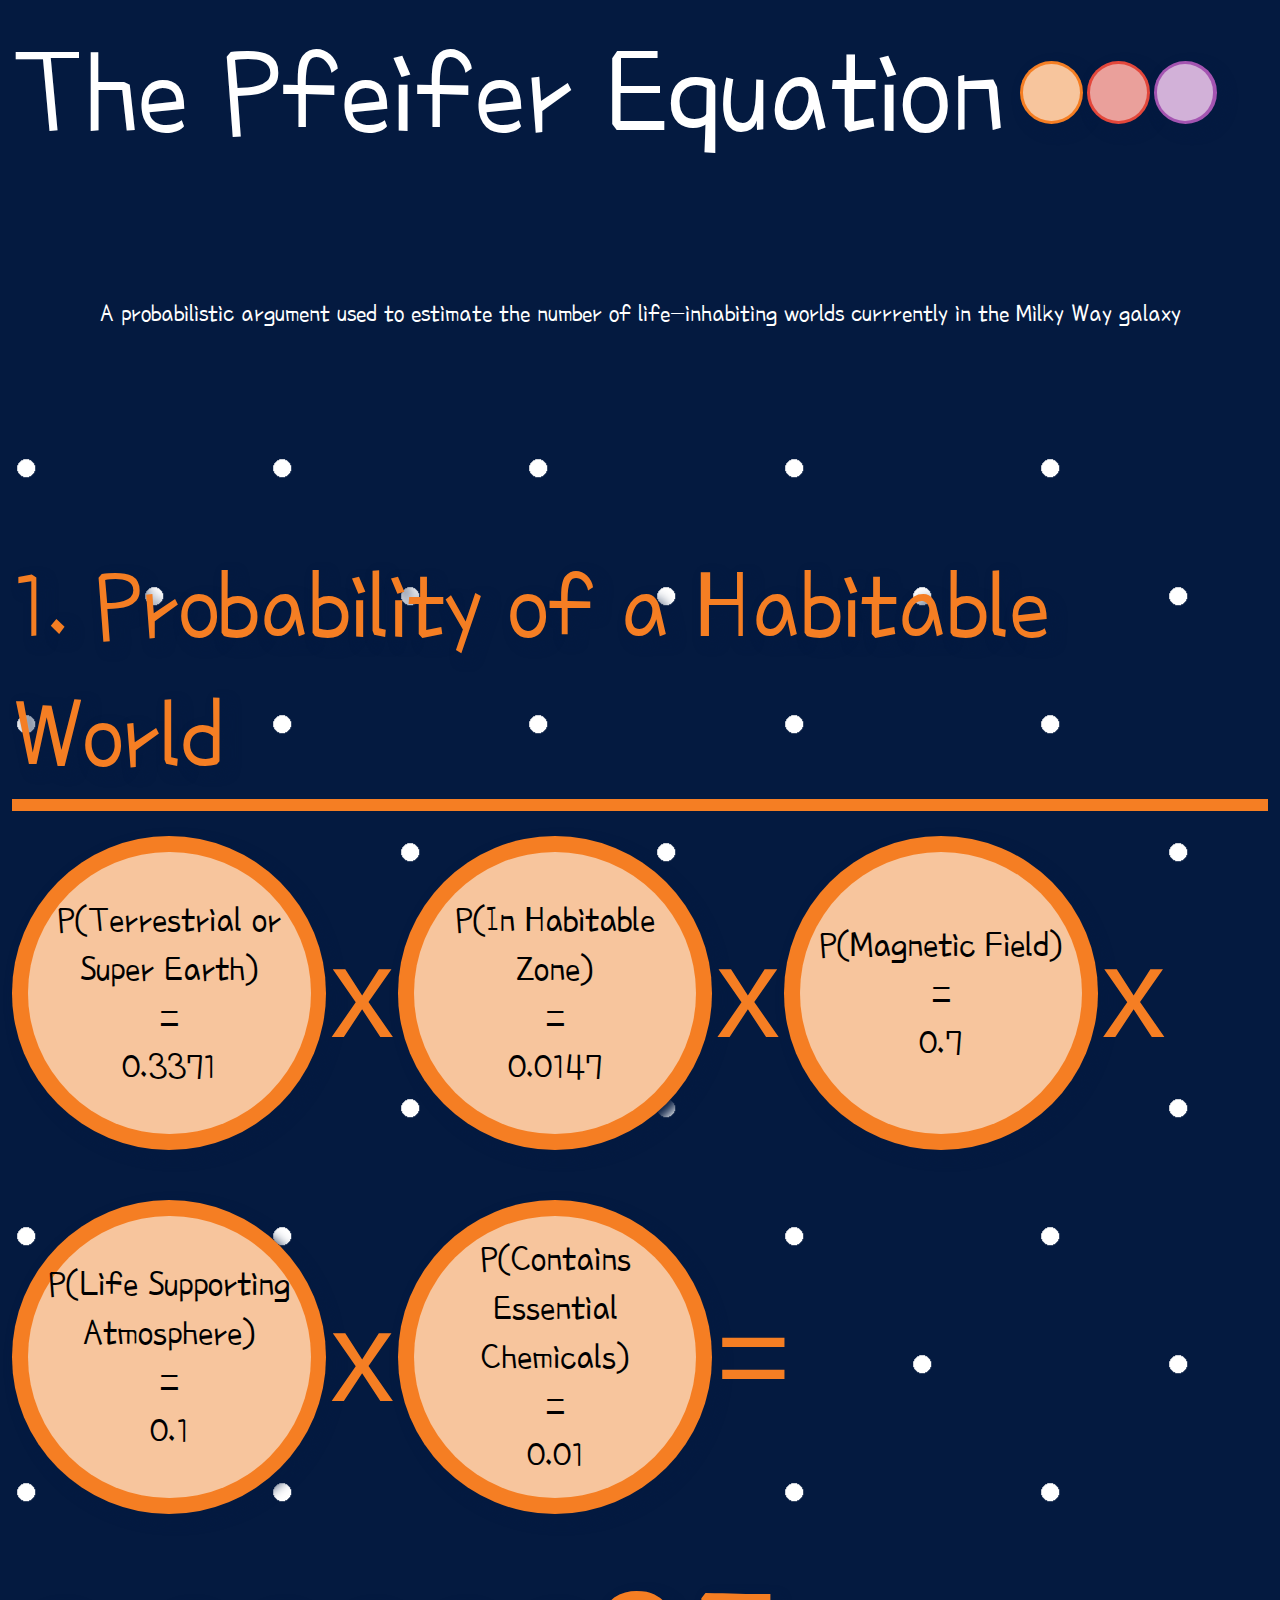
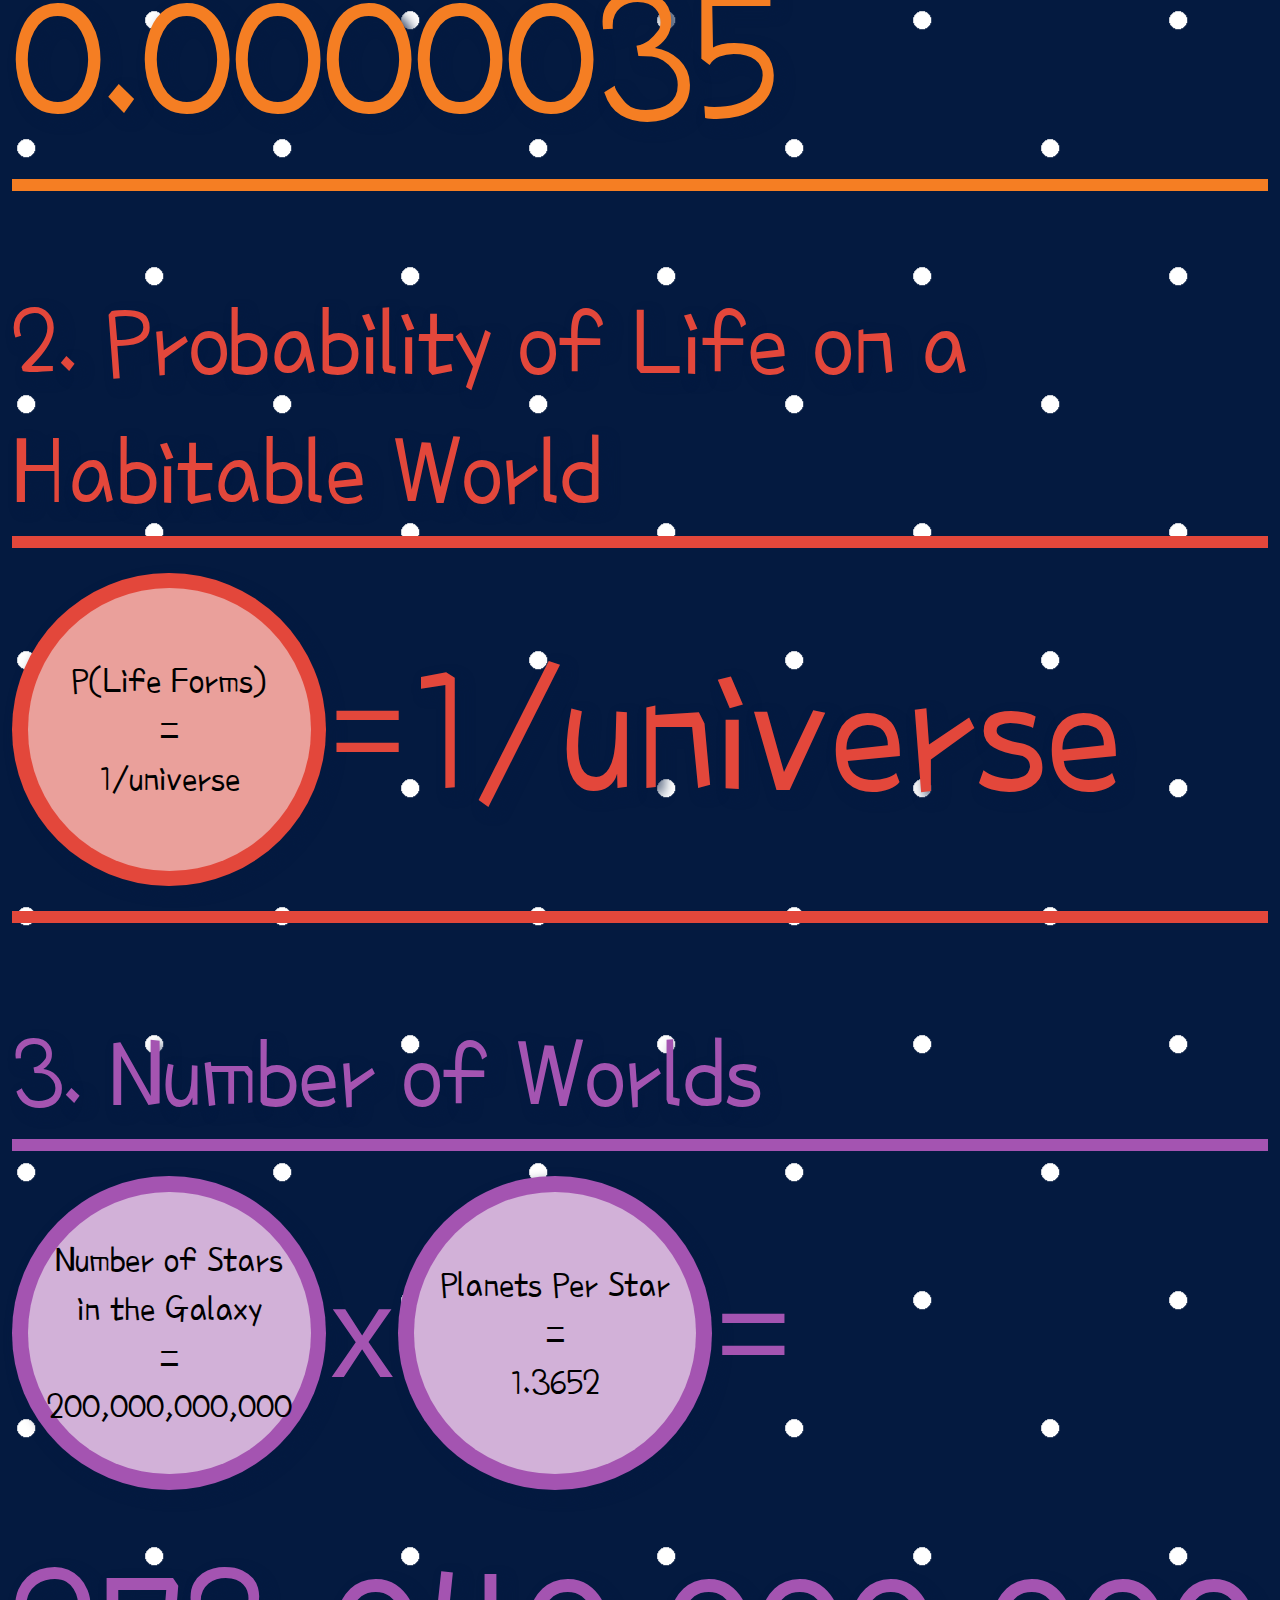
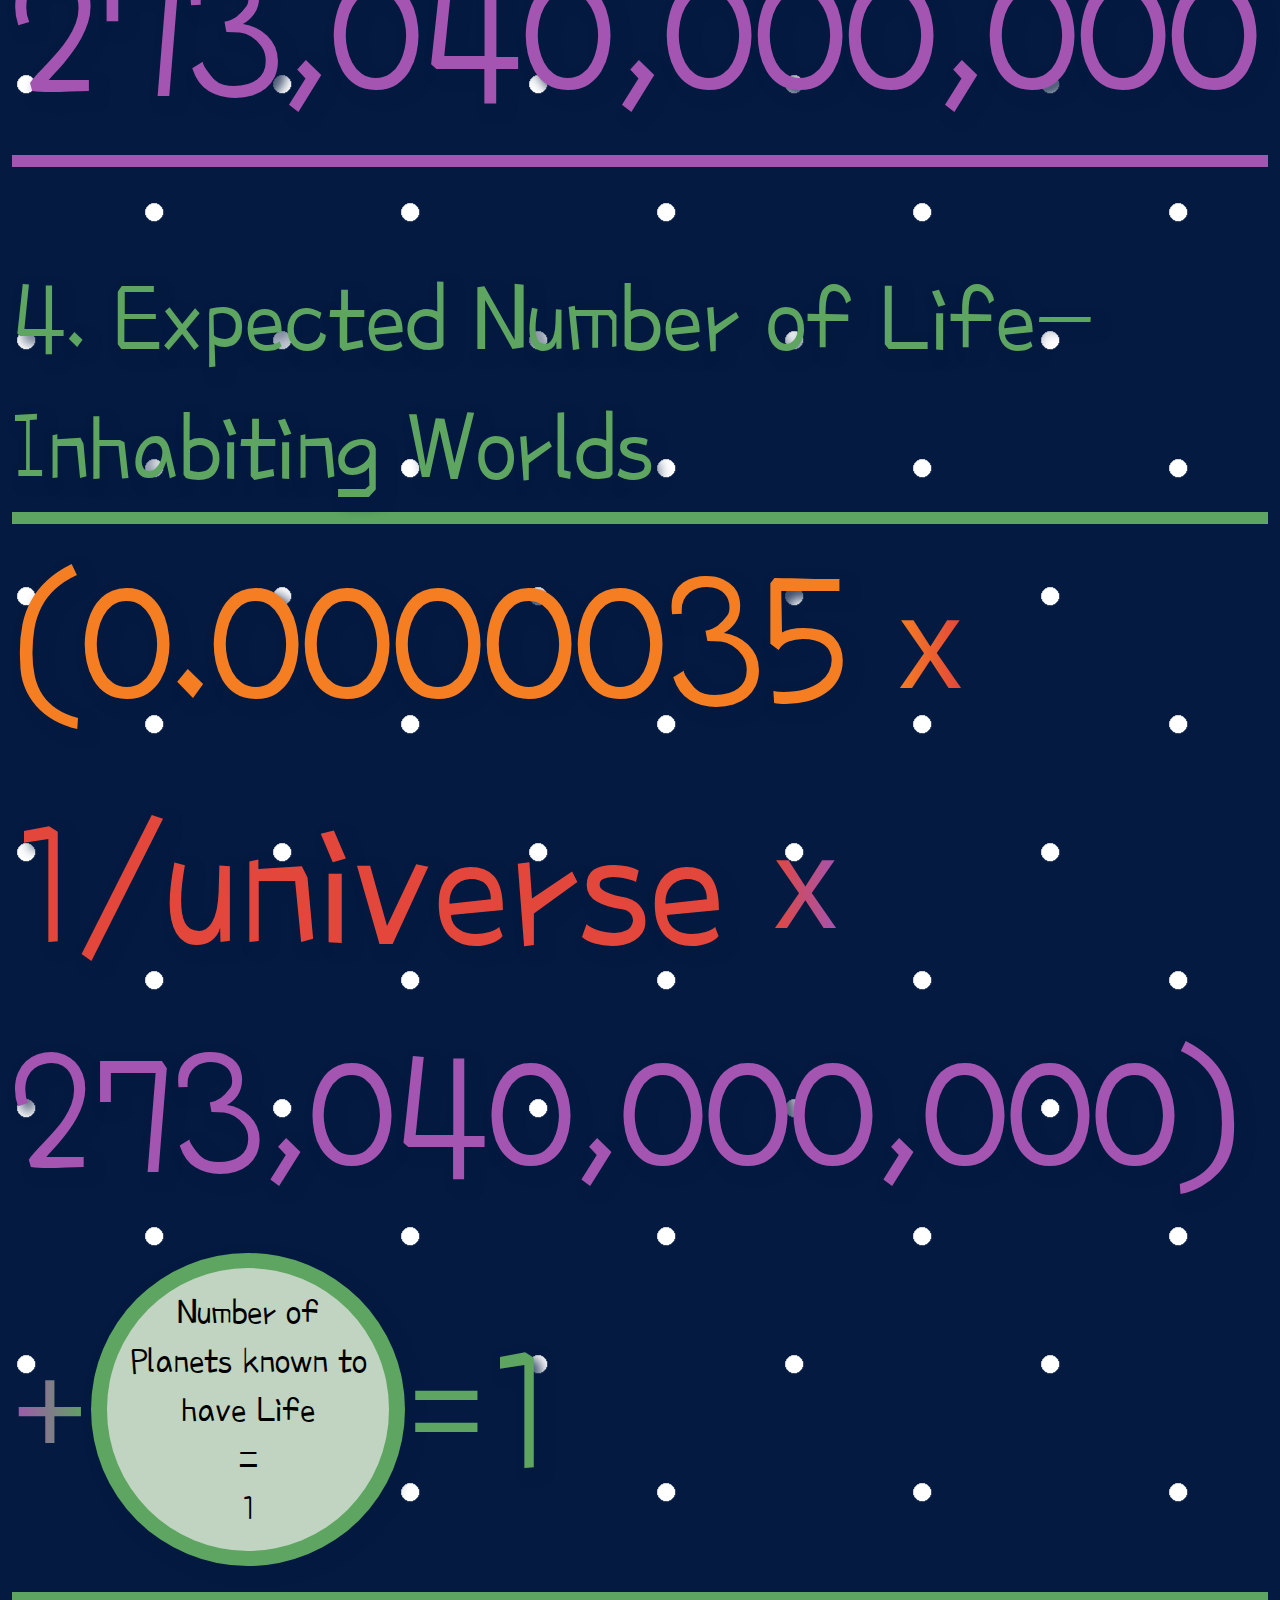
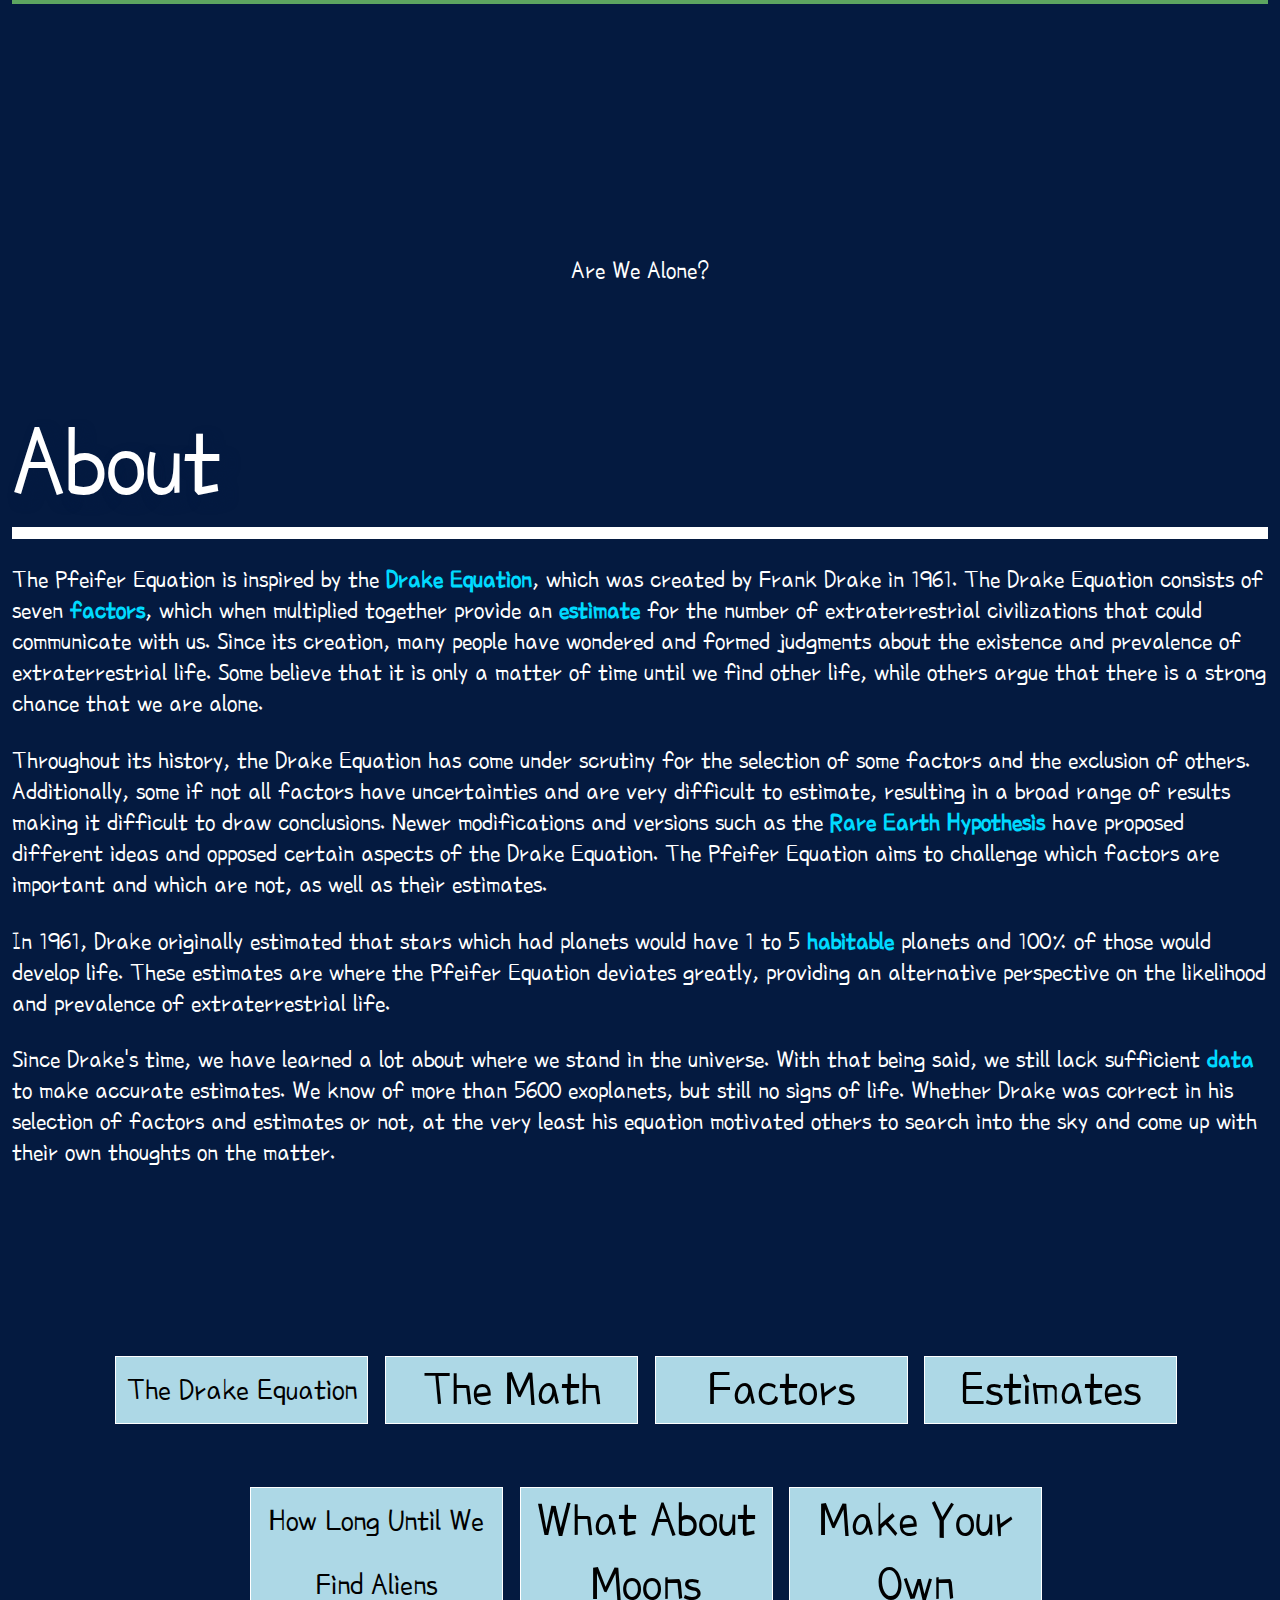
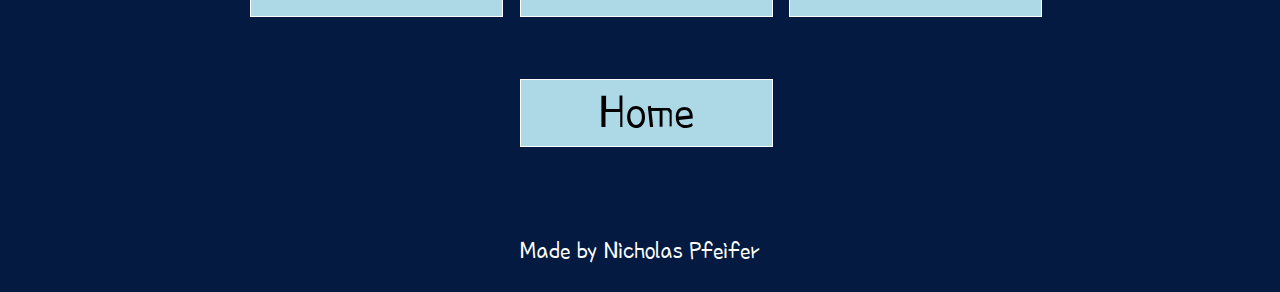
<file: index.html>
<!DOCTYPE html>
<html lang="en">
<head>
    <meta charset="UTF-8">
    <meta name="viewport" content="width=device-width, initial-scale=1.0">
    <title>The Pfeifer Equation</title>
    <link rel="icon" type="image/x-icon" href="./resources/images/Fav Sc.png">
    <link rel="stylesheet" href="./resources/index.css">
</head>
<body>
    <a href="./index.html" class="b-link"><div id = "bar">
    <h1 id="Main">The Pfeifer Equation</h1>
    <div id = "logo">
        <div class="circle outer" id="or-s"><div class="circle inner"></div></div>
        <div class="circle outer red" id="re-s"><div class="circle inner red"></div></div>
        <div class="circle outer purple" id="pu-s"><div class="circle inner purple"></div></div>
    </div>
    </div></a>

    <p id = "sub-main">A probabilistic argument used to estimate the number of life-inhabiting worlds currrently in the Milky Way galaxy</p>

    <div class="polka">
    <h2>1. Probability of a Habitable World</h2>
    <div class="circle outer"><div class="circle inner">
        P(Terrestrial or Super Earth)
        <br>
        =
        <br>
        0.3371
    </div></div>
    <div class="operator x">x</div>
    <div class="circle outer"><div class="circle inner">
        P(In Habitable Zone)
        <br>
        =
        <br>
        0.0147
    </div></div>
    <div class="operator x">x</div>
    <div class="circle outer"><div class="circle inner">
        P(Magnetic Field)
        <br>
        =
        <br>
        0.7
    </div></div>
    <div class="operator x">x</div>
    <div class="circle outer"><div class="circle inner">
        P(Life Supporting Atmosphere)
        <br>
        =
        <br>
        0.1
    </div></div>
    <div class="operator x">x</div>
    <div class="circle outer"><div class="circle inner">
        P(Contains Essential Chemicals)
        <br>
        =
        <br>
        0.01
    </div></div>
    <div class="operator =">=</div>
    <div class="result">0.0000035</div>

    <h2 class="red">2. Probability of Life on a Habitable World</h2>
    <div class="circle outer red"><div class="circle inner red">
        P(Life Forms)
        <br>
        =
        <br>
        1/universe
    </div></div>
    <div class="operator = red">=</div>
    <div class="result red">1/universe</div>

    <h2 class="purple">3. Number of Worlds</h2>
    <div class="circle outer purple"><div class="circle inner purple">
        Number of Stars 
        <br>
        in the Galaxy
        <br>
        =
        <br>
        200,000,000,000
    </div></div>
    <div class="operator x purple">x</div>
    <div class="circle outer purple"><div class="circle inner purple">
        Planets Per Star
        <br>
        =
        <br>
        1.3652
    </div></div>
    <div class="operator = purple">=</div>
    <div class="result purple">273,040,000,000</div>
    
    <h2 class="green">4. Expected Number of Life-Inhabiting Worlds</h2>
    <div class="result">(0.0000035 </div>
    <div class="operator x or-re">x</div>
    <br>
    <div class="result red">1/universe </div>
    <div class="operator x re-pr">x</div>
    <div class="result purple" id="tstb">273,040,000,000)</div>
    <div class="operator = pr-gr">+</div>

    <div class="circle outer green"><div class="circle inner green">
        Number of 
        <br>
        Planets known to have Life
        <br>
        =
        <br>
        1
    </div></div>

    <div class="operator = green">=</div>
    <!--
    <div class="result">(</div>
    <div class="result red">0</div>
    <div class="result purple">)</div>
    <div class="operator = pr-gr">+</div>
    <div class="result green">1</div>
    <div class="operator = green">=</div>
-->
    <div class="result green">1</div>



    </div>

    <p id = Alone>Are We Alone?</p>
    <h2 id="About">About</h2>
    <p>The Pfeifer Equation is inspired by the <strong>Drake Equation</strong>, which was created by Frank Drake in 1961. 
        The Drake Equation consists of seven <strong>factors</strong>, which when multiplied together provide an <strong>estimate</strong> for the number of extraterrestrial civilizations that could communicate with us. 
        Since its creation, many people have wondered and formed judgments about the existence and prevalence of extraterrestrial life. 
        Some believe that it is only a matter of time until we find other life, while others argue that there is a strong chance that we are alone.</p>
    
    <p>Throughout its history, the Drake Equation has come under scrutiny for the selection of some factors and the exclusion of others. 
        Additionally, some if not all factors have uncertainties and are very difficult to estimate, resulting in a broad range of results making it difficult to draw conclusions. 
        Newer modifications and versions such as the <strong>Rare Earth Hypothesis</strong> have proposed different ideas and opposed certain aspects of the Drake Equation. 
        The Pfeifer Equation aims to challenge which factors are important and which are not, as well as their estimates.</p>
    
    <p>In 1961, Drake originally estimated that stars which had planets would have 1 to 5 <strong>habitable</strong> planets and 100% of those would develop life. 
        These estimates are where the Pfeifer Equation deviates greatly, providing an alternative perspective on the likelihood and prevalence of extraterrestrial life.</p>
    
    <p>Since Drake's time, we have learned a lot about where we stand in the universe. 
        With that being said, we still lack sufficient <strong>data</strong> to make accurate estimates. 
        We know of more than 5600 exoplanets, but still no signs of life. 
        Whether Drake was correct in his selection of factors and estimates or not, at the very least his equation motivated others to search into the sky and come up with their own thoughts on the matter.</p>

    
    <div class="buttons">
        <a href="./resources/Supplementary Pages/Drake Equation.html" class="button"><div id = "TDE">The Drake Equation</div></a>
        <a href="./resources/Supplementary Pages/The Math.html" class="button">The Math</a>
        <a href="./resources/Supplementary Pages/Factors.html" class="button">Factors</a>
        <a href="./resources/Supplementary Pages/Estimates.html" class="button">Estimates</a>
        <a href="./resources/Supplementary Pages/Find Aliens.html" class="button" id="HL">How Long Until We Find Aliens</a>
        <a href="./resources/Supplementary Pages/What About Moons.html" class="button" id="WAM">What About Moons</a>
        <a href="./resources/Supplementary Pages/Make Your Own.html" class="button" id="MYO">Make Your Own</a>
        <br>
        <a href="./index.html" class="button">Home</a>
    </div>

    <p class="foot">Made by Nicholas Pfeifer</p>
    </body>
</html>
</file>
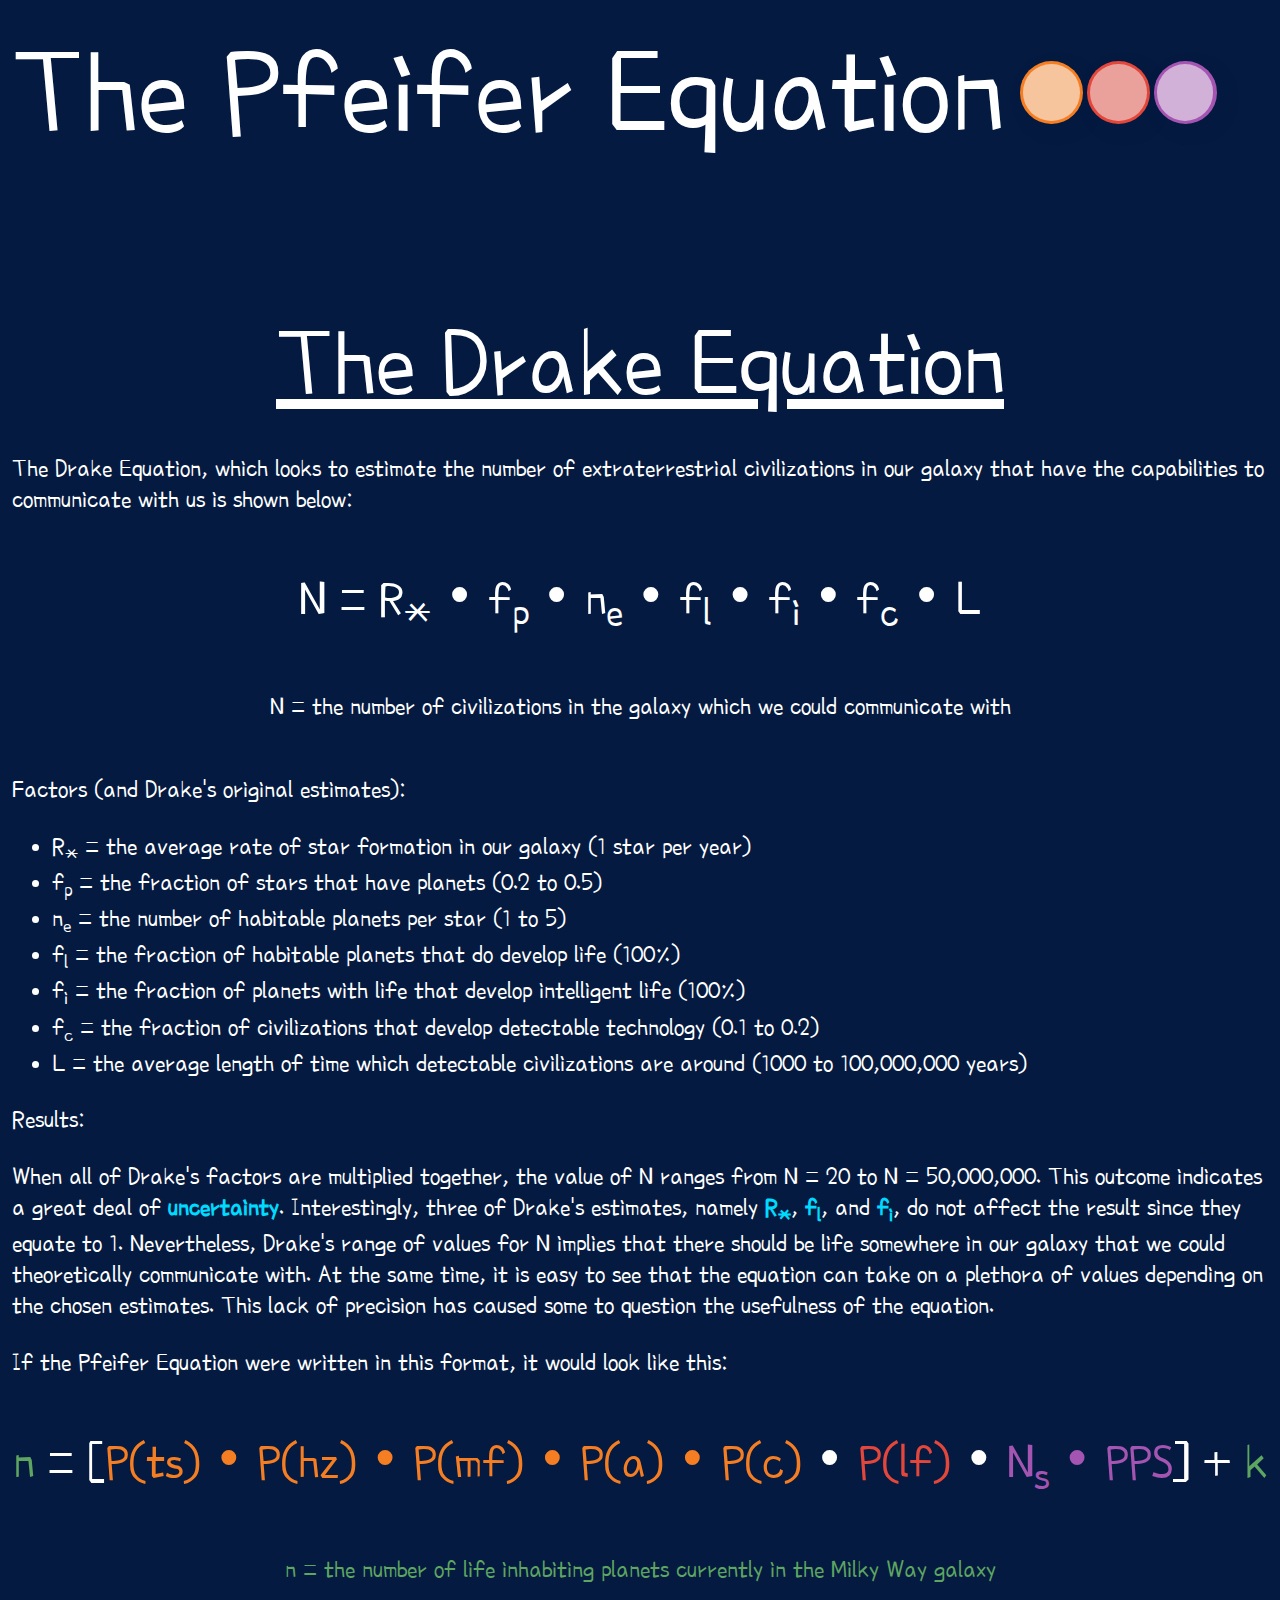
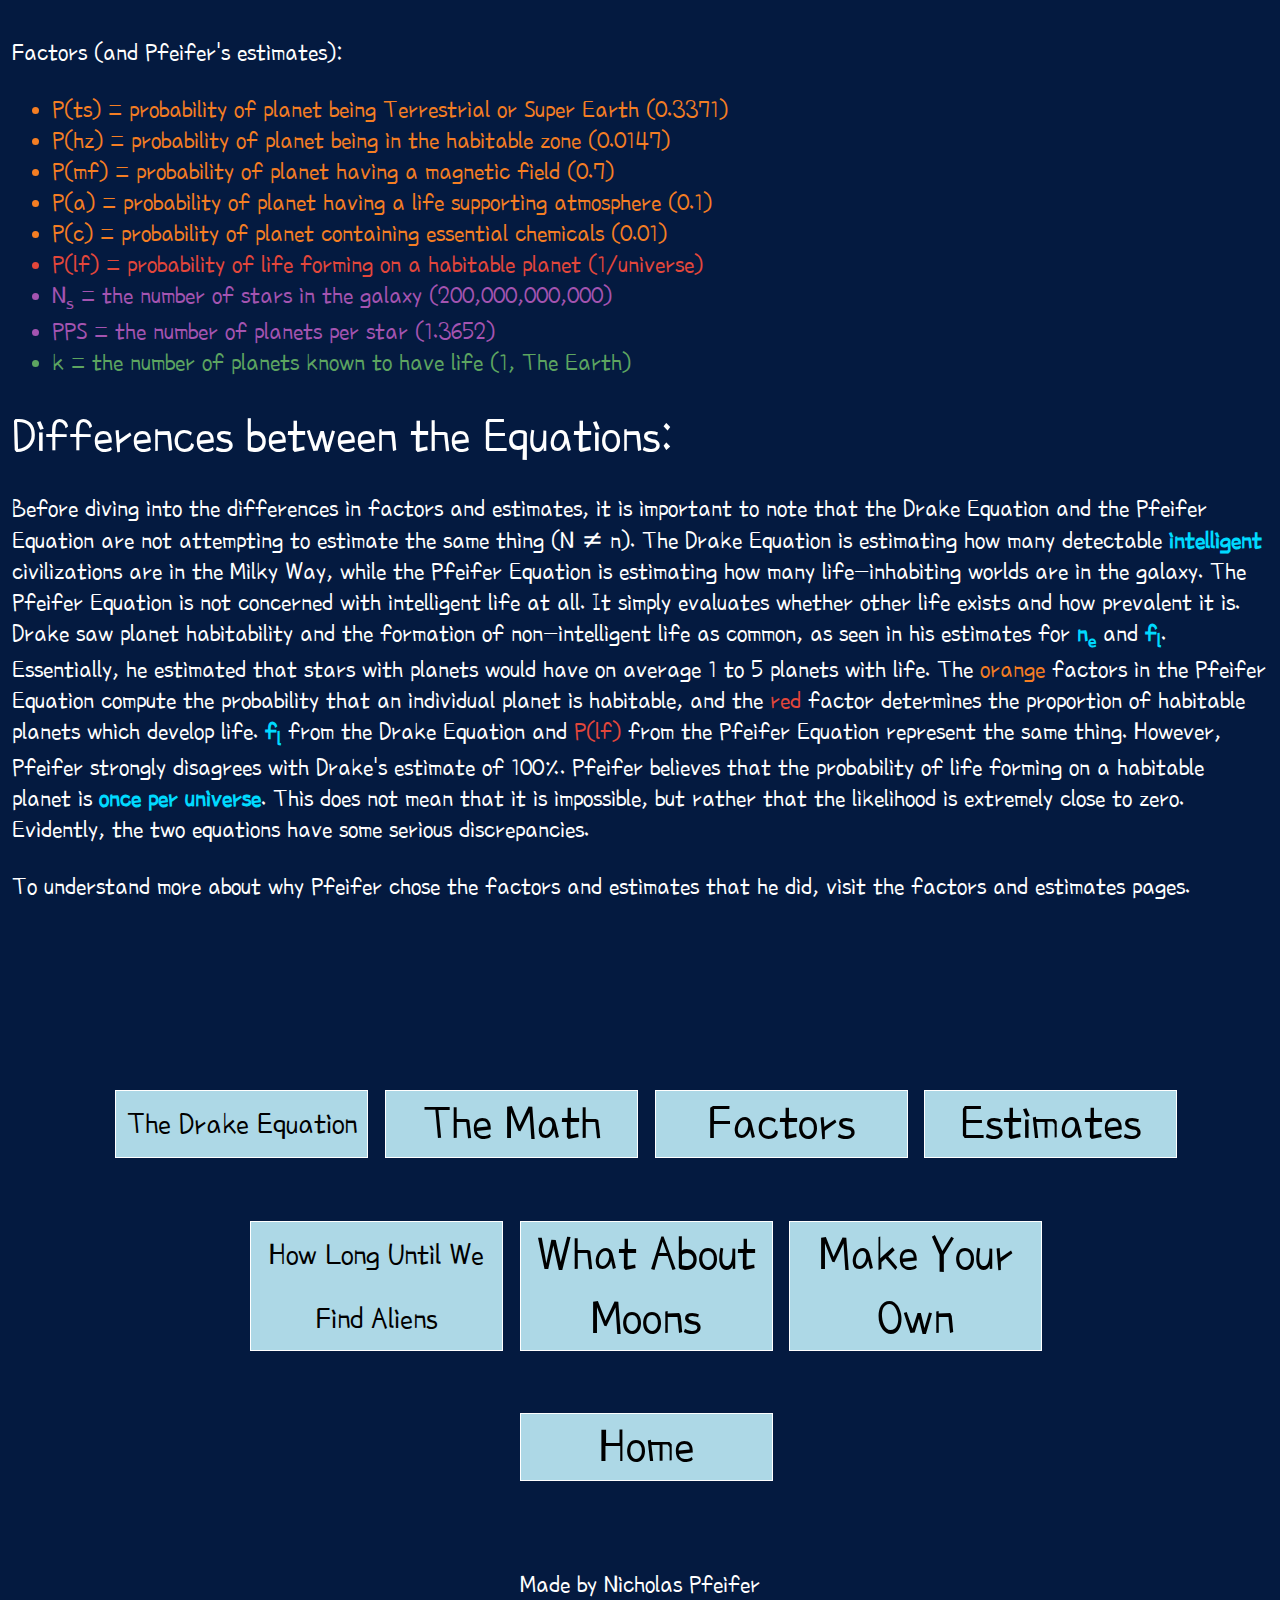
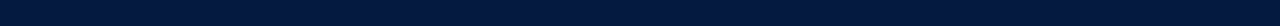
<file: resources/Supplementary Pages/Drake Equation.html>
<!DOCTYPE html>
<html lang="en">
<head>
    <meta charset="UTF-8">
    <meta name="viewport" content="width=device-width, initial-scale=1.0">
    <title>The Pfeifer Equation | The Drake Equation</title>
    <link rel="icon" type="image/x-icon" href="../images/Fav Sc.png">
    <link rel="stylesheet" href="../index.css">
</head>
<body>
    <a href="../../index.html" class="b-link"><div id = "bar">
        <h1 id="Main">The Pfeifer Equation</h1>
        <div id = "logo">
            <div class="circle outer" id="or-s"><div class="circle inner"></div></div>
            <div class="circle outer red" id="re-s"><div class="circle inner red"></div></div>
            <div class="circle outer purple" id="pu-s"><div class="circle inner purple"></div></div>
        </div>
    </div></a>
    
    <h2 class="supp-head">The Drake Equation</h2>

    <p>The Drake Equation, which looks to estimate the number of extraterrestrial civilizations in our galaxy that have the capabilities to communicate with us is shown below:</p>
    <p class="formula">N = R<sub>*</sub> &#x2022 f<sub>p</sub> &#x2022 n<sub>e</sub> &#x2022 f<sub>l</sub> &#x2022 f<sub>i</sub> &#x2022 f<sub>c</sub> &#x2022 L</p>
    <p class="caption">N = the number of civilizations in the galaxy which we could communicate with</p>
    <p>Factors (and Drake's original estimates):</p>
    <ul>
        <li>R<sub>*</sub> = the average rate of star formation in our galaxy (1 star per year)</li>
        <li>f<sub>p</sub> = the fraction of stars that have planets (0.2 to 0.5)</li>
        <li>n<sub>e</sub> = the number of habitable planets per star (1 to 5)</li>
        <li>f<sub>l</sub> = the fraction of habitable planets that do develop life (100%)</li>
        <li>f<sub>i</sub> = the fraction of planets with life that develop intelligent life (100%)</li>
        <li>f<sub>c</sub> = the fraction of civilizations that develop detectable technology (0.1 to 0.2)</li>
        <li>L = the average length of time which detectable civilizations are around (1000 to 100,000,000 years)</li>
    </ul>
    <p>Results:</p>
    <p>When all of Drake's factors are multiplied together, the value of N ranges from N = 20 to N = 50,000,000.
        This outcome indicates a great deal of <strong>uncertainty</strong>. 
        Interestingly, three of Drake's estimates, namely <strong>R<sub>*</sub></strong>, <strong>f<sub>l</sub></strong>, and <strong>f<sub>i</sub></strong>, do not affect the result since they equate to 1. 
        Nevertheless, Drake's range of values for N implies that there should be life somewhere in our galaxy that we could theoretically communicate with. 
        At the same time, it is easy to see that the equation can take on a plethora of values depending on the chosen estimates. 
        This lack of precision has caused some to question the usefulness of the equation.
    </p>
    <p>If the Pfeifer Equation were written in this format, it would look like this:</p>
    <p class="formula"><span class="green">n</span> = [<span class=orange>P(ts) &#x2022 P(hz) &#x2022 P(mf) &#x2022 P(a) &#x2022 P(c)</span> &#x2022 <span class="red">P(lf)</span> &#x2022 <span class="purple">N<sub>s</sub> &#x2022 PPS</span>] + <span class="green">k</span></p>
    <p class="caption green">n = the number of life inhabiting planets currently in the Milky Way galaxy</p>
    <p>Factors (and Pfeifer's estimates):</p>
    <ul>
        <li class="orange">P(ts) = probability of planet being Terrestrial or Super Earth (0.3371)</li>
        <li class="orange">P(hz) = probability of planet being in the habitable zone (0.0147)</li>
        <li class="orange">P(mf) = probability of planet having a magnetic field (0.7)</li>
        <li class="orange">P(a) = probability of planet having a life supporting atmosphere (0.1)</li>
        <li class="orange">P(c) = probability of planet containing essential chemicals (0.01)</li>
        <li class="red">P(lf) = probability of life forming on a habitable planet (1/universe)</li>
        <li class="purple">N<sub>s</sub> = the number of stars in the galaxy (200,000,000,000)</li>
        <li class="purple">PPS = the number of planets per star (1.3652)</li>
        <li class="green">k = the number of planets known to have life (1, The Earth)</li>
    </ul>


    <h4>Differences between the Equations:</h4>
    <p>Before diving into the differences in factors and estimates, it is important to note that the Drake Equation and the Pfeifer Equation are not attempting to estimate the same thing (N ≠ n). 
        The Drake Equation is estimating how many detectable <strong>intelligent</strong> civilizations are in the Milky Way, while the Pfeifer Equation is estimating how many life-inhabiting worlds are in the galaxy. 
        The Pfeifer Equation is not concerned with intelligent life at all. 
        It simply evaluates whether other life exists and how prevalent it is. 
        Drake saw planet habitability and the formation of non-intelligent life as common, as seen in his estimates for <strong>n<sub>e</sub></strong> and <strong>f<sub>l</sub></strong>. 
        Essentially, he estimated that stars with planets would have on average 1 to 5 planets with life. 
        The <span class="orange">orange</span> factors in the Pfeifer Equation compute the probability that an individual planet is habitable, and the <span class="red">red</span> factor determines the proportion of habitable planets which develop life. 
        <strong>f<sub>l</sub></strong> from the Drake Equation and <span class="red">P(lf)</span> from the Pfeifer Equation represent the same thing. 
        However, Pfeifer strongly disagrees with Drake's estimate of 100%. 
        Pfeifer believes that the probability of life forming on a habitable planet is <strong>once per universe</strong>. 
        This does not mean that it is impossible, but rather that the likelihood is extremely close to zero.  
        Evidently, the two equations have some serious discrepancies.
    </p>

    <p>To understand more about why Pfeifer chose the factors and estimates that he did, visit the factors and estimates pages.</p>

    <div class="buttons">
        <a href="./Drake Equation.html" class="button"><div id = "TDE">The Drake Equation</div></a>
        <a href="./The Math.html" class="button">The Math</a>
        <a href="./Factors.html" class="button">Factors</a>
        <a href="./Estimates.html" class="button">Estimates</a>
        <a href="./Find Aliens.html" class="button" id="HL">How Long Until We Find Aliens</a>
        <a href="./What About Moons.html" class="button" id="WAM">What About Moons</a>
        <a href="./Make Your Own.html" class="button" id="MYO">Make Your Own</a>
        <br>
        <a href="../../index.html" class="button">Home</a>
    </div>

    <p class="foot">Made by Nicholas Pfeifer</p>
</body>
</html>
</file>
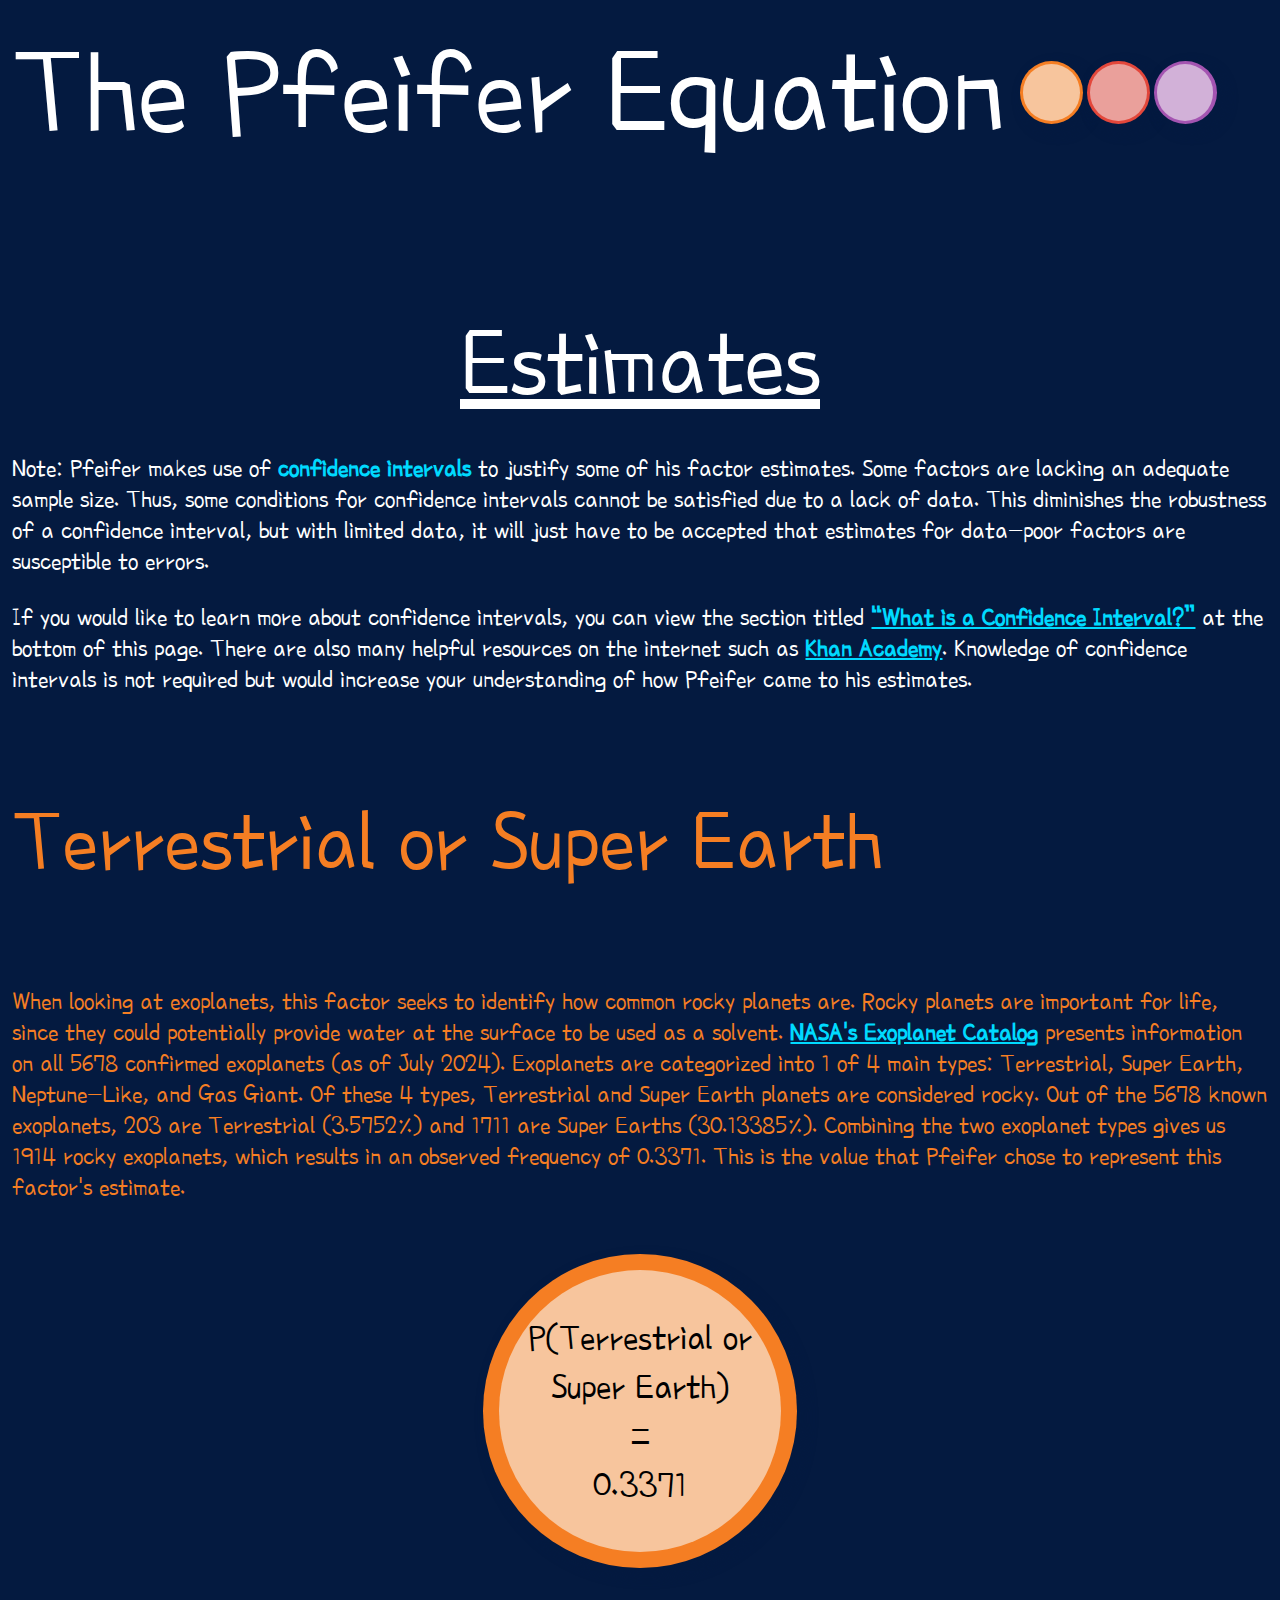
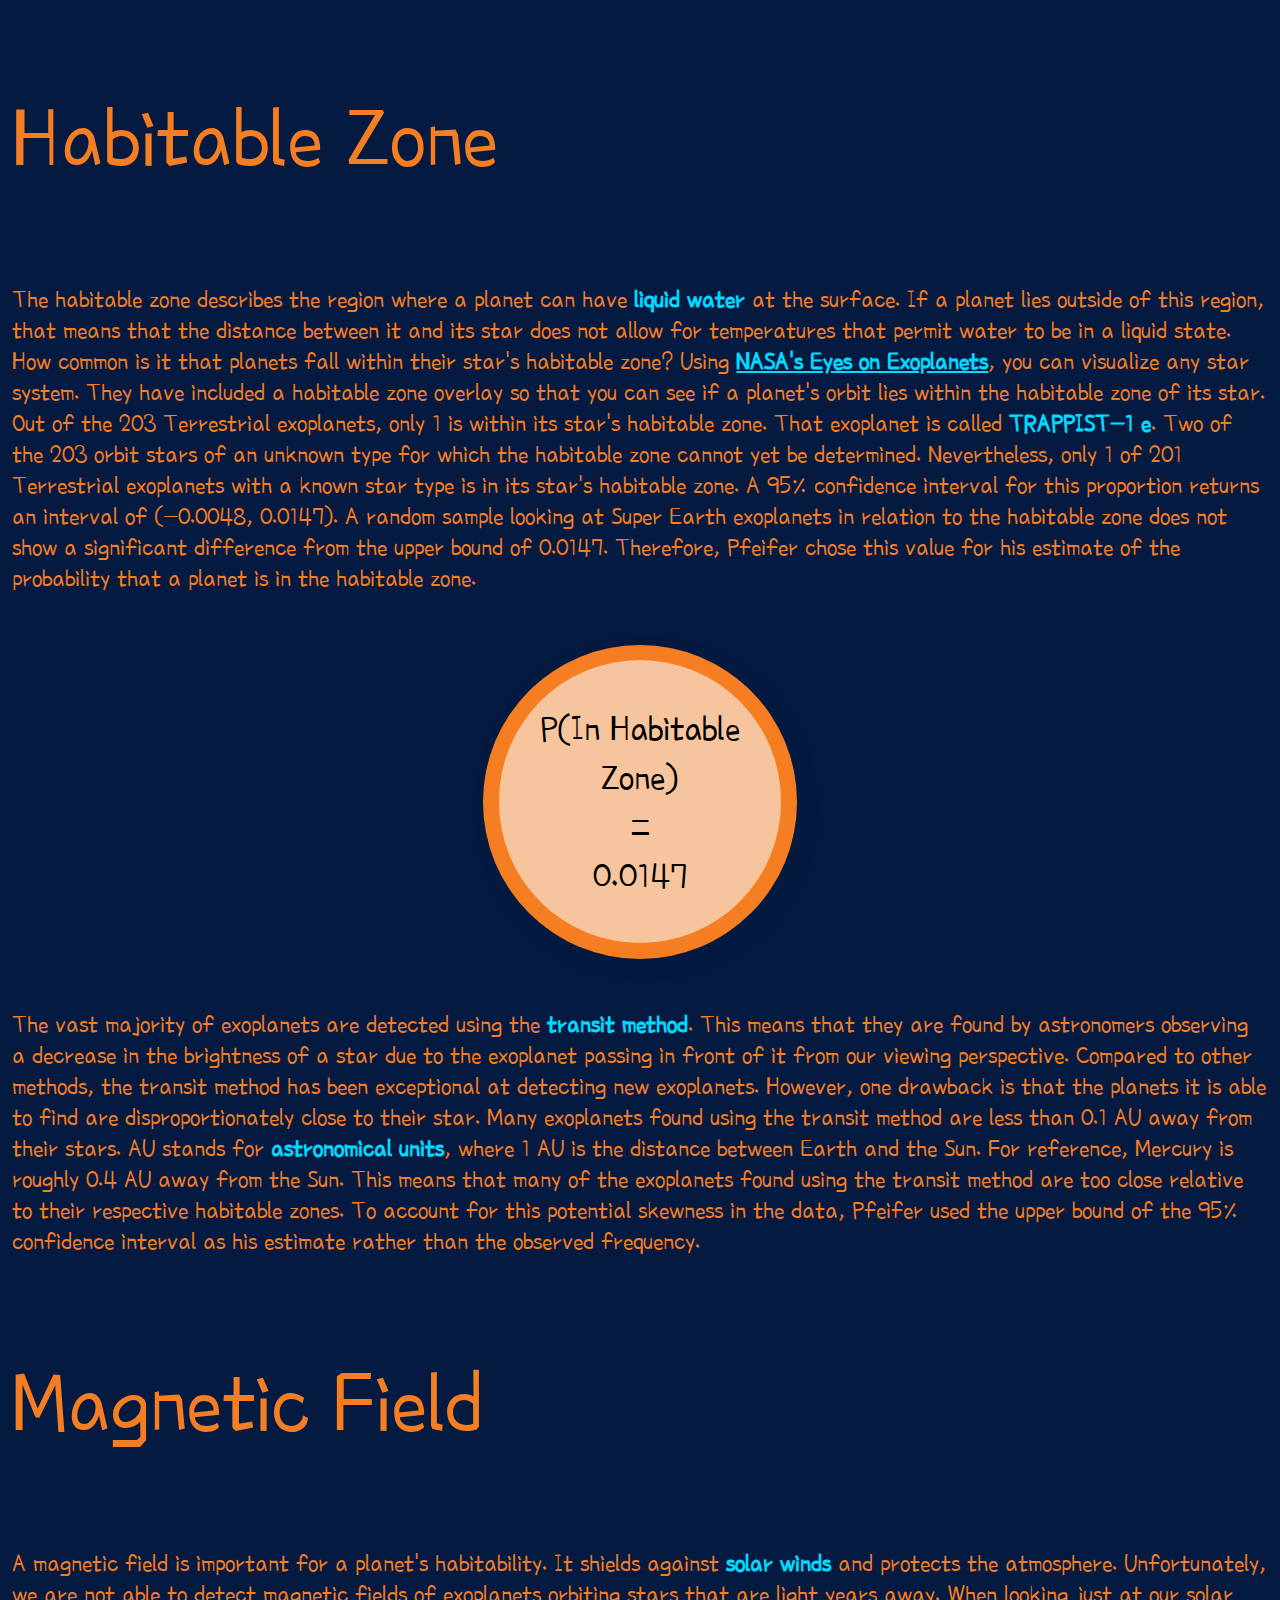
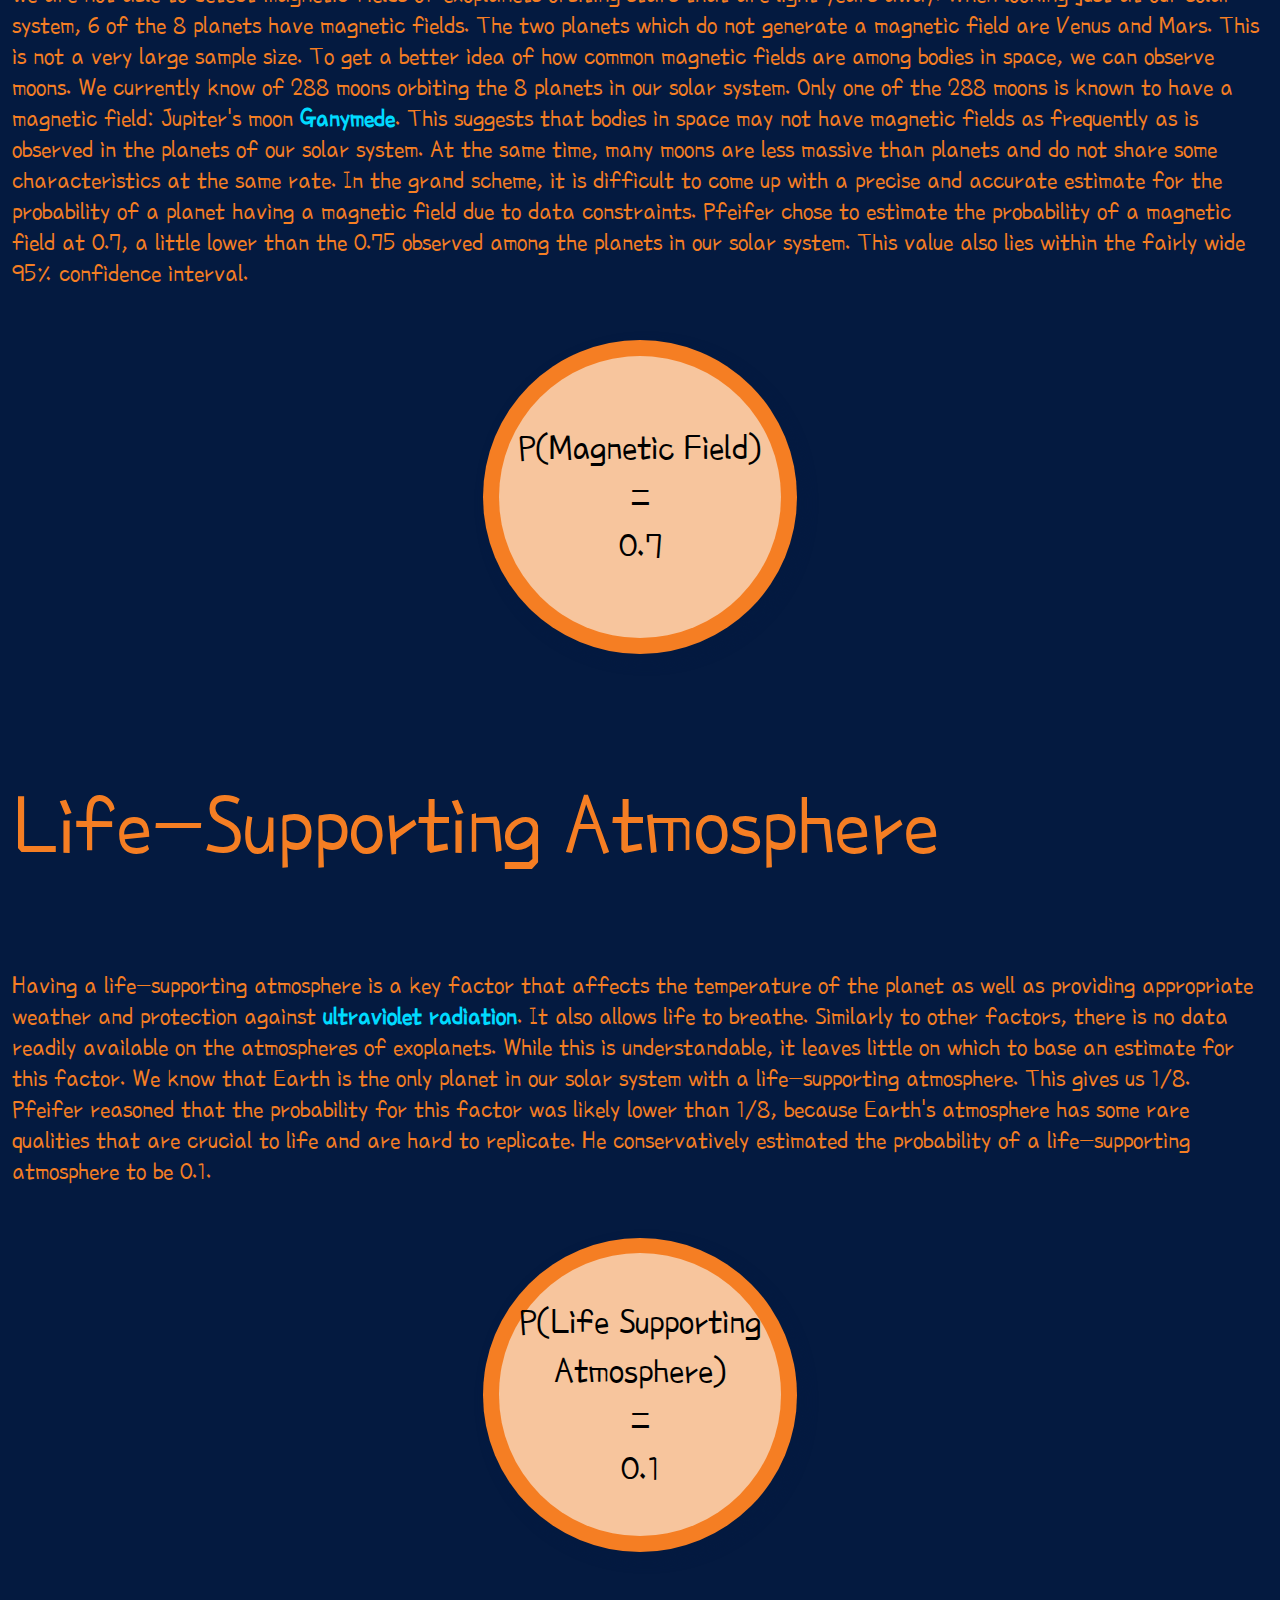
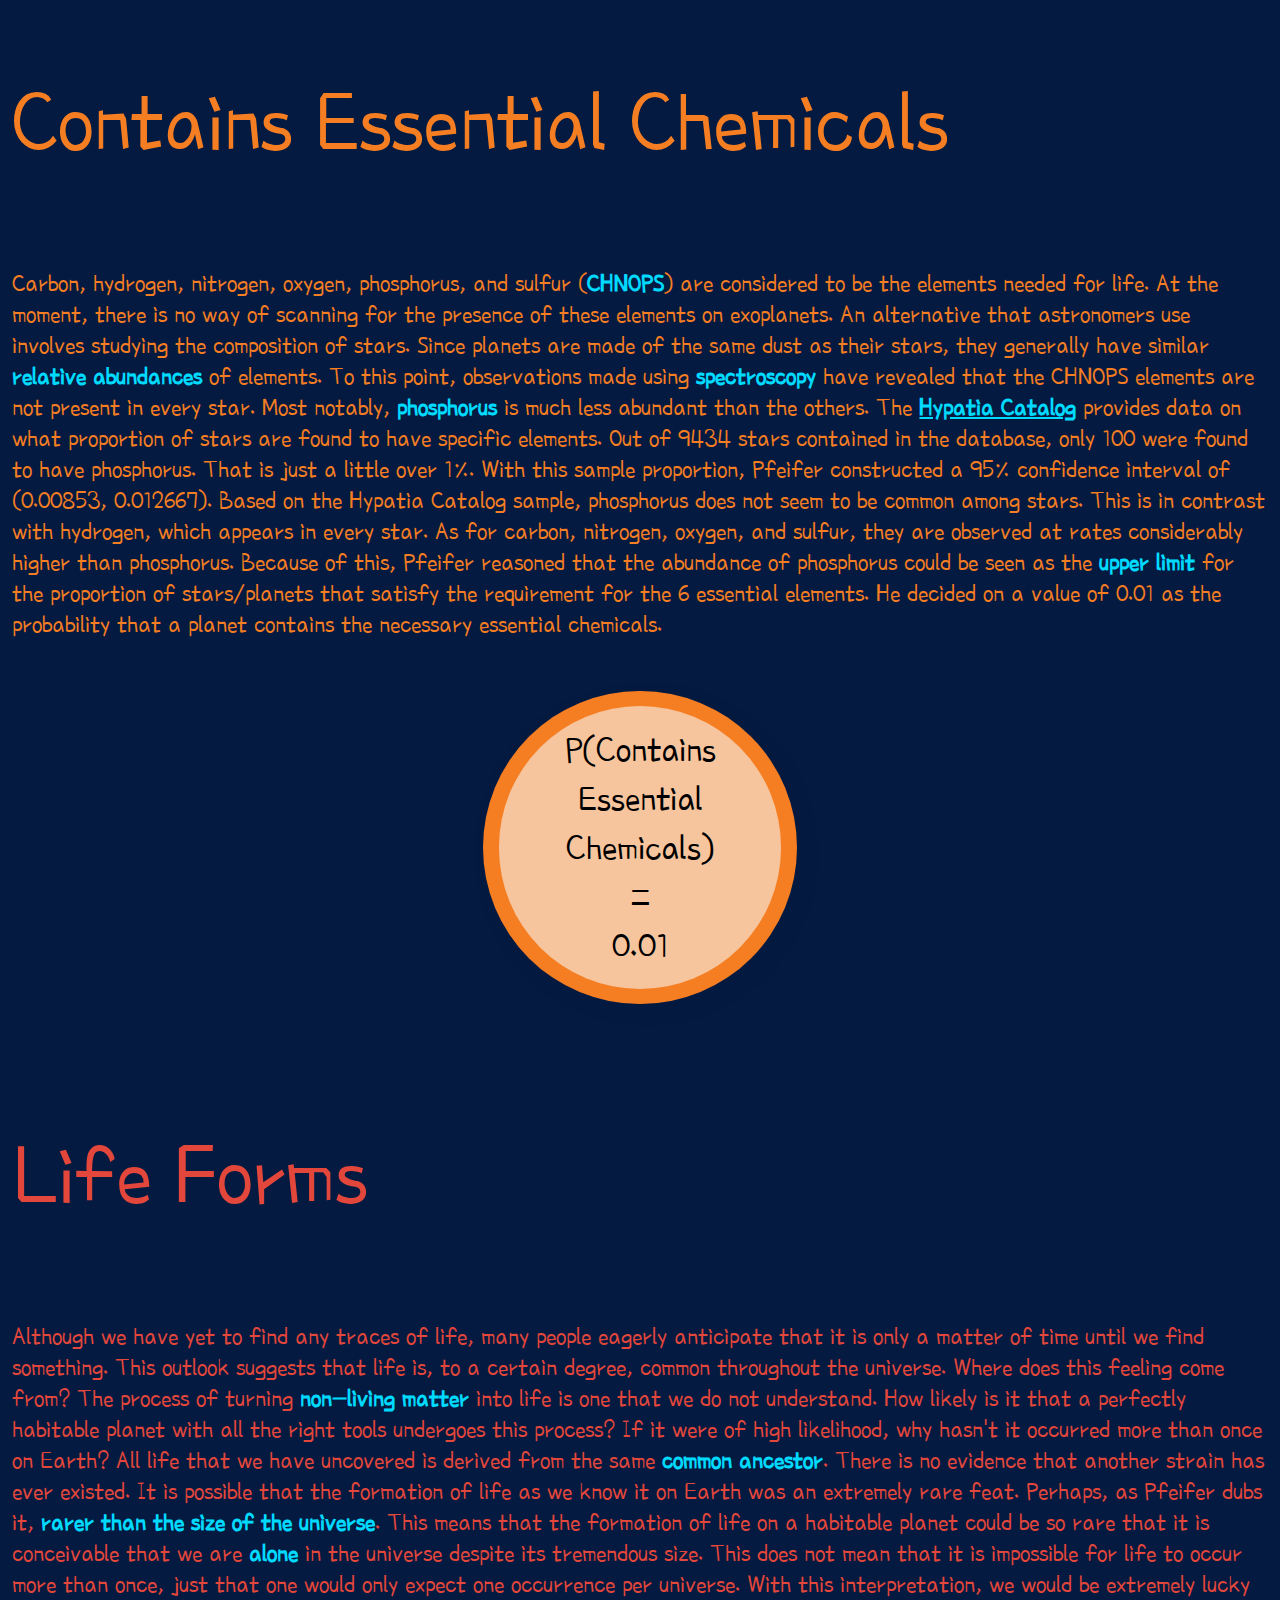
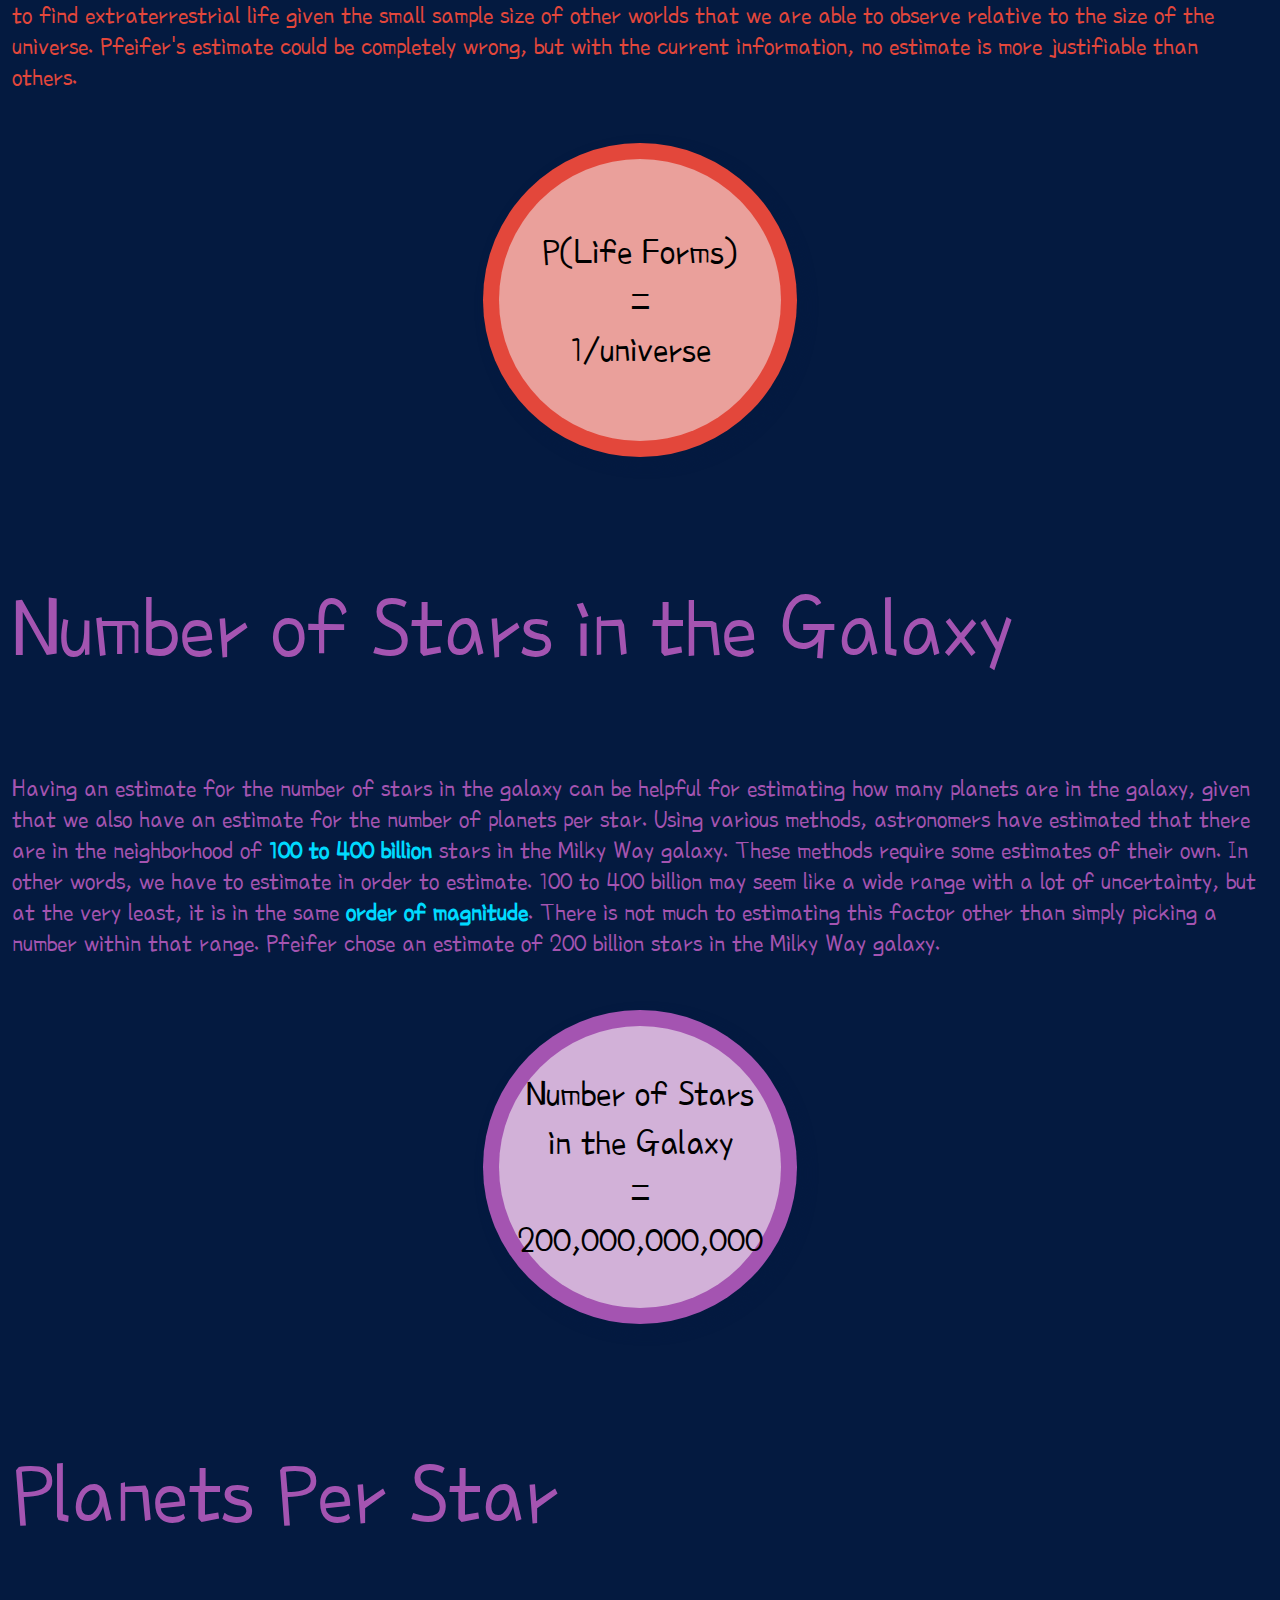
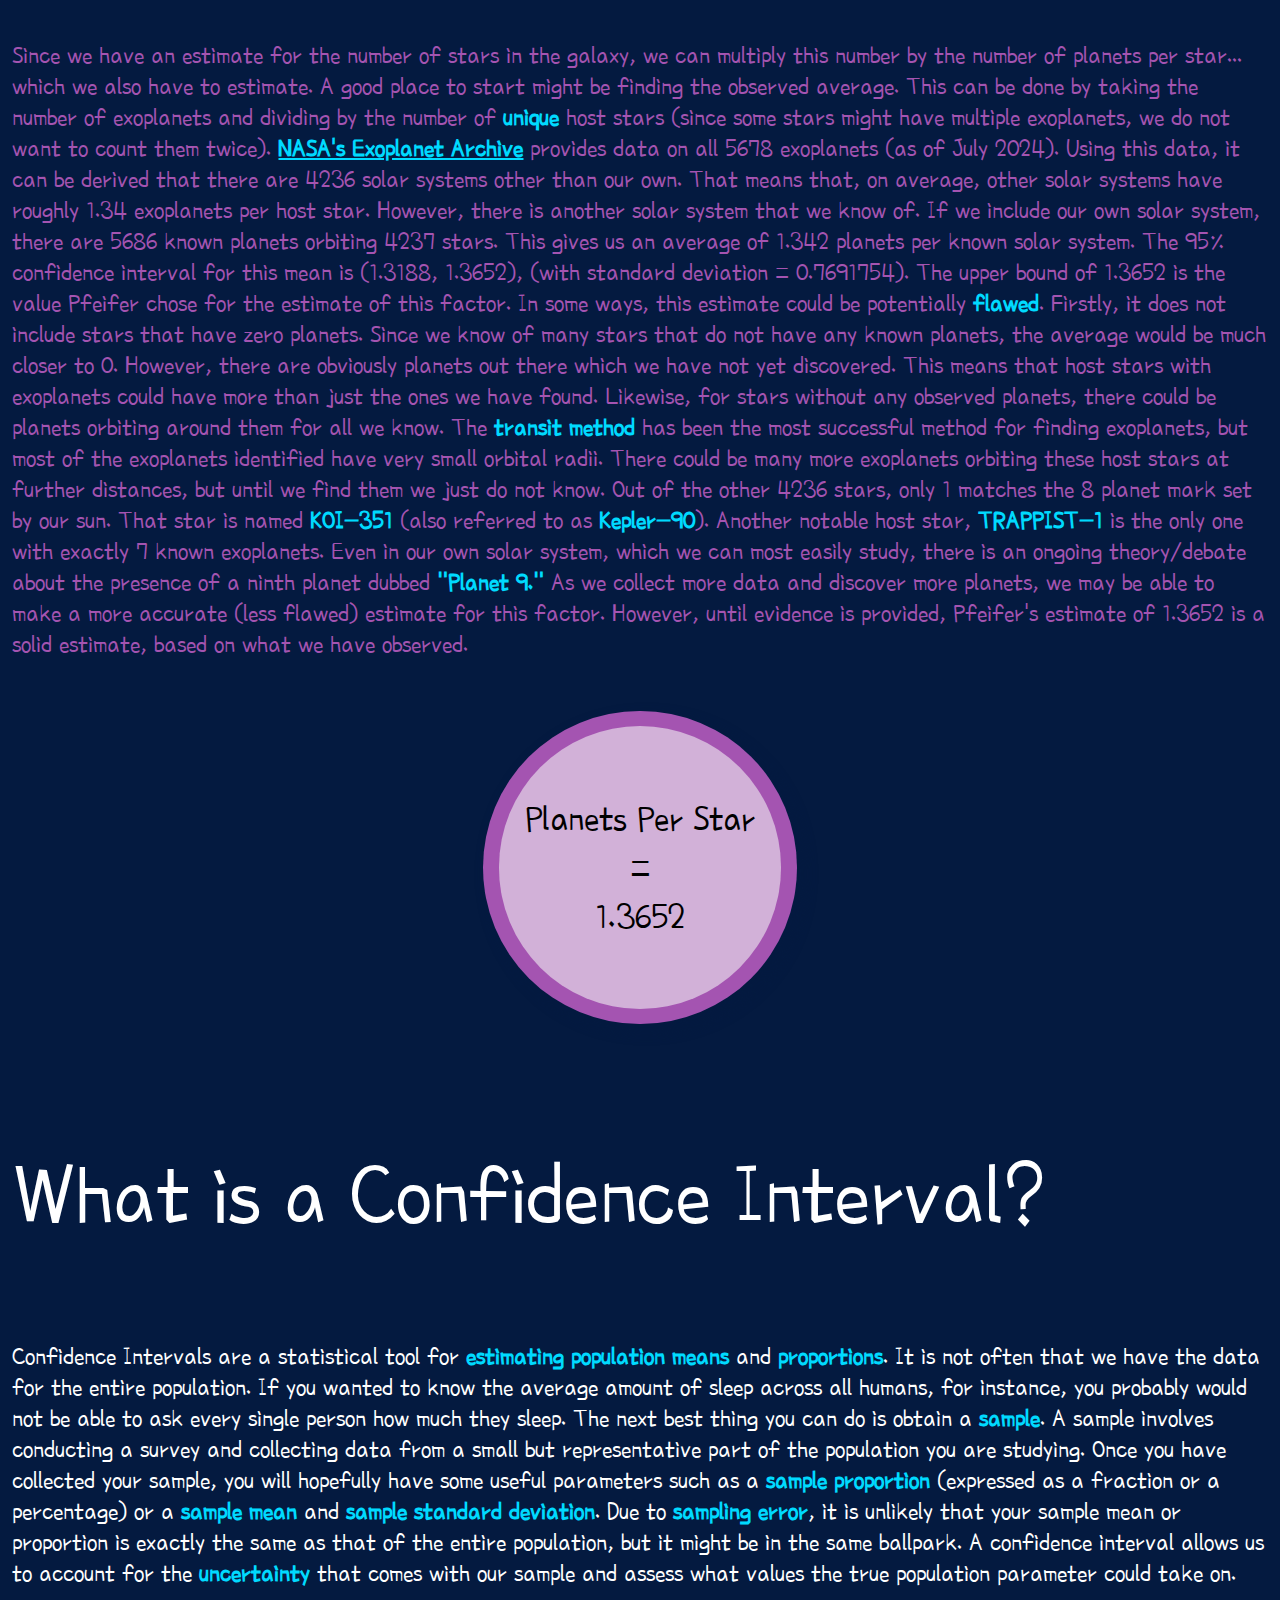
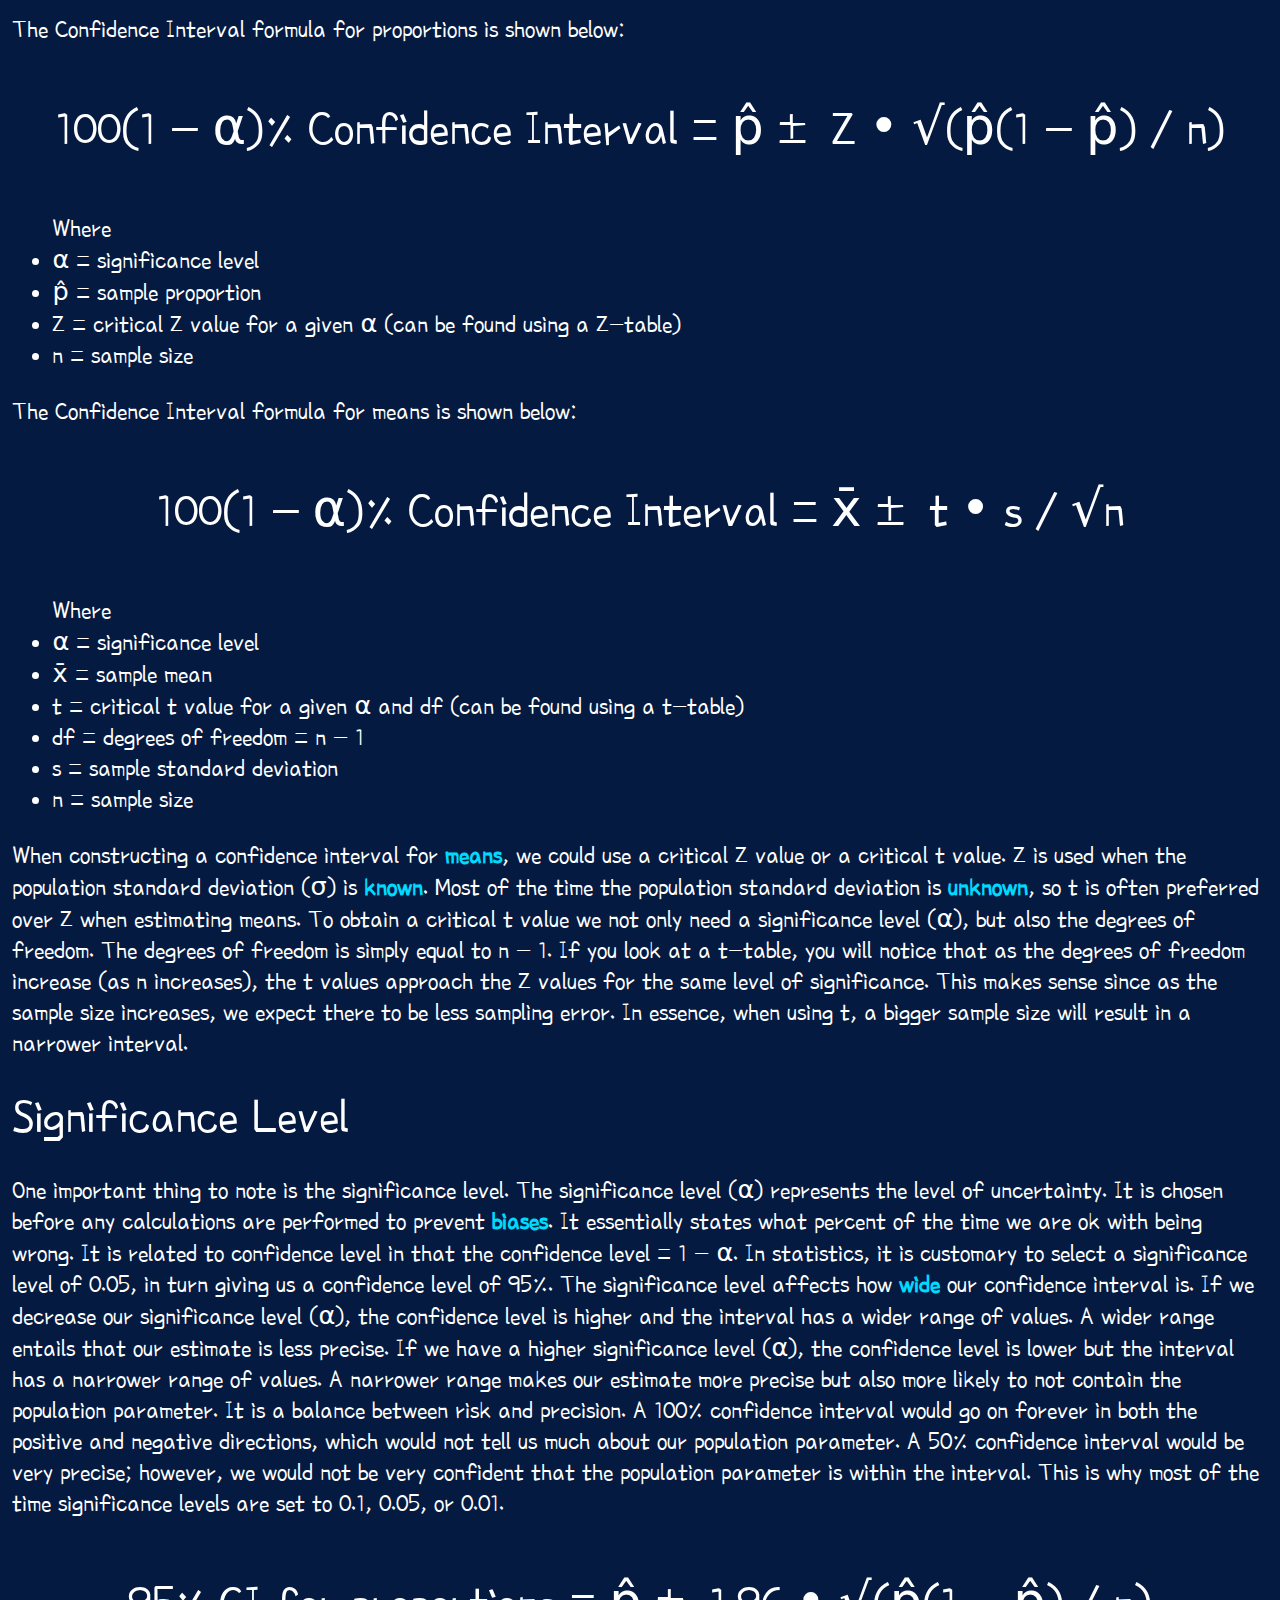
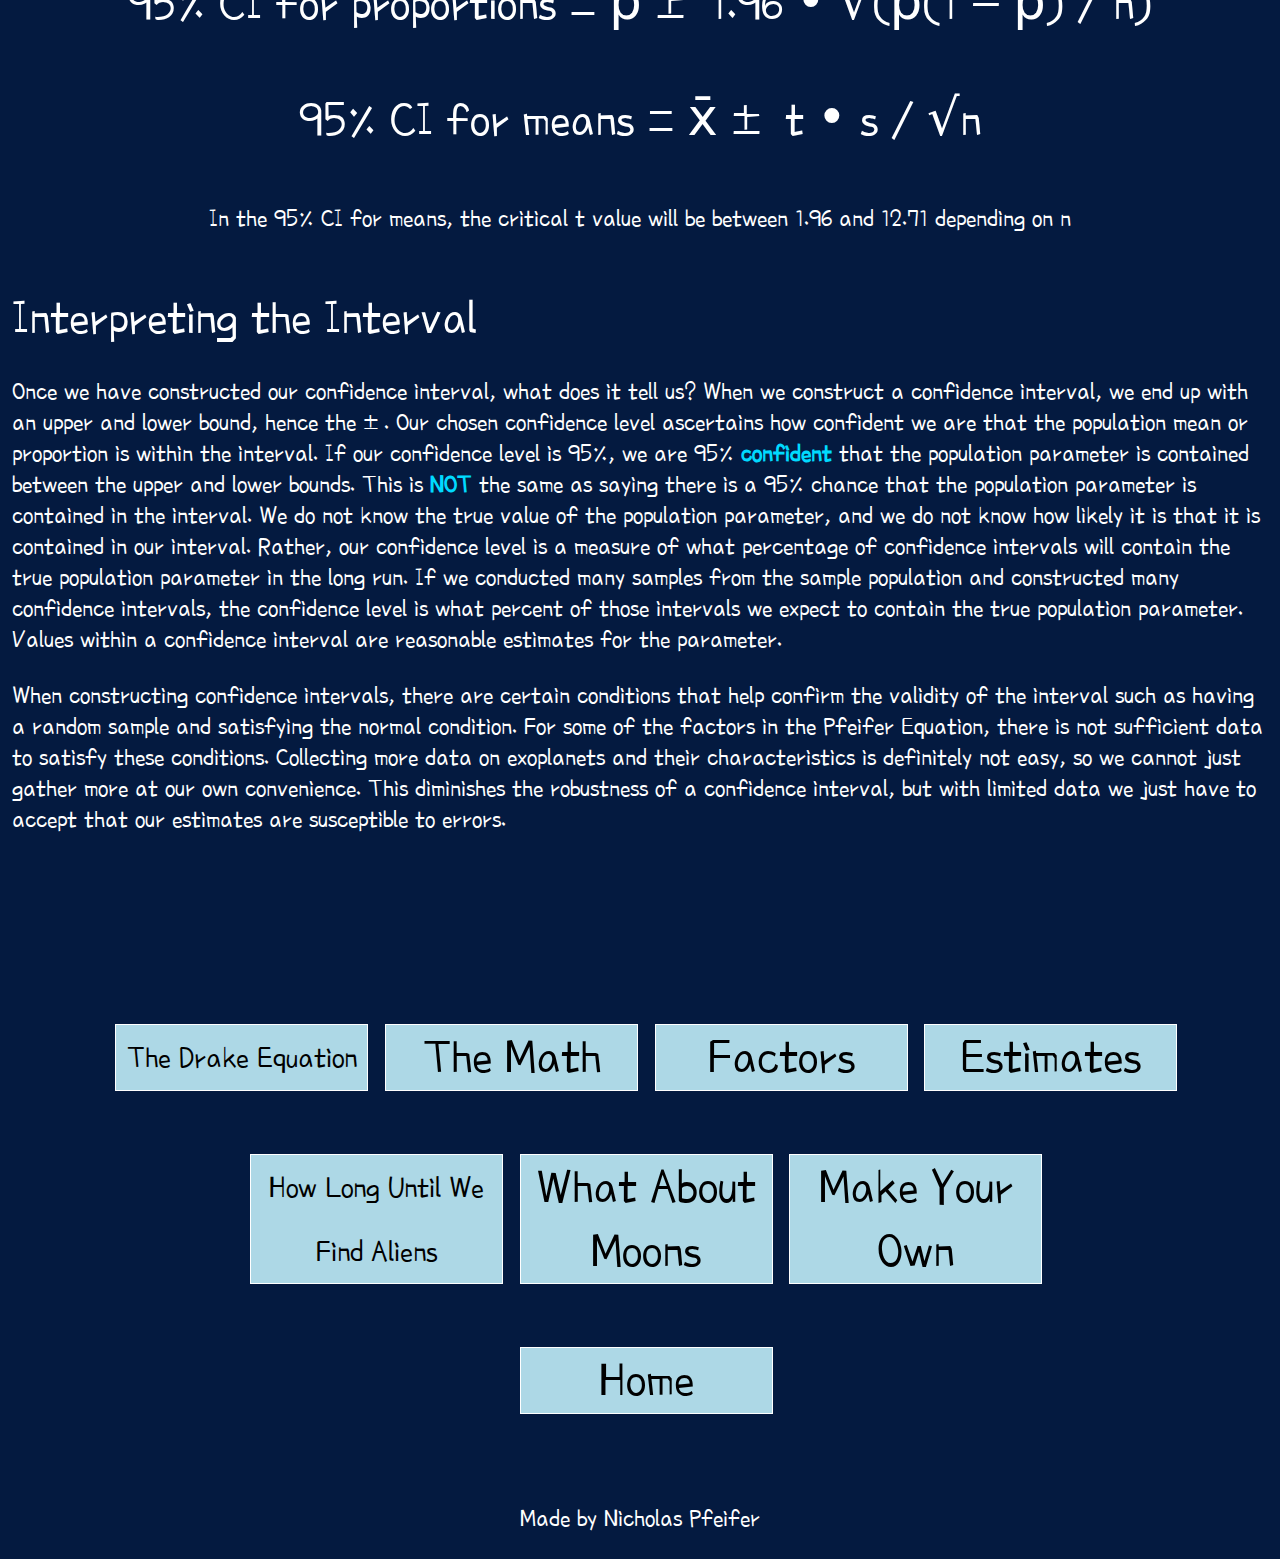
<file: resources/Supplementary Pages/Estimates.html>
<!DOCTYPE html>
<html lang="en">
<head>
    <meta charset="UTF-8">
    <meta name="viewport" content="width=device-width, initial-scale=1.0">
    <title>The Pfeifer Equation | Estimates</title>
    <link rel="icon" type="image/x-icon" href="../images/Fav Sc.png">
    <link rel="stylesheet" href="../index.css">
</head>
<body>
    <a href="../../index.html" class="b-link"><div id = "bar">
        <h1 id="Main">The Pfeifer Equation</h1>
        <div id = "logo">
            <div class="circle outer" id="or-s"><div class="circle inner"></div></div>
            <div class="circle outer red" id="re-s"><div class="circle inner red"></div></div>
            <div class="circle outer purple" id="pu-s"><div class="circle inner purple"></div></div>
        </div>
        </div></a>
    <h2 class="supp-head">Estimates</h2>

    <p>Note: Pfeifer makes use of <strong>confidence intervals</strong> to justify some of his factor estimates. 
        Some factors are lacking an adequate sample size. 
        Thus, some conditions for confidence intervals cannot be satisfied due to a lack of data. 
        This diminishes the robustness of a confidence interval, but with limited data, it will just have to be accepted that estimates for data-poor factors are susceptible to errors.</p>
    <p>If you would like to learn more about confidence intervals, you can view the section titled <a href="#WIACI" class="i-link"><strong>“What is a Confidence Interval?”</strong></a> at the bottom of this page. 
        There are also many helpful resources on the internet such as <a href="https://www.khanacademy.org/math/statistics-probability/confidence-intervals-one-sample" target="_blank" class="i-link"><strong>Khan Academy</strong></a>. 
        Knowledge of confidence intervals is not required but would increase your understanding of how Pfeifer came to his estimates.</p>

    <h3>Terrestrial or Super Earth</h3>
    <p class="orange">When looking at exoplanets, this factor seeks to identify how common rocky planets are. 
        Rocky planets are important for life, since they could potentially provide water at the surface to be used as a solvent. 
        <a href="https://science.nasa.gov/exoplanets/exoplanet-catalog/" target="_blank" class="i-link"><strong>NASA's Exoplanet Catalog</strong></a> presents information on all 5678 confirmed exoplanets (as of July 2024). 
        Exoplanets are categorized into 1 of 4 main types: Terrestrial, Super Earth, Neptune-Like, and Gas Giant. 
        Of these 4 types, Terrestrial and Super Earth planets are considered rocky. 
        Out of the 5678 known exoplanets, 203 are Terrestrial (3.5752%) and 1711 are Super Earths (30.13385%). 
        Combining the two exoplanet types gives us 1914 rocky exoplanets, which results in an observed frequency of 0.3371. 
        This is the value that Pfeifer chose to represent this factor's estimate.</p>
    <div class="centered"><div class="circle outer"><div class="circle inner">
        P(Terrestrial or Super Earth)
        <br>
        =
        <br>
        0.3371
    </div></div></div>

    <h3>Habitable Zone</h3>
    <p class="orange">The habitable zone describes the region where a planet can have <strong>liquid water</strong> at the surface. 
        If a planet lies outside of this region, that means that the distance between it and its star does not allow for temperatures that permit water to be in a liquid state. 
        How common is it that planets fall within their star's habitable zone? 
        Using <a href="https://eyes.nasa.gov/apps/exo/#/" target="_blank" class="i-link"><strong>NASA's Eyes on Exoplanets</strong></a>, you can visualize any star system. 
        They have included a habitable zone overlay so that you can see if a planet's orbit lies within the habitable zone of its star. 
        Out of the 203 Terrestrial exoplanets, only 1 is within its star's habitable zone. 
        That exoplanet is called <strong>TRAPPIST-1 e</strong>. 
        Two of the 203 orbit stars of an unknown type for which the habitable zone cannot yet be determined. 
        Nevertheless, only 1 of 201 Terrestrial exoplanets with a known star type is in its star's habitable zone. 
        A 95% confidence interval for this proportion returns an interval of (-0.0048, 0.0147). 
        A random sample looking at Super Earth exoplanets in relation to the habitable zone does not show a significant difference from the upper bound of 0.0147. 
        Therefore, Pfeifer chose this value for his estimate of the probability that a planet is in the habitable zone.</p>
    <div class="centered"><div class="circle outer"><div class="circle inner">
        P(In Habitable Zone)
        <br>
        =
        <br>
        0.0147
    </div></div></div>
    <p class="orange">The vast majority of exoplanets are detected using the <strong>transit method</strong>. 
        This means that they are found by astronomers observing a decrease in the brightness of a star due to the exoplanet passing in front of it from our viewing perspective. 
        Compared to other methods, the transit method has been exceptional at detecting new exoplanets. 
        However, one drawback is that the planets it is able to find are disproportionately close to their star. 
        Many exoplanets found using the transit method are less than 0.1 AU away from their stars. 
        AU stands for <strong>astronomical units</strong>, where 1 AU is the distance between Earth and the Sun. 
        For reference, Mercury is roughly 0.4 AU away from the Sun. 
        This means that many of the exoplanets found using the transit method are too close relative to their respective habitable zones. 
        To account for this potential skewness in the data, Pfeifer used the upper bound of the 95% confidence interval as his estimate rather than the observed frequency.</p>

    <h3>Magnetic Field</h3>
    <p class="orange">A magnetic field is important for a planet's habitability. 
        It shields against <strong>solar winds</strong> and protects the atmosphere. 
        Unfortunately, we are not able to detect magnetic fields of exoplanets orbiting stars that are light years away. 
        When looking just at our solar system, 6 of the 8 planets have magnetic fields. 
        The two planets which do not generate a magnetic field are Venus and Mars. 
        This is not a very large sample size. 
        To get a better idea of how common magnetic fields are among bodies in space, we can observe moons. 
        We currently know of 288 moons orbiting the 8 planets in our solar system. 
        Only one of the 288 moons is known to have a magnetic field: Jupiter's moon <strong>Ganymede</strong>. 
        This suggests that bodies in space may not have magnetic fields as frequently as is observed in the planets of our solar system. 
        At the same time, many moons are less massive than planets and do not share some characteristics at the same rate. 
        In the grand scheme, it is difficult to come up with a precise and accurate estimate for the probability of a planet having a magnetic field due to data constraints. 
        Pfeifer chose to estimate the probability of a magnetic field at 0.7, a little lower than the 0.75 observed among the planets in our solar system. 
        This value also lies within the fairly wide 95% confidence interval.</p>
        <div class="centered"><div class="circle outer"><div class="circle inner">
            P(Magnetic Field)
            <br>
            =
            <br>
            0.7
        </div></div></div>

    <h3>Life-Supporting Atmosphere</h3>
    <p class="orange">Having a life-supporting atmosphere is a key factor that affects the temperature of the planet as well as providing appropriate weather and protection against <strong>ultraviolet radiation</strong>. 
        It also allows life to breathe. 
        Similarly to other factors, there is no data readily available on the atmospheres of exoplanets. 
        While this is understandable, it leaves little on which to base an estimate for this factor. 
        We know that Earth is the only planet in our solar system with a life-supporting atmosphere. 
        This gives us 1/8. 
        Pfeifer reasoned that the probability for this factor was likely lower than 1/8, because Earth's atmosphere has some rare qualities that are crucial to life and are hard to replicate. 
        He conservatively estimated the probability of a life-supporting atmosphere to be 0.1.</p>
        <div class="centered"><div class="circle outer"><div class="circle inner">
            P(Life Supporting Atmosphere)
            <br>
            =
            <br>
            0.1
        </div></div></div>

    <h3>Contains Essential Chemicals</h3>
    <p class="orange">Carbon, hydrogen, nitrogen, oxygen, phosphorus, and sulfur (<strong>CHNOPS</strong>) are considered to be the elements needed for life. 
        At the moment, there is no way of scanning for the presence of these elements on exoplanets. 
        An alternative that astronomers use involves studying the composition of stars. 
        Since planets are made of the same dust as their stars, they generally have similar <strong>relative abundances</strong> of elements. 
        To this point, observations made using <strong>spectroscopy</strong> have revealed that the CHNOPS elements are not present in every star. 
        Most notably, <strong>phosphorus</strong> is much less abundant than the others. 
        The <a href="https://www.hypatiacatalog.com/" target="_blank" class="i-link"><strong>Hypatia Catalog</strong></a> provides data on what proportion of stars are found to have specific elements. 
        Out of 9434 stars contained in the database, only 100 were found to have phosphorus. 
        That is just a little over 1%. With this sample proportion, Pfeifer constructed a 95% confidence interval of (0.00853, 0.012667). 
        Based on the Hypatia Catalog sample, phosphorus does not seem to be common among stars. 
        This is in contrast with hydrogen, which appears in every star. 
        As for carbon, nitrogen, oxygen, and sulfur, they are observed at rates considerably higher than phosphorus. 
        Because of this, Pfeifer reasoned that the abundance of phosphorus could be seen as the <strong>upper limit</strong> for the proportion of stars/planets that satisfy the requirement for the 6 essential elements. 
        He decided on a value of 0.01 as the probability that a planet contains the necessary essential chemicals.</p>
    <div class="centered"><div class="circle outer"><div class="circle inner">
        P(Contains Essential Chemicals)
        <br>
        =
        <br>
        0.01
    </div></div></div>

    <h3 class="red">Life Forms</h3>
    <p class="red">Although we have yet to find any traces of life, many people eagerly anticipate that it is only a matter of time until we find something. 
        This outlook suggests that life is, to a certain degree, common throughout the universe. 
        Where does this feeling come from? 
        The process of turning <strong>non-living matter</strong> into life is one that we do not understand. 
        How likely is it that a perfectly habitable planet with all the right tools undergoes this process? 
        If it were of high likelihood, why hasn't it occurred more than once on Earth? 
        All life that we have uncovered is derived from the same <strong>common ancestor</strong>. 
        There is no evidence that another strain has ever existed. 
        It is possible that the formation of life as we know it on Earth was an extremely rare feat. 
        Perhaps, as Pfeifer dubs it, <strong>rarer than the size of the universe</strong>. 
        This means that the formation of life on a habitable planet could be so rare that it is conceivable that we are <strong>alone</strong> in the universe despite its tremendous size. 
        This does not mean that it is impossible for life to occur more than once, just that one would only expect one occurrence per universe. 
        With this interpretation, we would be extremely lucky to find extraterrestrial life given the small sample size of other worlds that we are able to observe relative to the size of the universe. 
        Pfeifer's estimate could be completely wrong, but with the current information, no estimate is more justifiable than others.</p>
    <div class="centered"><div class="circle outer red"><div class="circle inner red">
        P(Life Forms)
        <br>
        =
        <br>
        1/universe
    </div></div></div>

    <h3 class="purple">Number of Stars in the Galaxy</h3>
    <p class="purple">Having an estimate for the number of stars in the galaxy can be helpful for estimating how many planets are in the galaxy, given that we also have an estimate for the number of planets per star. 
        Using various methods, astronomers have estimated that there are in the neighborhood of <strong>100 to 400 billion</strong> stars in the Milky Way galaxy. 
        These methods require some estimates of their own. 
        In other words, we have to estimate in order to estimate. 
        100 to 400 billion may seem like a wide range with a lot of uncertainty, but at the very least, it is in the same <strong>order of magnitude</strong>. 
        There is not much to estimating this factor other than simply picking a number within that range. 
        Pfeifer chose an estimate of 200 billion stars in the Milky Way galaxy.</p>
    <div class="centered"><div class="circle outer purple"><div class="circle inner purple">
        Number of Stars 
        <br>
        in the Galaxy
        <br>
        =
        <br>
        200,000,000,000
    </div></div></div>

    <h3 class="purple">Planets Per Star</h3>
    <p class="purple">Since we have an estimate for the number of stars in the galaxy, we can multiply this number by the number of planets per star... which we also have to estimate. 
        A good place to start might be finding the observed average. 
        This can be done by taking the number of exoplanets and dividing by the number of <strong>unique</strong> host stars (since some stars might have multiple exoplanets, we do not want to count them twice). 
        <a href="https://exoplanetarchive.ipac.caltech.edu/" target="_blank" class="i-link"><strong>NASA's Exoplanet Archive</strong></a> provides data on all 5678 exoplanets (as of July 2024). 
        Using this data, it can be derived that there are 4236 solar systems other than our own. 
        That means that, on average, other solar systems have roughly 1.34 exoplanets per host star. 
        However, there is another solar system that we know of. 
        If we include our own solar system, there are 5686 known planets orbiting 4237 stars. 
        This gives us an average of 1.342 planets per known solar system. 
        The 95% confidence interval for this mean is (1.3188, 1.3652), (with standard deviation = 0.7691754). 
        The upper bound of 1.3652 is the value Pfeifer chose for the estimate of this factor. 
        In some ways, this estimate could be potentially <strong>flawed</strong>. 
        Firstly, it does not include stars that have zero planets. 
        Since we know of many stars that do not have any known planets, the average would be much closer to 0. 
        However, there are obviously planets out there which we have not yet discovered. 
        This means that host stars with exoplanets could have more than just the ones we have found. 
        Likewise, for stars without any observed planets, there could be planets orbiting around them for all we know. 
        The <strong>transit method</strong> has been the most successful method for finding exoplanets, but most of the exoplanets identified have very small orbital radii. 
        There could be many more exoplanets orbiting these host stars at further distances, but until we find them we just do not know. 
        Out of the other 4236 stars, only 1 matches the 8 planet mark set by our sun. 
        That star is named <strong>KOI-351</strong> (also referred to as <strong>Kepler-90</strong>). 
        Another notable host star, <strong>TRAPPIST-1</strong> is the only one with exactly 7 known exoplanets. 
        Even in our own solar system, which we can most easily study, there is an ongoing theory/debate about the presence of a ninth planet dubbed <strong>"Planet 9."</strong> 
        As we collect more data and discover more planets, we may be able to make a more accurate (less flawed) estimate for this factor. 
        However, until evidence is provided, Pfeifer's estimate of 1.3652 is a solid estimate, based on what we have observed.</p>
    <div class="centered"><div class="circle outer purple"><div class="circle inner purple">
        Planets Per Star
        <br>
        =
        <br>
        1.3652
    </div></div></div>

    <h3 class="white" id="WIACI">What is a Confidence Interval?</h3>
    <p>Confidence Intervals are a statistical tool for <strong>estimating population means</strong> and <strong>proportions</strong>. 
        It is not often that we have the data for the entire population. 
        If you wanted to know the average amount of sleep across all humans, for instance, you probably would not be able to ask every single person how much they sleep. 
        The next best thing you can do is obtain a <strong>sample</strong>. 
        A sample involves conducting a survey and collecting data from a small but representative part of the population you are studying. 
        Once you have collected your sample, you will hopefully have some useful parameters such as a <strong>sample proportion</strong> (expressed as a fraction or a percentage) or a <strong>sample mean</strong> and <strong>sample standard deviation</strong>. 
        Due to <strong>sampling error</strong>, it is unlikely that your sample mean or proportion is exactly the same as that of the entire population, but it might be in the same ballpark. 
        A confidence interval allows us to account for the <strong>uncertainty</strong> that comes with our sample and assess what values the true population parameter could take on.</p>
    <p>The Confidence Interval formula for proportions is shown below:</p>
    <p class="formula">100(1 - &#945)% Confidence Interval = p&#770 ± Z &#x2022 &#8730(p&#770(1 - p&#770) / n)</p>
    <ul>Where
        <li>&#945 = significance level</li>
        <li>p&#770 = sample proportion</li>
        <li>Z = critical Z value for a given &#945 (can be found using a Z-table)</li>
        <li>n = sample size</li>
    </ul>
    <p>The Confidence Interval formula for means is shown below:</p>
    <p class="formula">100(1 - &#945)% Confidence Interval = x&#772 ± t &#x2022 s / &#8730n</p>
    <ul>Where
        <li>&#945 = significance level</li>
        <li>x&#772 = sample mean</li>
        <li>t = critical t value for a given &#945 and df (can be found using a t-table)</li>
        <li>df = degrees of freedom = n - 1</li>
        <li>s = sample standard deviation</li>
        <li>n = sample size</li>
    </ul>
    <p>When constructing a confidence interval for <strong>means</strong>, we could use a critical Z value or a critical t value. 
        Z is used when the population standard deviation (&#963) is <strong>known</strong>. 
        Most of the time the population standard deviation is <strong>unknown</strong>, so t is often preferred over Z when estimating means. 
        To obtain a critical t value we not only need a significance level (&#945), but also the degrees of freedom. 
        The degrees of freedom is simply equal to n - 1. 
        If you look at a t-table, you will notice that as the degrees of freedom increase (as n increases), the t values approach the Z values for the same level of significance. 
        This makes sense since as the sample size increases, we expect there to be less sampling error. 
        In essence, when using t, a bigger sample size will result in a narrower interval.</p>

    <h4>Significance Level</h4>
    <p>One important thing to note is the significance level. 
        The significance level (&#945) represents the level of uncertainty. 
        It is chosen before any calculations are performed to prevent <strong>biases</strong>. 
        It essentially states what percent of the time we are ok with being wrong. 
        It is related to confidence level in that the confidence level = 1 - &#945. 
        In statistics, it is customary to select a significance level of 0.05, in turn giving us a confidence level of 95%. 
        The significance level affects how <strong>wide</strong> our confidence interval is. 
        If we decrease our significance level (&#945), the confidence level is higher and the interval has a wider range of values. 
        A wider range entails that our estimate is less precise. 
        If we have a higher significance level (&#945), the confidence level is lower but the interval has a narrower range of values. 
        A narrower range makes our estimate more precise but also more likely to not contain the population parameter. 
        It is a balance between risk and precision. 
        A 100% confidence interval would go on forever in both the positive and negative directions, which would not tell us much about our population parameter. 
        A 50% confidence interval would be very precise; however, we would not be very confident that the population parameter is within the interval. 
        This is why most of the time significance levels are set to 0.1, 0.05, or 0.01.</p>
    
    <p class="formula">95% CI for proportions = p&#770 ± 1.96 &#x2022 &#8730(p&#770(1 - p&#770) / n)</p>
    <p class="formula">95% CI for means = x&#772 ± t &#x2022 s / &#8730n</p>
    <p class="caption">In the 95% CI for means, the critical t value will be between 1.96 and 12.71 depending on n</p>

    <h4>Interpreting the Interval</h4>
    <p>Once we have constructed our confidence interval, what does it tell us? 
        When we construct a confidence interval, we end up with an upper and lower bound, hence the ±. 
        Our chosen confidence level ascertains how confident we are that the population mean or proportion is within the interval. 
        If our confidence level is 95%, we are 95% <strong>confident</strong> that the population parameter is contained between the upper and lower bounds. 
        This is <strong>NOT</strong> the same as saying there is a 95% chance that the population parameter is contained in the interval. 
        We do not know the true value of the population parameter, and we do not know how likely it is that it is contained in our interval. 
        Rather, our confidence level is a measure of what percentage of confidence intervals will contain the true population parameter in the long run. 
        If we conducted many samples from the sample population and constructed many confidence intervals, the confidence level is what percent of those intervals we expect to contain the true population parameter. 
        Values within a confidence interval are reasonable estimates for the parameter.</p>

    <p>When constructing confidence intervals, there are certain conditions that help confirm the validity of the interval such as having a random sample and satisfying the normal condition. 
        For some of the factors in the Pfeifer Equation, there is not sufficient data to satisfy these conditions. 
        Collecting more data on exoplanets and their characteristics is definitely not easy, so we cannot just gather more at our own convenience. 
        This diminishes the robustness of a confidence interval, but with limited data we just have to accept that our estimates are susceptible to errors.</p>

    
    <div class="buttons">
        <a href="./Drake Equation.html" class="button"><div id = "TDE">The Drake Equation</div></a>
        <a href="./The Math.html" class="button">The Math</a>
        <a href="./Factors.html" class="button">Factors</a>
        <a href="./Estimates.html" class="button">Estimates</a>
        <a href="./Find Aliens.html" class="button" id="HL">How Long Until We Find Aliens</a>
        <a href="./What About Moons.html" class="button" id="WAM">What About Moons</a>
        <a href="./Make Your Own.html" class="button" id="MYO">Make Your Own</a>
        <br>
        <a href="../../index.html" class="button">Home</a>
    </div>
    
    <p class="foot">Made by Nicholas Pfeifer</p>
</body>
</html>
</file>
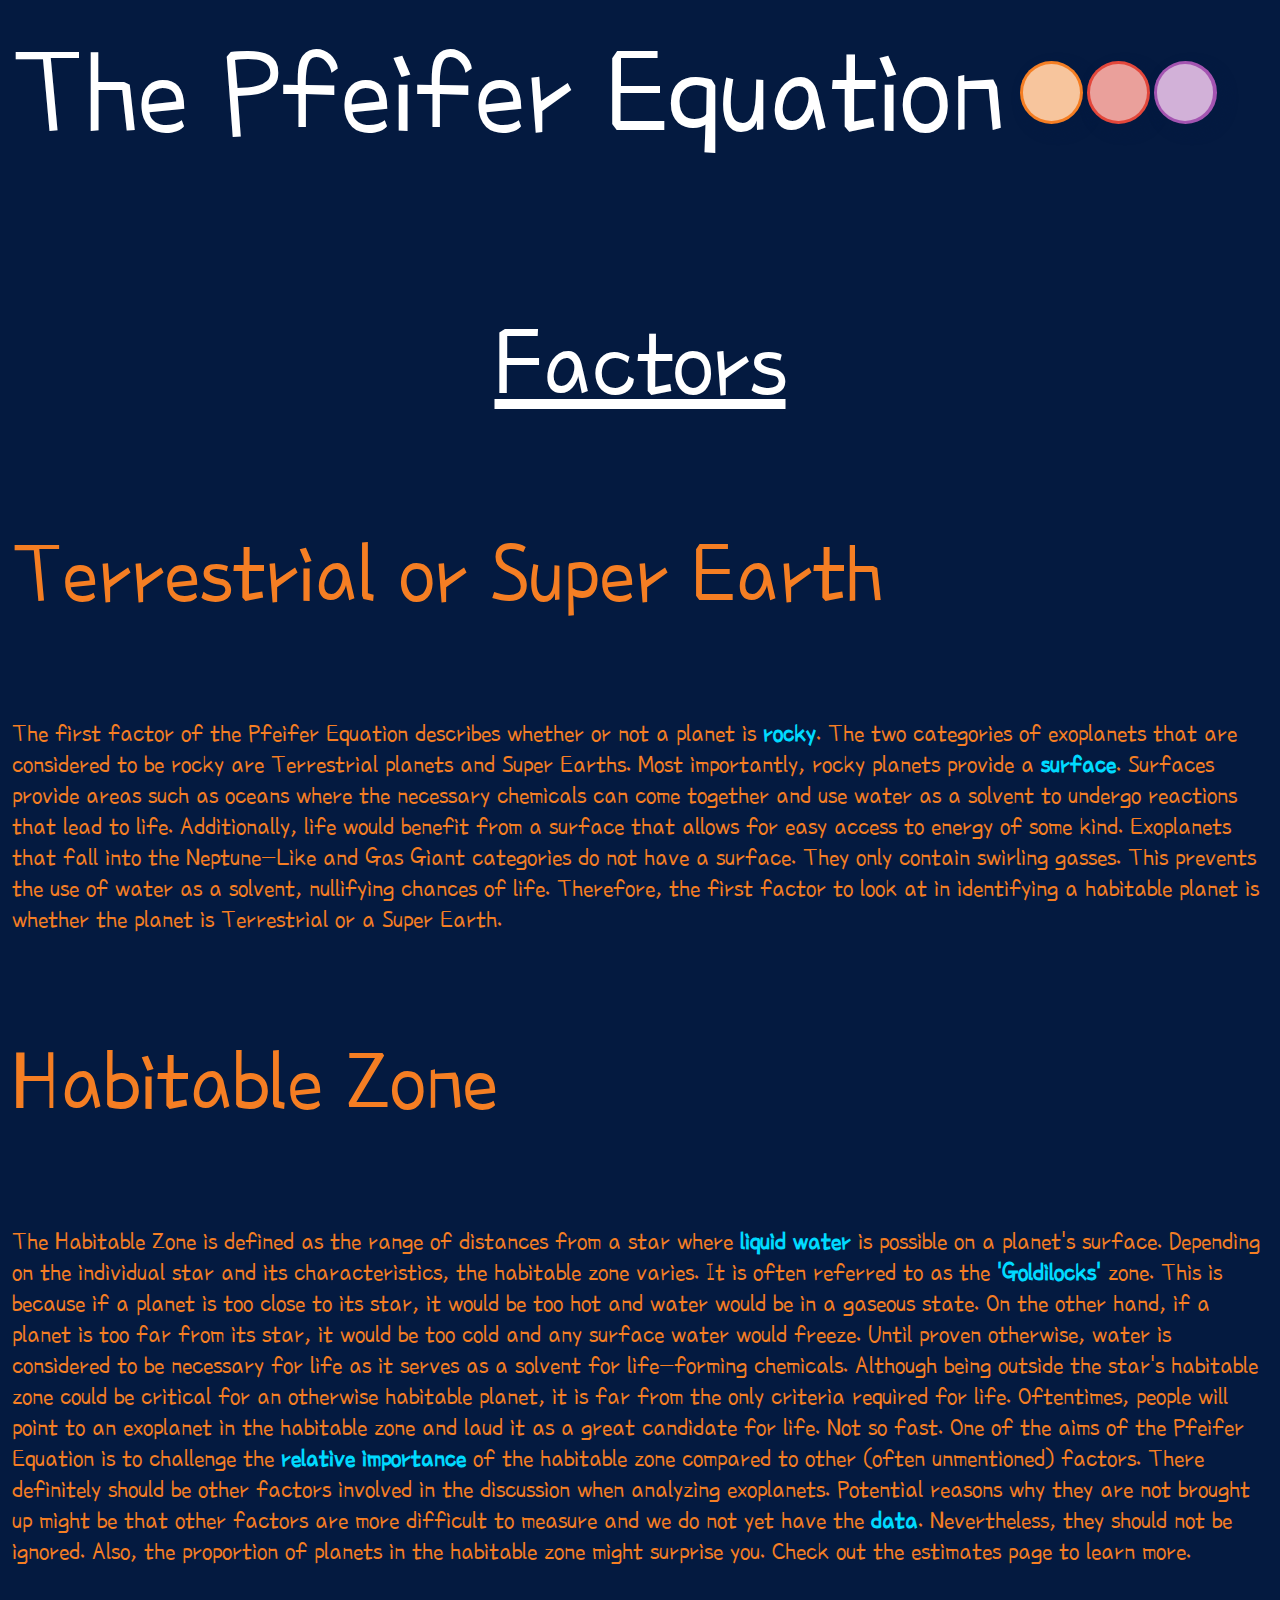
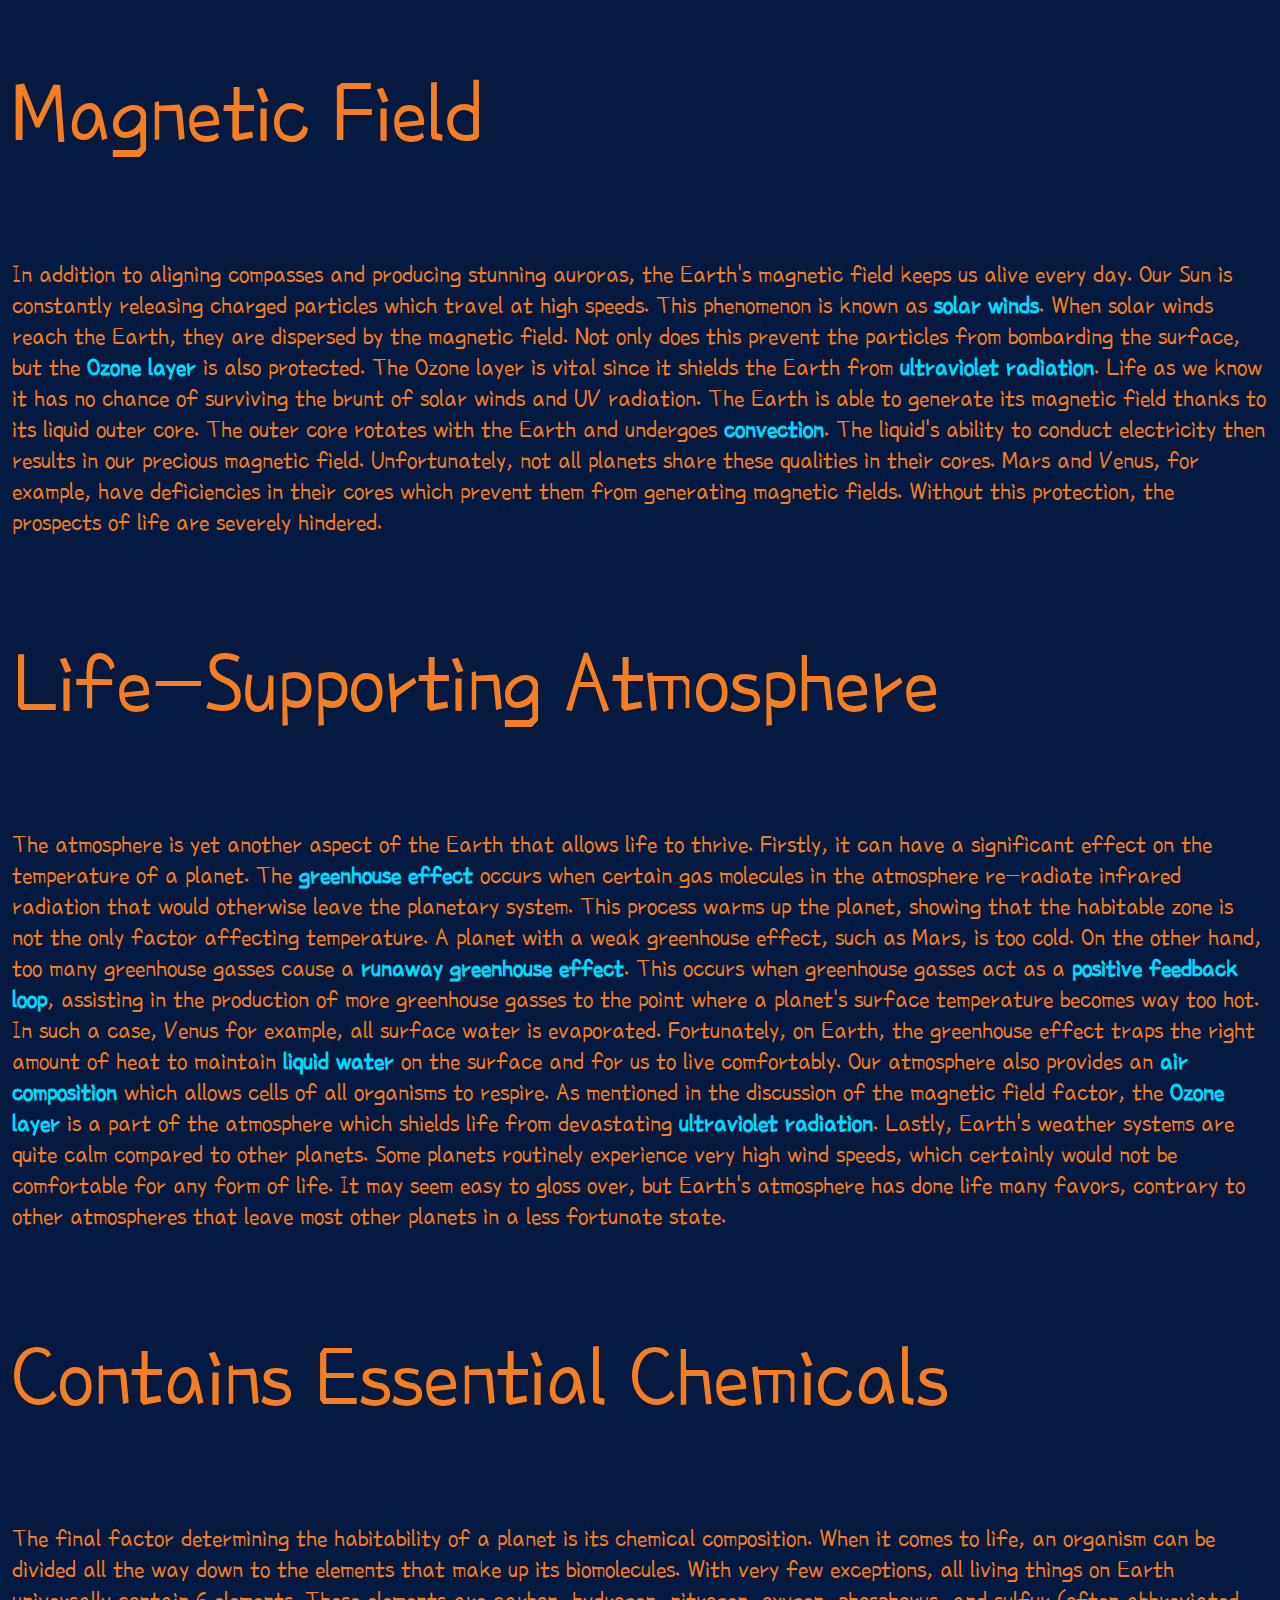
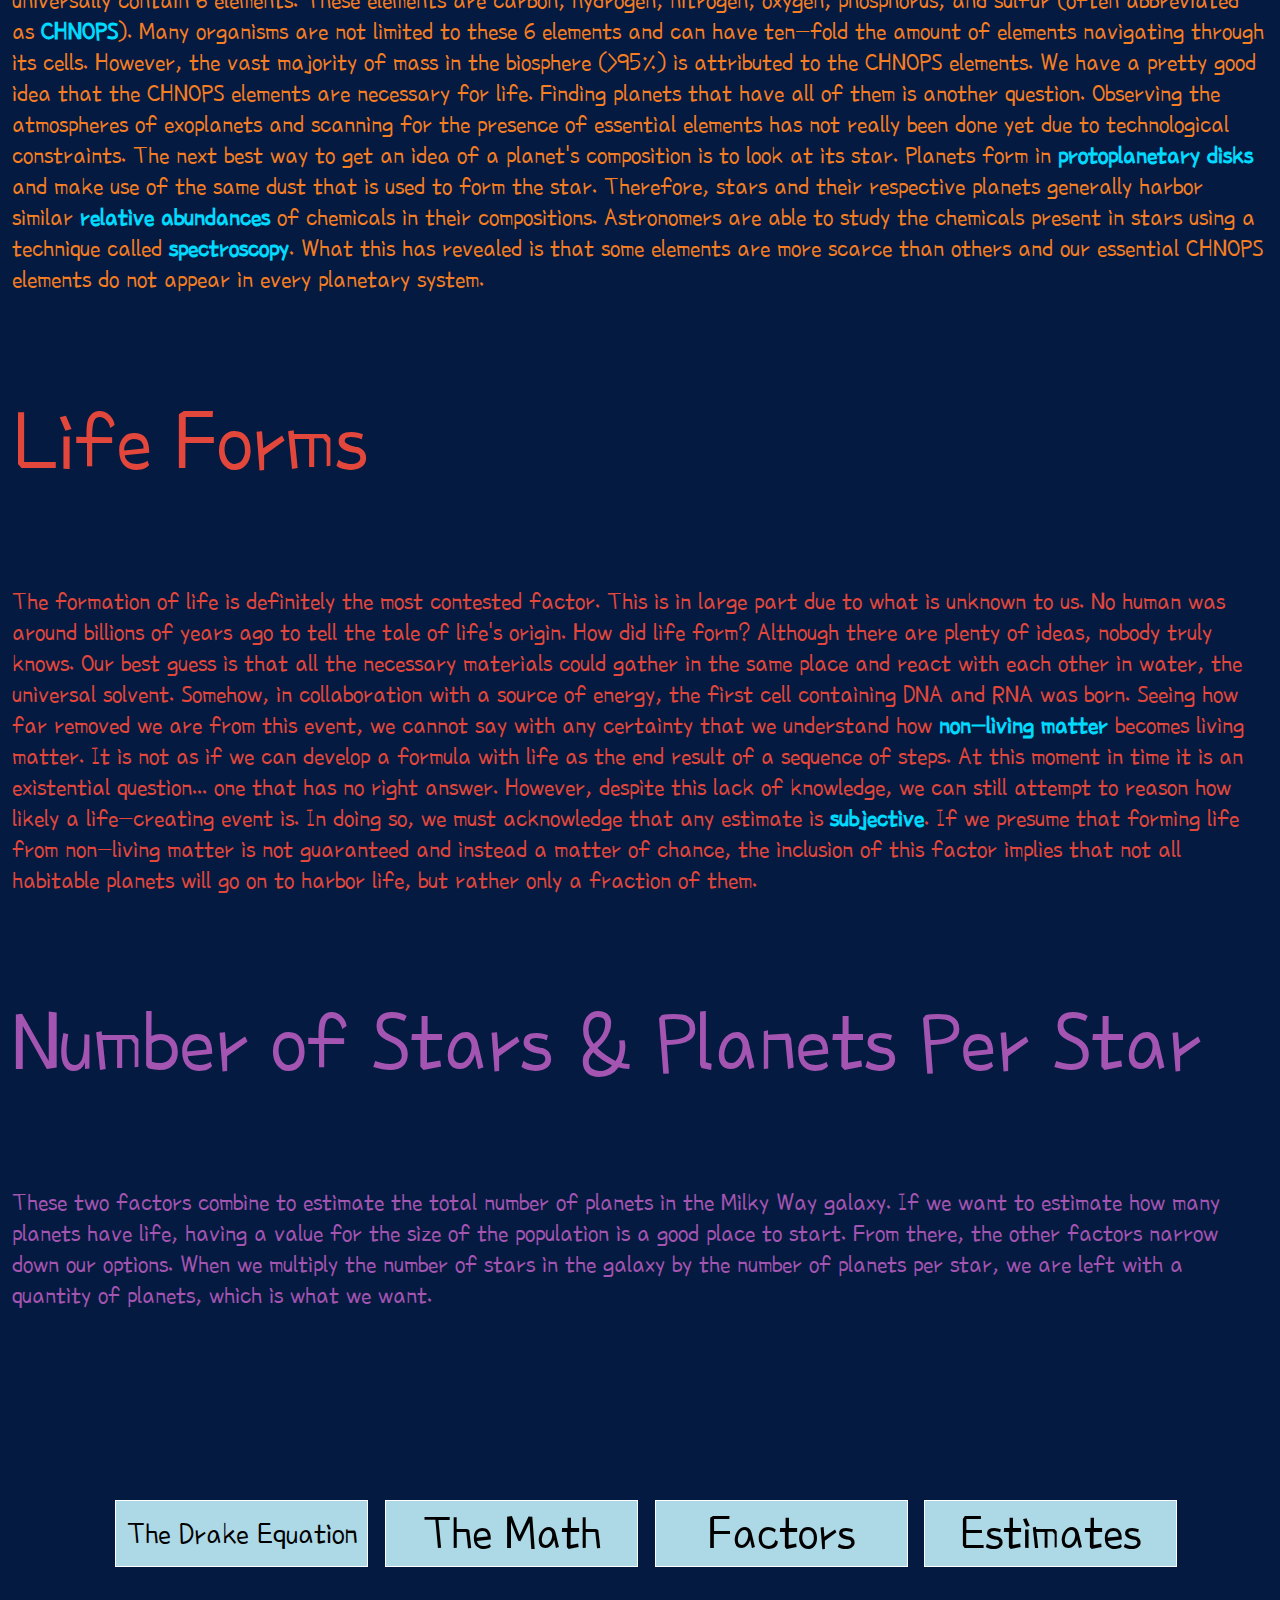
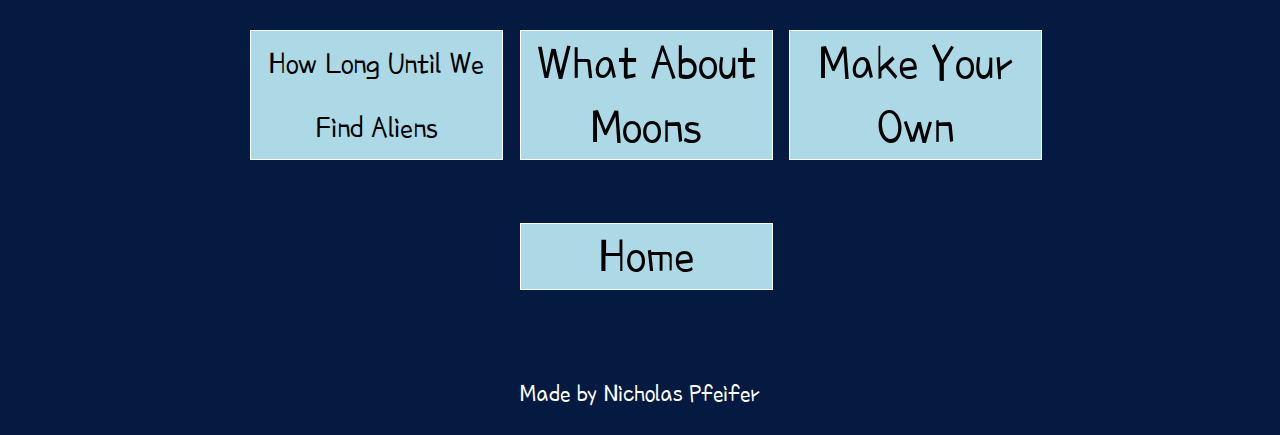
<file: resources/Supplementary Pages/Factors.html>
<!DOCTYPE html>
<html lang="en">
<head>
    <meta charset="UTF-8">
    <meta name="viewport" content="width=device-width, initial-scale=1.0">
    <title>The Pfeifer Equation | Factors</title>
    <link rel="icon" type="image/x-icon" href="../images/Fav Sc.png">
    <link rel="stylesheet" href="../index.css">
</head>
<body>
    <a href="../../index.html" class="b-link"><div id = "bar">
        <h1 id="Main">The Pfeifer Equation</h1>
        <div id = "logo">
            <div class="circle outer" id="or-s"><div class="circle inner"></div></div>
            <div class="circle outer red" id="re-s"><div class="circle inner red"></div></div>
            <div class="circle outer purple" id="pu-s"><div class="circle inner purple"></div></div>
        </div>
        </div></a>
    <h2 class="supp-head">Factors</h2>

    <h3>Terrestrial or Super Earth</h3>
    <p class="orange">The first factor of the Pfeifer Equation describes whether or not a planet is <strong>rocky</strong>. 
        The two categories of exoplanets that are considered to be rocky are Terrestrial planets and Super Earths. 
        Most importantly, rocky planets provide a <strong>surface</strong>. 
        Surfaces provide areas such as oceans where the necessary chemicals can come together and use water as a solvent to undergo reactions that lead to life. 
        Additionally, life would benefit from a surface that allows for easy access to energy of some kind. 
        Exoplanets that fall into the Neptune-Like and Gas Giant categories do not have a surface. 
        They only contain swirling gasses. 
        This prevents the use of water as a solvent, nullifying chances of life. 
        Therefore, the first factor to look at in identifying a habitable planet is whether the planet is Terrestrial or a Super Earth.</p>

    <h3>Habitable Zone</h3>
    <p class="orange">The Habitable Zone is defined as the range of distances from a star where <strong>liquid water</strong> is possible on a planet's surface. 
        Depending on the individual star and its characteristics, the habitable zone varies. 
        It is often referred to as the <strong>'Goldilocks'</strong> zone. 
        This is because if a planet is too close to its star, it would be too hot and water would be in a gaseous state. 
        On the other hand, if a planet is too far from its star, it would be too cold and any surface water would freeze. 
        Until proven otherwise, water is considered to be necessary for life as it serves as a solvent for life-forming chemicals. 
        Although being outside the star's habitable zone could be critical for an otherwise habitable planet, it is far from the only criteria required for life. 
        Oftentimes, people will point to an exoplanet in the habitable zone and laud it as a great candidate for life. 
        Not so fast. 
        One of the aims of the Pfeifer Equation is to challenge the <strong>relative importance</strong> of the habitable zone compared to other (often unmentioned) factors. 
        There definitely should be other factors involved in the discussion when analyzing exoplanets. 
        Potential reasons why they are not brought up might be that other factors are more difficult to measure and we do not yet have the <strong>data</strong>. 
        Nevertheless, they should not be ignored. 
        Also, the proportion of planets in the habitable zone might surprise you. 
        Check out the estimates page to learn more.</p>

    <h3>Magnetic Field</h3>
    <p class="orange">In addition to aligning compasses and producing stunning auroras, the Earth's magnetic field keeps us alive every day. 
        Our Sun is constantly releasing charged particles which travel at high speeds. 
        This phenomenon is known as <strong>solar winds</strong>. 
        When solar winds reach the Earth, they are dispersed by the magnetic field. 
        Not only does this prevent the particles from bombarding the surface, but the <strong>Ozone layer</strong> is also protected. 
        The Ozone layer is vital since it shields the Earth from <strong>ultraviolet radiation</strong>. 
        Life as we know it has no chance of surviving the brunt of solar winds and UV radiation. 
        The Earth is able to generate its magnetic field thanks to its liquid outer core. 
        The outer core rotates with the Earth and undergoes <strong>convection</strong>. 
        The liquid's ability to conduct electricity then results in our precious magnetic field. 
        Unfortunately, not all planets share these qualities in their cores. 
        Mars and Venus, for example, have deficiencies in their cores which prevent them from generating magnetic fields. 
        Without this protection, the prospects of life are severely hindered.</p>

    <h3>Life-Supporting Atmosphere</h3>
    <p class="orange">The atmosphere is yet another aspect of the Earth that allows life to thrive. 
        Firstly, it can have a significant effect on the temperature of a planet. 
        The <strong>greenhouse effect</strong> occurs when certain gas molecules in the atmosphere re-radiate infrared radiation that would otherwise leave the planetary system. 
        This process warms up the planet, showing that the habitable zone is not the only factor affecting temperature. 
        A planet with a weak greenhouse effect, such as Mars, is too cold. 
        On the other hand, too many greenhouse gasses cause a <strong>runaway greenhouse effect</strong>. 
        This occurs when greenhouse gasses act as a <strong>positive feedback loop</strong>, assisting in the production of more greenhouse gasses to the point where a planet's surface temperature becomes way too hot. 
        In such a case, Venus for example, all surface water is evaporated. 
        Fortunately, on Earth, the greenhouse effect traps the right amount of heat to maintain <strong>liquid water</strong> on the surface and for us to live comfortably. 
        Our atmosphere also provides an <strong>air composition</strong> which allows cells of all organisms to respire. 
        As mentioned in the discussion of the magnetic field factor, the <strong>Ozone layer</strong> is a part of the atmosphere which shields life from devastating <strong>ultraviolet radiation</strong>. 
        Lastly, Earth's weather systems are quite calm compared to other planets. 
        Some planets routinely experience very high wind speeds, which certainly would not be comfortable for any form of life. 
        It may seem easy to gloss over, but Earth's atmosphere has done life many favors, contrary to other atmospheres that leave most other planets in a less fortunate state.</p>

    <h3>Contains Essential Chemicals</h3>
    <p class="orange">The final factor determining the habitability of a planet is its chemical composition. 
        When it comes to life, an organism can be divided all the way down to the elements that make up its biomolecules. 
        With very few exceptions, all living things on Earth universally contain 6 elements. 
        These elements are carbon, hydrogen, nitrogen, oxygen, phosphorus, and sulfur (often abbreviated as <strong>CHNOPS</strong>). 
        Many organisms are not limited to these 6 elements and can have ten-fold the amount of elements navigating through its cells. 
        However, the vast majority of mass in the biosphere (>95%) is attributed to the CHNOPS elements. 
        We have a pretty good idea that the CHNOPS elements are necessary for life. 
        Finding planets that have all of them is another question. 
        Observing the atmospheres of exoplanets and scanning for the presence of essential elements has not really been done yet due to technological constraints. 
        The next best way to get an idea of a planet's composition is to look at its star. 
        Planets form in <strong>protoplanetary disks</strong> and make use of the same dust that is used to form the star. 
        Therefore, stars and their respective planets generally harbor similar <strong>relative abundances</strong> of chemicals in their compositions. 
        Astronomers are able to study the chemicals present in stars using a technique called <strong>spectroscopy</strong>. 
        What this has revealed is that some elements are more scarce than others and our essential CHNOPS elements do not appear in every planetary system.</p>

    <h3 class="red">Life Forms</h3>
    <p class="red">The formation of life is definitely the most contested factor. 
        This is in large part due to what is unknown to us. 
        No human was around billions of years ago to tell the tale of life's origin. 
        How did life form? 
        Although there are plenty of ideas, nobody truly knows. 
        Our best guess is that all the necessary materials could gather in the same place and react with each other in water, the universal solvent. 
        Somehow, in collaboration with a source of energy, the first cell containing DNA and RNA was born. 
        Seeing how far removed we are from this event, we cannot say with any certainty that we understand how <strong>non-living matter</strong> becomes living matter. 
        It is not as if we can develop a formula with life as the end result of a sequence of steps. 
        At this moment in time it is an existential question... one that has no right answer. 
        However, despite this lack of knowledge, we can still attempt to reason how likely a life-creating event is. 
        In doing so, we must acknowledge that any estimate is <strong>subjective</strong>. 
        If we presume that forming life from non-living matter is not guaranteed and instead a matter of chance, the inclusion of this factor implies that not all habitable planets will go on to harbor life, but rather only a fraction of them.</p>


    <h3 class="purple">Number of Stars & Planets Per Star</h3>
    <p class="purple">These two factors combine to estimate the total number of planets in the Milky Way galaxy. 
        If we want to estimate how many planets have life, having a value for the size of the population is a good place to start. 
        From there, the other factors narrow down our options. 
        When we multiply the number of stars in the galaxy by the number of planets per star, we are left with a quantity of planets, which is what we want.</p>

    <div class="buttons">
        <a href="./Drake Equation.html" class="button"><div id = "TDE">The Drake Equation</div></a>
        <a href="./The Math.html" class="button">The Math</a>
        <a href="./Factors.html" class="button">Factors</a>
        <a href="./Estimates.html" class="button">Estimates</a>
        <a href="./Find Aliens.html" class="button" id="HL">How Long Until We Find Aliens</a>
        <a href="./What About Moons.html" class="button" id="WAM">What About Moons</a>
        <a href="./Make Your Own.html" class="button" id="MYO">Make Your Own</a>
        <br>
        <a href="../../index.html" class="button">Home</a>
    </div>

    <p class="foot">Made by Nicholas Pfeifer</p>
</body>
</html>
</file>
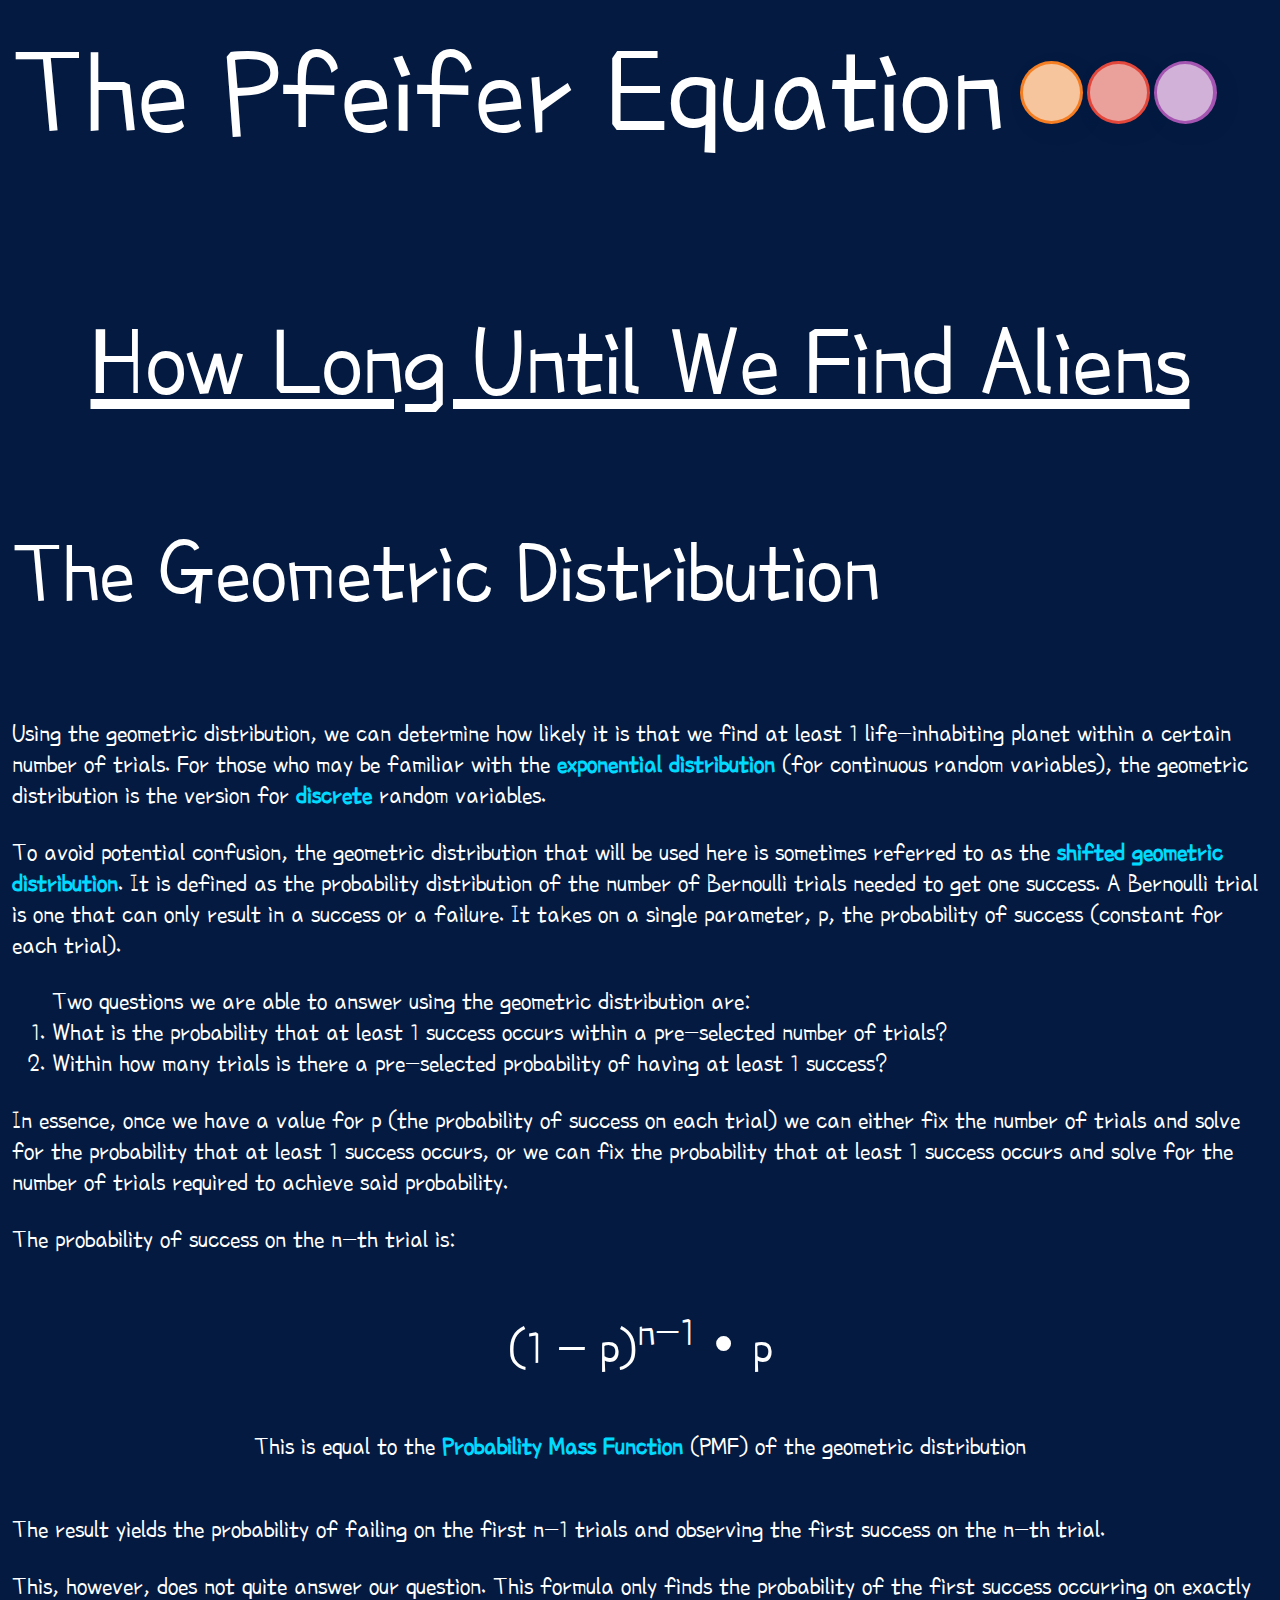
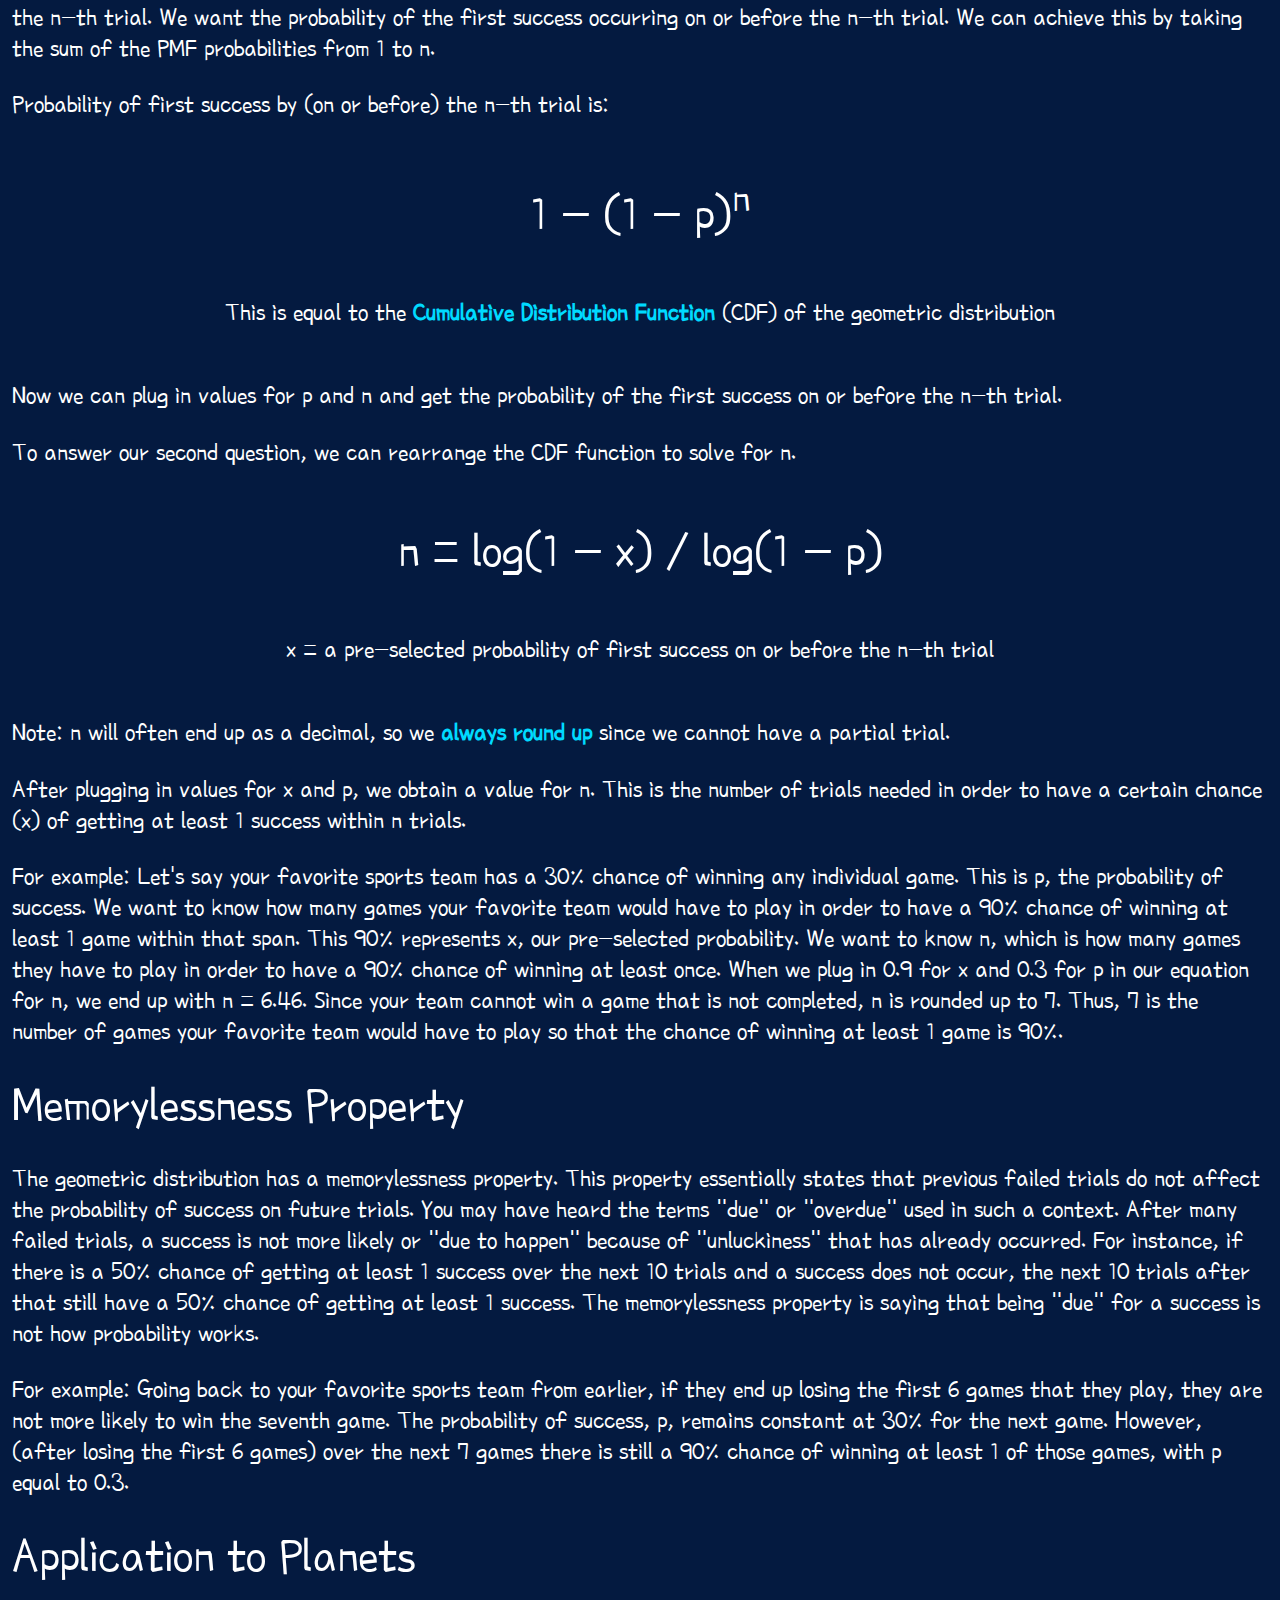
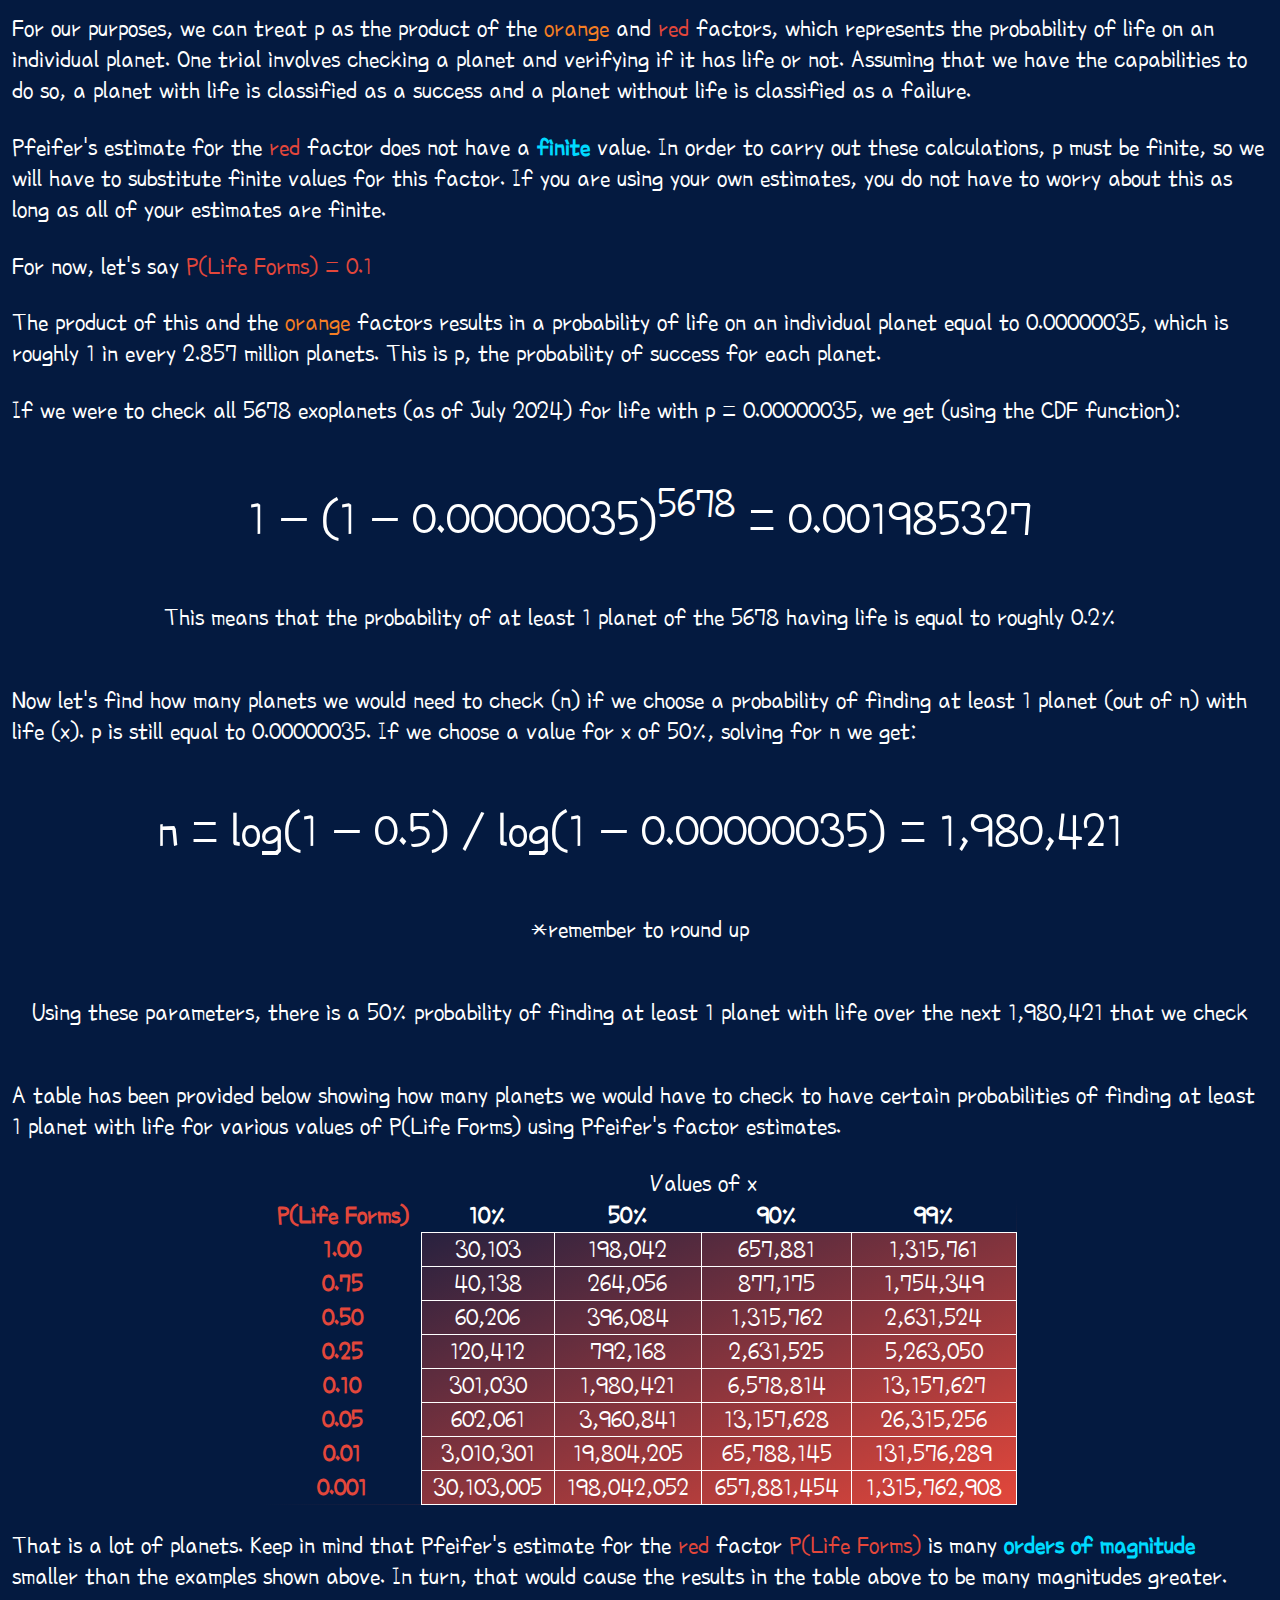
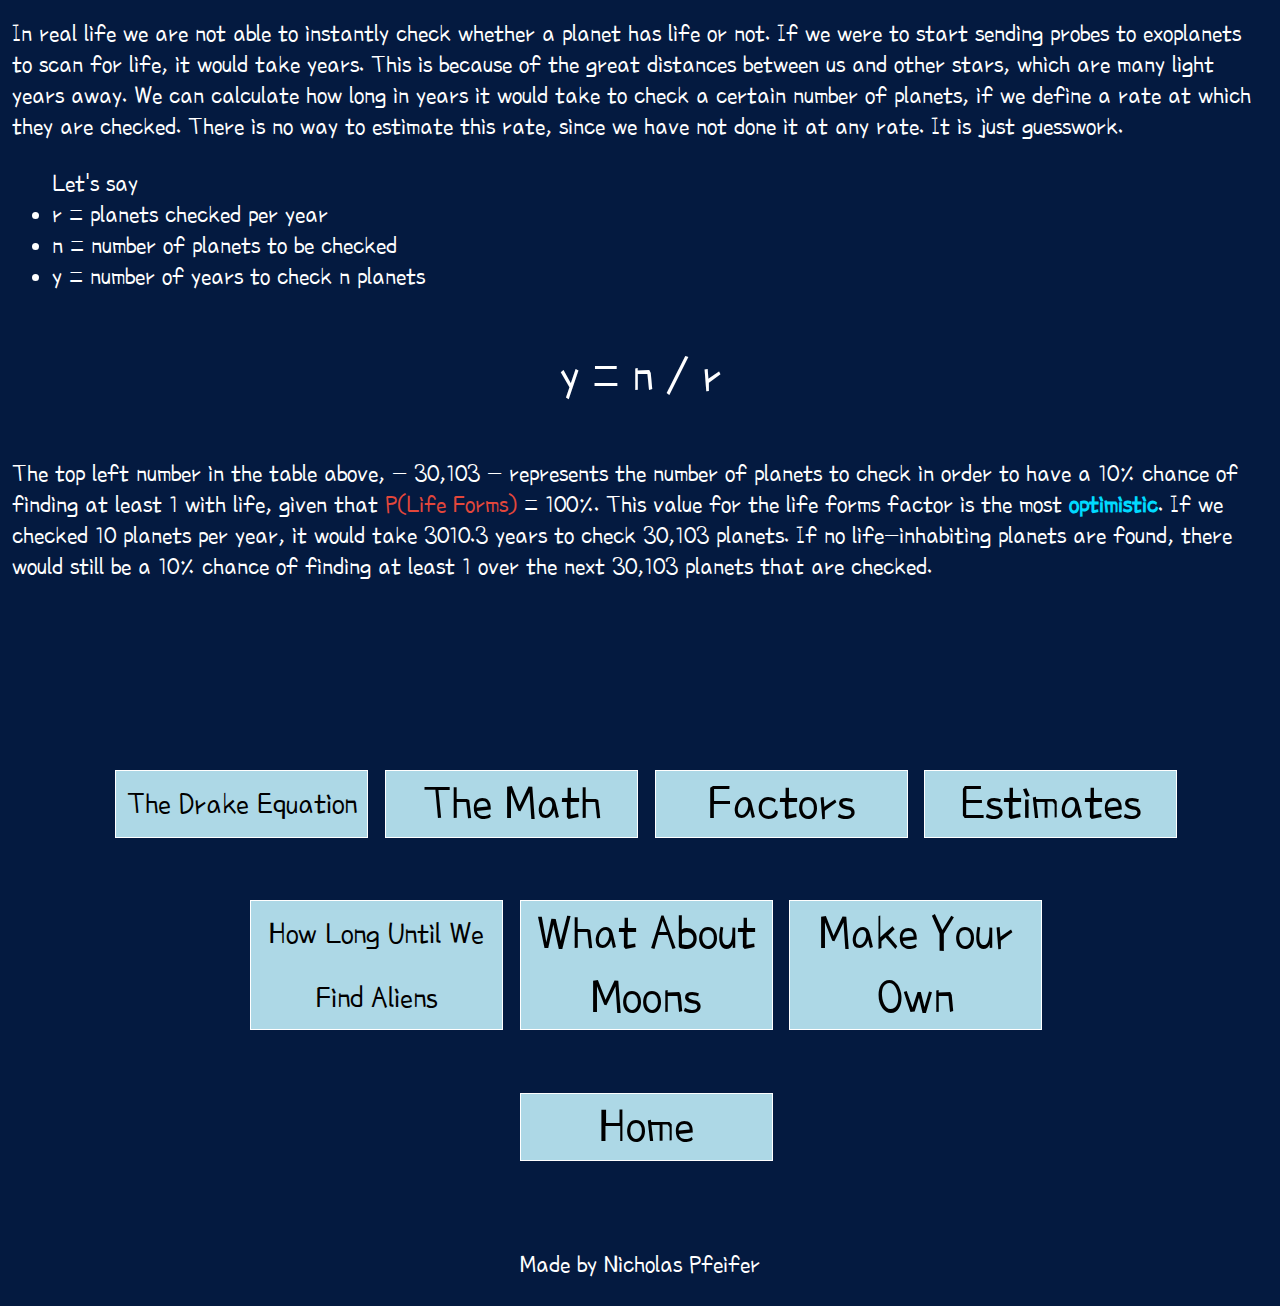
<file: resources/Supplementary Pages/Find Aliens.html>
<!DOCTYPE html>
<html lang="en">
<head>
    <meta charset="UTF-8">
    <meta name="viewport" content="width=device-width, initial-scale=1.0">
    <title>The Pfeifer Equation | How Long Until We Find Aliens</title>
    <link rel="icon" type="image/x-icon" href="../images/Fav Sc.png">
    <link rel="stylesheet" href="../index.css">
</head>
<body>
    <a href="../../index.html" class="b-link"><div id = "bar">
        <h1 id="Main">The Pfeifer Equation</h1>
        <div id = "logo">
            <div class="circle outer" id="or-s"><div class="circle inner"></div></div>
            <div class="circle outer red" id="re-s"><div class="circle inner red"></div></div>
            <div class="circle outer purple" id="pu-s"><div class="circle inner purple"></div></div>
        </div>
        </div></a>
    <h2 class="supp-head">How Long Until We Find Aliens</h2>

    <h3 class="white">The Geometric Distribution</h3>
    <p>Using the geometric distribution, we can determine how likely it is that we find at least 1 life-inhabiting planet within a certain number of trials. 
        For those who may be familiar with the <strong>exponential distribution</strong> (for continuous random variables), the geometric distribution is the version for <strong>discrete</strong> random variables.
    </p>
    <p>To avoid potential confusion, the geometric distribution that will be used here is sometimes referred to as the <strong>shifted geometric distribution</strong>. 
        It is defined as the probability distribution of the number of Bernoulli trials needed to get one success. 
        A Bernoulli trial is one that can only result in a success or a failure. 
        It takes on a single parameter, p, the probability of success (constant for each trial).</p>
    <ol>Two questions we are able to answer using the geometric distribution are:
        <li>What is the probability that at least 1 success occurs within a pre-selected number of trials?</li>
        <li>Within how many trials is there a pre-selected probability of having at least 1 success?</li>
    </ol>
    <p>In essence, once we have a value for p (the probability of success on each trial) we can either fix the number of trials and solve for the probability that at least 1 success occurs, or we can fix the probability that at least 1 success occurs and solve for the number of trials required to achieve said probability.</p>

    <p>The probability of success on the n-th trial is:</p>
    <p class="formula">(1 - p)<sup>n-1</sup> &#x2022 p </p>
    <p class="caption">This is equal to the <strong>Probability Mass Function</strong> (PMF) of the geometric distribution</p>
    <p>The result yields the probability of failing on the first n-1 trials and observing the first success on the n-th trial.</p>
    <p>This, however, does not quite answer our question. 
        This formula only finds the probability of the first success occurring on exactly the n-th trial. 
        We want the probability of the first success occurring on or before the n-th trial. 
        We can achieve this by taking the sum of the PMF probabilities from 1 to n.</p>
    <p>Probability of first success by (on or before) the n-th trial is:</p>
    <p class="formula">1 - (1 - p)<sup>n</sup></p>
    <p class="caption">This is equal to the <strong>Cumulative Distribution Function</strong> (CDF) of the geometric distribution</p>
    <p>Now we can plug in values for p and n and get the probability of the first success on or before the n-th trial.</p>
    <p>To answer our second question, we can rearrange the CDF function to solve for n.</p>
    <p class="formula">n = log(1 - x) / log(1 - p)</p>
    <p class="caption">x = a pre-selected probability of first success on or before the n-th trial</p>
    <p>Note: n will often end up as a decimal, so we <strong>always round up</strong> since we cannot have a partial trial.</p>
    <p>After plugging in values for x and p, we obtain a value for n. This is the number of trials needed in order to have a certain chance (x) of getting at least 1 success within n trials.</p>

    <p>For example: Let's say your favorite sports team has a 30% chance of winning any individual game. 
        This is p, the probability of success. 
        We want to know how many games your favorite team would have to play in order to have a 90% chance of winning at least 1 game within that span. 
        This 90% represents x, our pre-selected probability. 
        We want to know n, which is how many games they have to play in order to have a 90% chance of winning at least once. 
        When we plug in 0.9 for x and 0.3 for p in our equation for n, we end up with n = 6.46. 
        Since your team cannot win a game that is not completed, n is rounded up to 7. 
        Thus, 7 is the number of games your favorite team would have to play so that the chance of winning at least 1 game is 90%.</p>

    <h4>Memorylessness Property</h4>
    <p>The geometric distribution has a memorylessness property. 
        This property essentially states that previous failed trials do not affect the probability of success on future trials. 
        You may have heard the terms "due" or "overdue" used in such a context. 
        After many failed trials, a success is not more likely or "due to happen" because of "unluckiness" that has already occurred. 
        For instance, if there is a 50% chance of getting at least 1 success over the next 10 trials and a success does not occur, the next 10 trials after that still have a 50% chance of getting at least 1 success. 
        The memorylessness property is saying that being "due" for a success is not how probability works.</p>

    <p>For example: Going back to your favorite sports team from earlier, if they end up losing the first 6 games that they play, they are not more likely to win the seventh game. 
        The probability of success, p, remains constant at 30% for the next game. 
        However, (after losing the first 6 games) over the next 7 games there is still a 90% chance of winning at least 1 of those games, with p equal to 0.3.</p>
    
    <h4>Application to Planets</h4>
    <p>For our purposes, we can treat p as the product of the <span class="orange">orange</span> and <span class="red">red</span> factors, which represents the probability of life on an individual planet. 
        One trial involves checking a planet and verifying if it has life or not. 
        Assuming that we have the capabilities to do so, a planet with life is classified as a success and a planet without life is classified as a failure.</p>
    <p>Pfeifer's estimate for the <span class="red">red</span> factor does not have a <strong>finite</strong> value. 
        In order to carry out these calculations, p must be finite, so we will have to substitute finite values for this factor. 
        If you are using your own estimates, you do not have to worry about this as long as all of your estimates are finite.</p>
    <p>For now, let's say <span class="red">P(Life Forms) = 0.1</span></p>
    <p>The product of this and the <span class="orange">orange</span> factors results in a probability of life on an individual planet equal to 0.00000035, which is roughly 1 in every 2.857 million planets. 
        This is p, the probability of success for each planet.</p>
    <p>If we were to check all 5678 exoplanets (as of July 2024) for life with p = 0.00000035, we get (using the CDF function):</p>
    <p class="formula">1 - (1 - 0.00000035)<sup>5678</sup> = 0.001985327</p>
    <p class="caption">This means that the probability of at least 1 planet of the 5678 having life is equal to roughly 0.2%</p>
    <p>Now let's find how many planets we would need to check (n) if we choose a probability of finding at least 1 planet (out of n) with life (x). 
        p is still equal to 0.00000035. 
        If we choose a value for x of 50%, solving for n we get:</p>
    <p class="formula">n = log(1 - 0.5) / log(1 - 0.00000035) = 1,980,421</p>
    <p class="caption">*remember to round up</p>
    <p class="caption">Using these parameters, there is a 50% probability of finding at least 1 planet with life over the next 1,980,421 that we check</p>
    <p>A table has been provided below showing how many planets we would have to check to have certain probabilities of finding at least 1 planet with life for various values of P(Life Forms) using Pfeifer's factor estimates.</p>
    <table class="c-table">
        <caption>Values of x</caption>
        <tr>
            <th class="red">P(Life Forms)</th>
            <th>10%</th>
            <th>50%</th>
            <th>90%</th>
            <th>99%</th>
        </tr>
        <tr>
            <th class="red">1.00</th>
            <td>30,103</td>
            <td>198,042</td>
            <td>657,881</td>
            <td>1,315,761</td>
        </tr>
        <tr>
            <th class="red">0.75</th>
            <td>40,138</td>
            <td>264,056</td>
            <td>877,175</td>
            <td>1,754,349</td>
        </tr>
        <tr>
            <th class="red">0.50</th>
            <td>60,206</td>
            <td>396,084</td>
            <td>1,315,762</td>
            <td>2,631,524</td>
        </tr>
        <tr>
            <th class="red">0.25</th>
            <td>120,412</td>
            <td>792,168</td>
            <td>2,631,525</td>
            <td>5,263,050</td>
        </tr>
        <tr>
            <th class="red">0.10</th>
            <td>301,030</td>
            <td>1,980,421</td>
            <td>6,578,814</td>
            <td>13,157,627</td>
        </tr>
        <tr>
            <th class="red">0.05</th>
            <td>602,061</td>
            <td>3,960,841</td>
            <td>13,157,628</td>
            <td>26,315,256</td>
        </tr>
        <tr>
            <th class="red">0.01</th>
            <td>3,010,301</td>
            <td>19,804,205</td>
            <td>65,788,145</td>
            <td>131,576,289</td>
        </tr>
        <tr>
            <th class="red">0.001</th>
            <td>30,103,005</td>
            <td>198,042,052</td>
            <td>657,881,454</td>
            <td>1,315,762,908</td>
        </tr>
    </table>
    <p>That is a lot of planets. 
        Keep in mind that Pfeifer's estimate for the <span class="red">red</span> factor <span class="red">P(Life Forms)</span> is many <strong>orders of magnitude</strong> smaller than the examples shown above. 
        In turn, that would cause the results in the table above to be many magnitudes greater.</p>
    
    <p>In real life we are not able to instantly check whether a planet has life or not. 
        If we were to start sending probes to exoplanets to scan for life, it would take years. 
        This is because of the great distances between us and other stars, which are many light years away. 
        We can calculate how long in years it would take to check a certain number of planets, if we define a rate at which they are checked. 
        There is no way to estimate this rate, since we have not done it at any rate. 
        It is just guesswork.</p>
    <ul>Let's say
        <li>r = planets checked per year</li>
        <li>n = number of planets to be checked</li>
        <li>y = number of years to check n planets</li>
    </ul>
    <p class="formula">y = n / r</p>
    <p>The top left number in the table above, - 30,103 - represents the number of planets to check in order to have a 10% chance of finding at least 1 with life, given that <span class="red">P(Life Forms)</span> = 100%. 
        This value for the life forms factor is the most <strong>optimistic</strong>. 
        If we checked 10 planets per year, it would take 3010.3 years to check 30,103 planets. 
        If no life-inhabiting planets are found, there would still be a 10% chance of finding at least 1 over the next 30,103 planets that are checked.</p>

    <div class="buttons">
        <a href="./Drake Equation.html" class="button"><div id = "TDE">The Drake Equation</div></a>
        <a href="./The Math.html" class="button">The Math</a>
        <a href="./Factors.html" class="button">Factors</a>
        <a href="./Estimates.html" class="button">Estimates</a>
        <a href="./Find Aliens.html" class="button" id="HL">How Long Until We Find Aliens</a>
        <a href="./What About Moons.html" class="button" id="WAM">What About Moons</a>
        <a href="./Make Your Own.html" class="button" id="MYO">Make Your Own</a>
        <br>
        <a href="../../index.html" class="button">Home</a>
    </div>
    
    <p class="foot">Made by Nicholas Pfeifer</p>
</body>
</html>
</file>
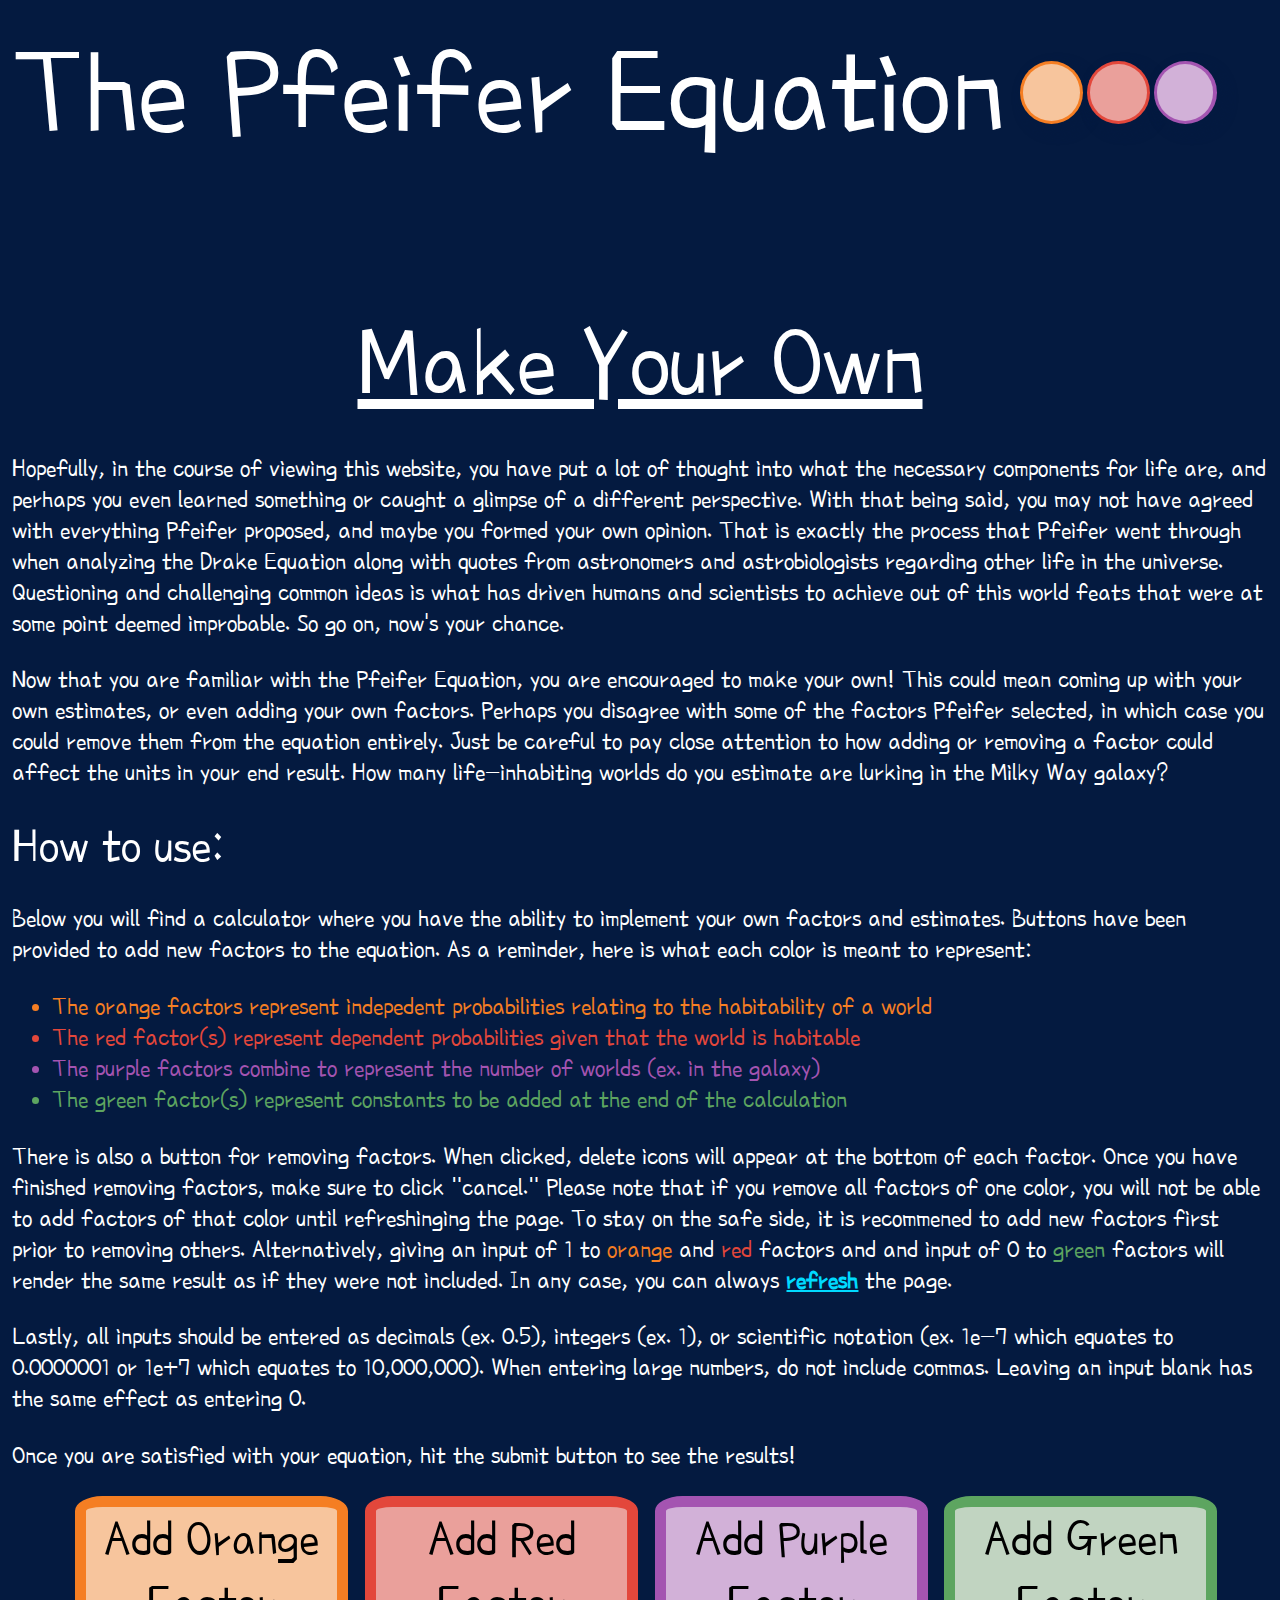
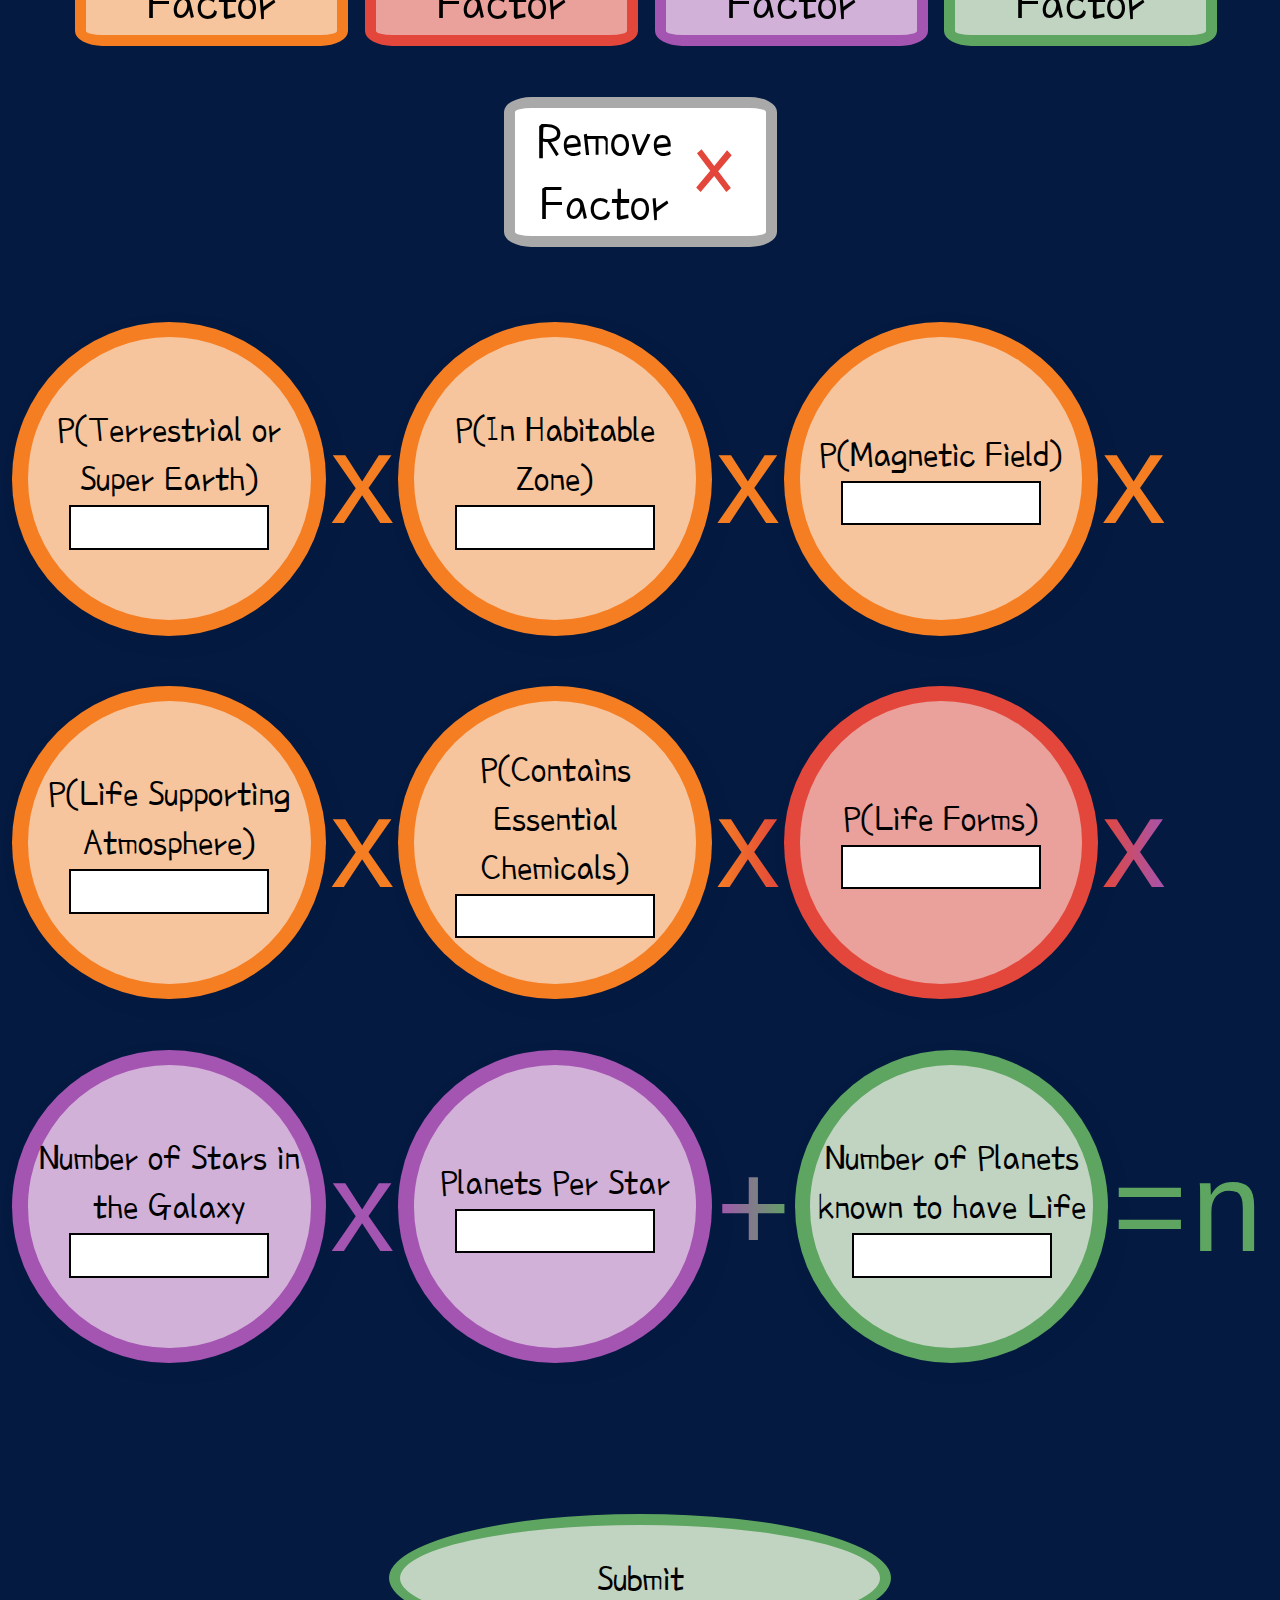
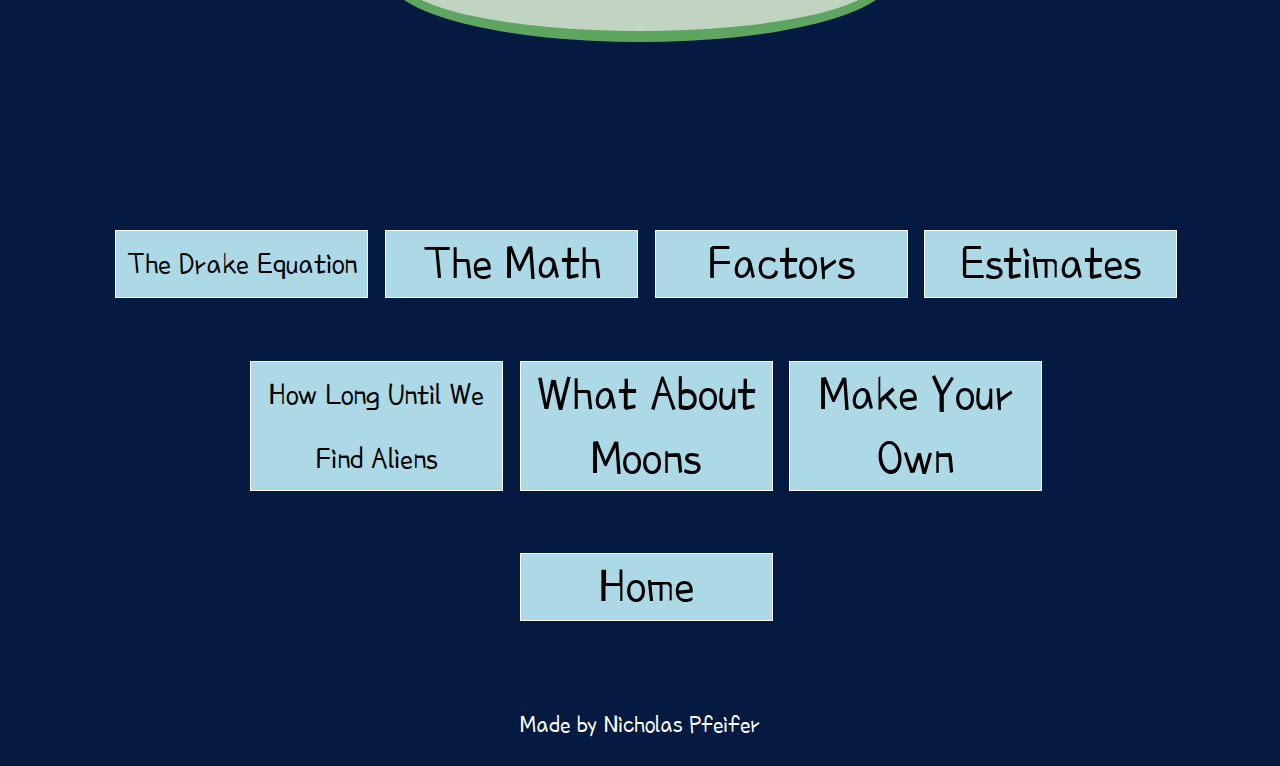
<file: resources/Supplementary Pages/Make Your Own.html>
<!DOCTYPE html>
<html lang="en">
<head>
    <meta charset="UTF-8">
    <meta name="viewport" content="width=device-width, initial-scale=1.0">
    <title>The Pfeifer Equation | Make Your Own</title>
    <link rel="icon" type="image/x-icon" href="../images/Fav Sc.png">
    <link rel="stylesheet" href="../index.css">
</head>
<body>
    <a href="../../index.html" class="b-link"><div id = "bar">
        <h1 id="Main">The Pfeifer Equation</h1>
        <div id = "logo">
            <div class="circle outer" id="or-s"><div class="circle inner"></div></div>
            <div class="circle outer red" id="re-s"><div class="circle inner red"></div></div>
            <div class="circle outer purple" id="pu-s"><div class="circle inner purple"></div></div>
        </div>
        </div></a>
    <h2 class="supp-head">Make Your Own</h2>

    <p>Hopefully, in the course of viewing this website, you have put a lot of thought into what the necessary components for life are, and perhaps you even learned something or caught a glimpse of a different perspective. 
        With that being said, you may not have agreed with everything Pfeifer proposed, and maybe you formed your own opinion. 
        That is exactly the process that Pfeifer went through when analyzing the Drake Equation along with quotes from astronomers and astrobiologists regarding other life in the universe. 
        Questioning and challenging common ideas is what has driven humans and scientists to achieve out of this world feats that were at some point deemed improbable. 
        So go on, now's your chance.</p>

    <p>Now that you are familiar with the Pfeifer Equation, you are encouraged to make your own! 
        This could mean coming up with your own estimates, or even adding your own factors. 
        Perhaps you disagree with some of the factors Pfeifer selected, in which case you could remove them from the equation entirely. 
        Just be careful to pay close attention to how adding or removing a factor could affect the units in your end result. 
        How many life-inhabiting worlds do you estimate are lurking in the Milky Way galaxy?</p>

    <h4>How to use:</h4>
    <p>Below you will find a calculator where you have the ability to implement your own factors and estimates. Buttons have been provided to add new factors to the equation. As a reminder, here is what each color is meant to represent:</p>
    <ul>
        <li class="orange">The orange factors represent indepedent probabilities relating to the habitability of a world</li>
        <li class="red">The red factor(s) represent dependent probabilities given that the world is habitable</li>
        <li class="purple">The purple factors combine to represent the number of worlds (ex. in the galaxy)</li>
        <li class="green">The green factor(s) represent constants to be added at the end of the calculation</li>
    </ul>
    <p>There is also a button for removing factors. When clicked, delete icons will appear at the bottom of each factor.
        Once you have finished removing factors, make sure to click "cancel."
        Please note that if you remove all factors of one color, you will not be able to add factors of that color until refreshinging the page.
        To stay on the safe side, it is recommened to add new factors first prior to removing others.
        Alternatively, giving an input of 1 to <span class="orange">orange</span> and <span class="red">red</span> factors and and input of 0 to <span class="green">green</span> factors will render the same result as if they were not included.
        In any case, you can always <a href="./Make Your Own.html" class="i-link"><strong>refresh</strong></a> the page.</p>
    <p>Lastly, all inputs should be entered as decimals (ex. 0.5), integers (ex. 1), or scientific notation (ex. 1e-7 which equates to 0.0000001 or 1e+7 which equates to 10,000,000).
        When entering large numbers, do not include commas.
        Leaving an input blank has the same effect as entering 0.</p>
    <p>Once you are satisfied with your equation, hit the submit button to see the results!</p>

        <div id="add-factors">
        <div id="add-orange">Add Orange Factor</div>
        <div id="add-red">Add Red Factor</div>
        <div id="add-purple">Add Purple Factor</div>
        <div id="add-green">Add Green Factor</div>
        </div>
        <div id="remove-factor">Remove Factor
            <span class="red" id="remove-icon">x</span>
        </div>

        <div class="circle outer"><div class="circle inner with-input">
            P(Terrestrial or Super Earth)
            <input type="text" name="factor-value">
        </div></div>
        <div class="operator x">x</div>
        <div class="circle outer"><div class="circle inner with-input">
            P(In Habitable Zone)
            <input type="text" name="factor-value">
        </div></div>
        <div class="operator x">x</div>
        <div class="circle outer"><div class="circle inner with-input">
            P(Magnetic Field)
            <input type="text" name="factor-value">
        </div></div>
        <div class="operator x">x</div>
        <div class="circle outer"><div class="circle inner with-input">
            P(Life Supporting Atmosphere)
            <input type="text" name="factor-value">
        </div></div>
        <div class="operator x">x</div>
        <div class="circle outer"><div class="circle inner with-input">
            P(Contains Essential Chemicals)
            <input type="text" name="factor-value">
        </div></div>


        <div class="operator x or-re">x</div>
        <div class="circle outer red"><div class="circle inner red with-input">
            P(Life Forms)
            <input type="text" name="factor-value">
        </div></div>
        <div class="operator x re-pr">x</div>
        <div class="circle outer purple"><div class="circle inner purple with-input">
            Number of Stars in the Galaxy
            <input type="text" name="factor-value">
        </div></div>
        <div class="operator x purple">x</div>
        <div class="circle outer purple"><div class="circle inner purple with-input">
            Planets Per Star
            <input type="text" name="factor-value">
        </div></div>
        <div class="operator + pr-gr">+</div>
        <div class="circle outer green"><div class="circle inner green with-input">
            Number of Planets known to have Life
            <input type="text" name="factor-value">
        </div></div>
        <div class="operator = green">=</div>
        <div class="operator n green">n</div>

        <h3 id="result">Result</h3>
        <h3 id="result4">Result4</h3>
        <h3 id="result5">Result5</h3>
        <h3 id="result6">Result6</h3>
        <h3 id="result2">Result2</h3>
        <h3 id="result3">Result3</h3>
        
        <input type="submit" id="submit-button">

        <div class="buttons">
            <a href="./Drake Equation.html" class="button"><div id = "TDE">The Drake Equation</div></a>
            <a href="./The Math.html" class="button">The Math</a>
            <a href="./Factors.html" class="button">Factors</a>
            <a href="./Estimates.html" class="button">Estimates</a>
            <a href="./Find Aliens.html" class="button" id="HL">How Long Until We Find Aliens</a>
            <a href="./What About Moons.html" class="button" id="WAM">What About Moons</a>
            <a href="./Make Your Own.html" class="button" id="MYO">Make Your Own</a>
            <br>
            <a href="../../index.html" class="button">Home</a>
        </div>
        
        <p class="foot">Made by Nicholas Pfeifer</p>

        <script src="../myo.js"></script>
</body>
</html>
</file>
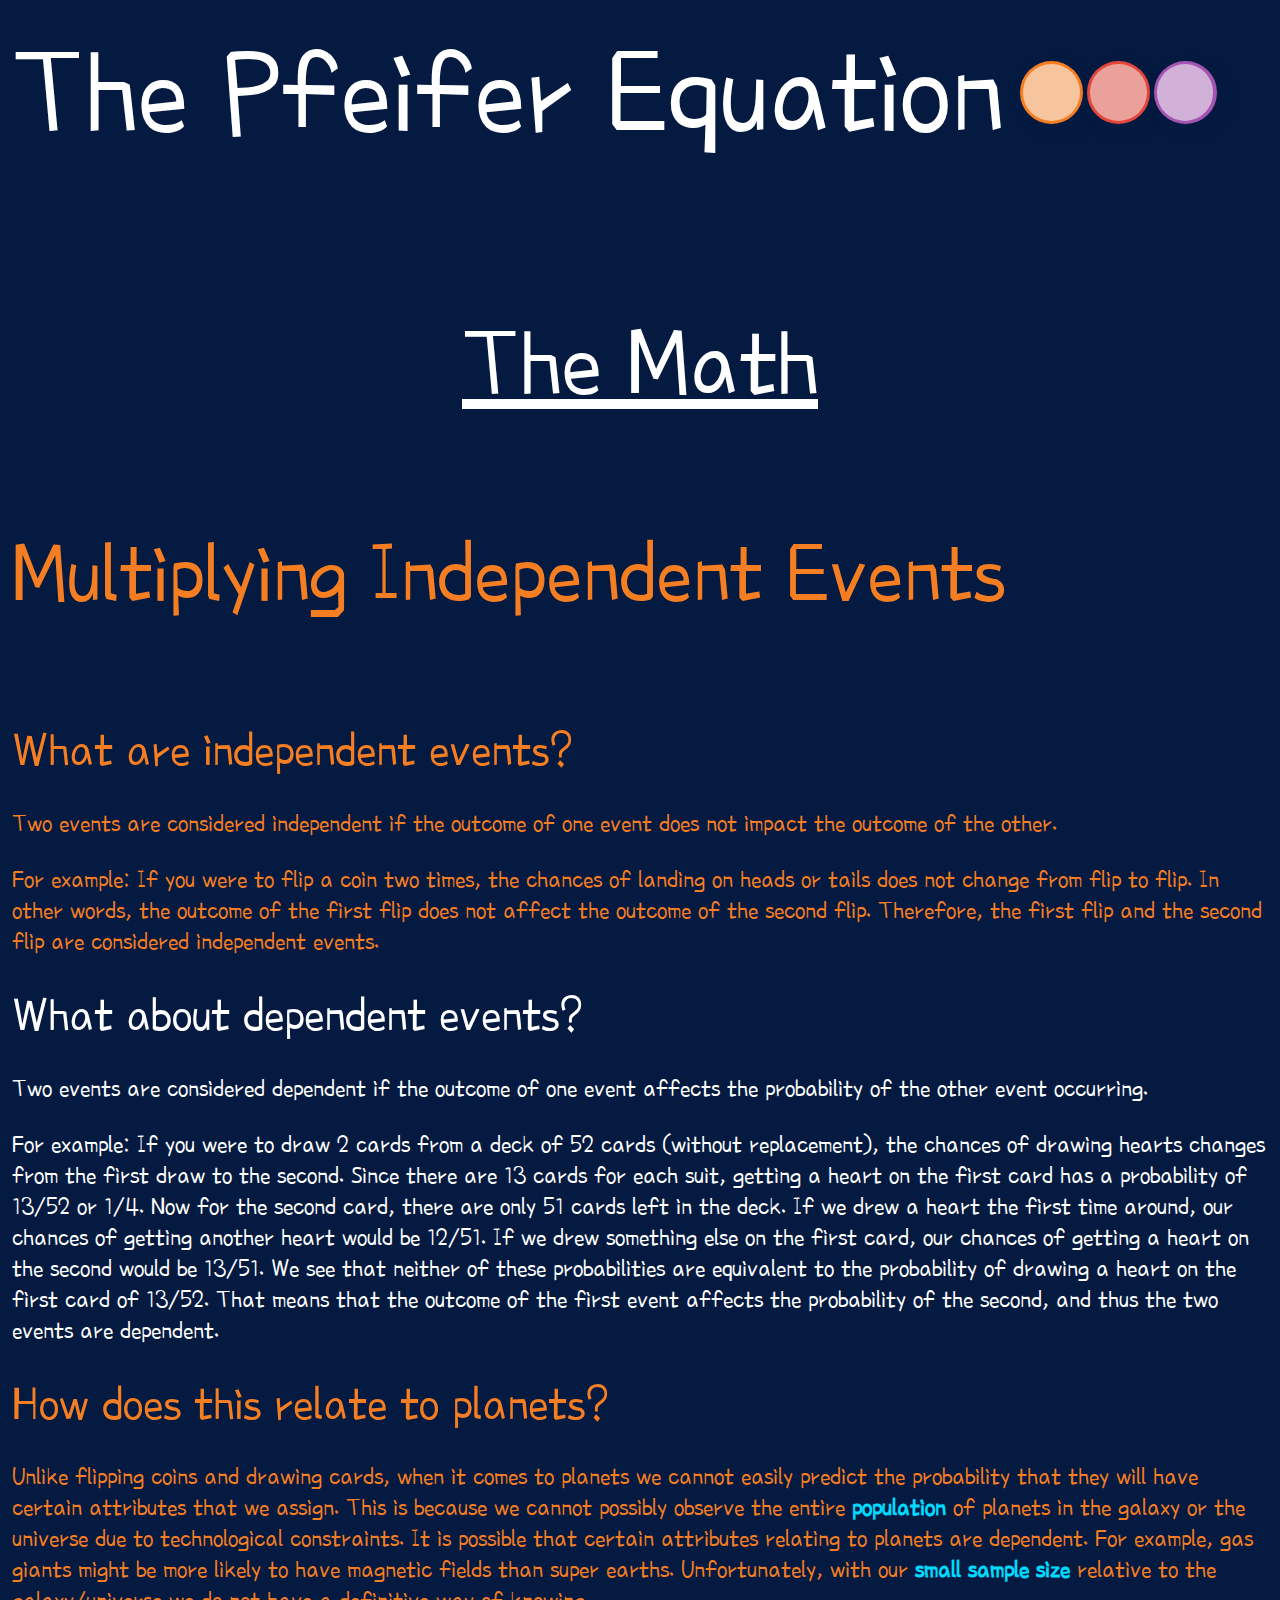
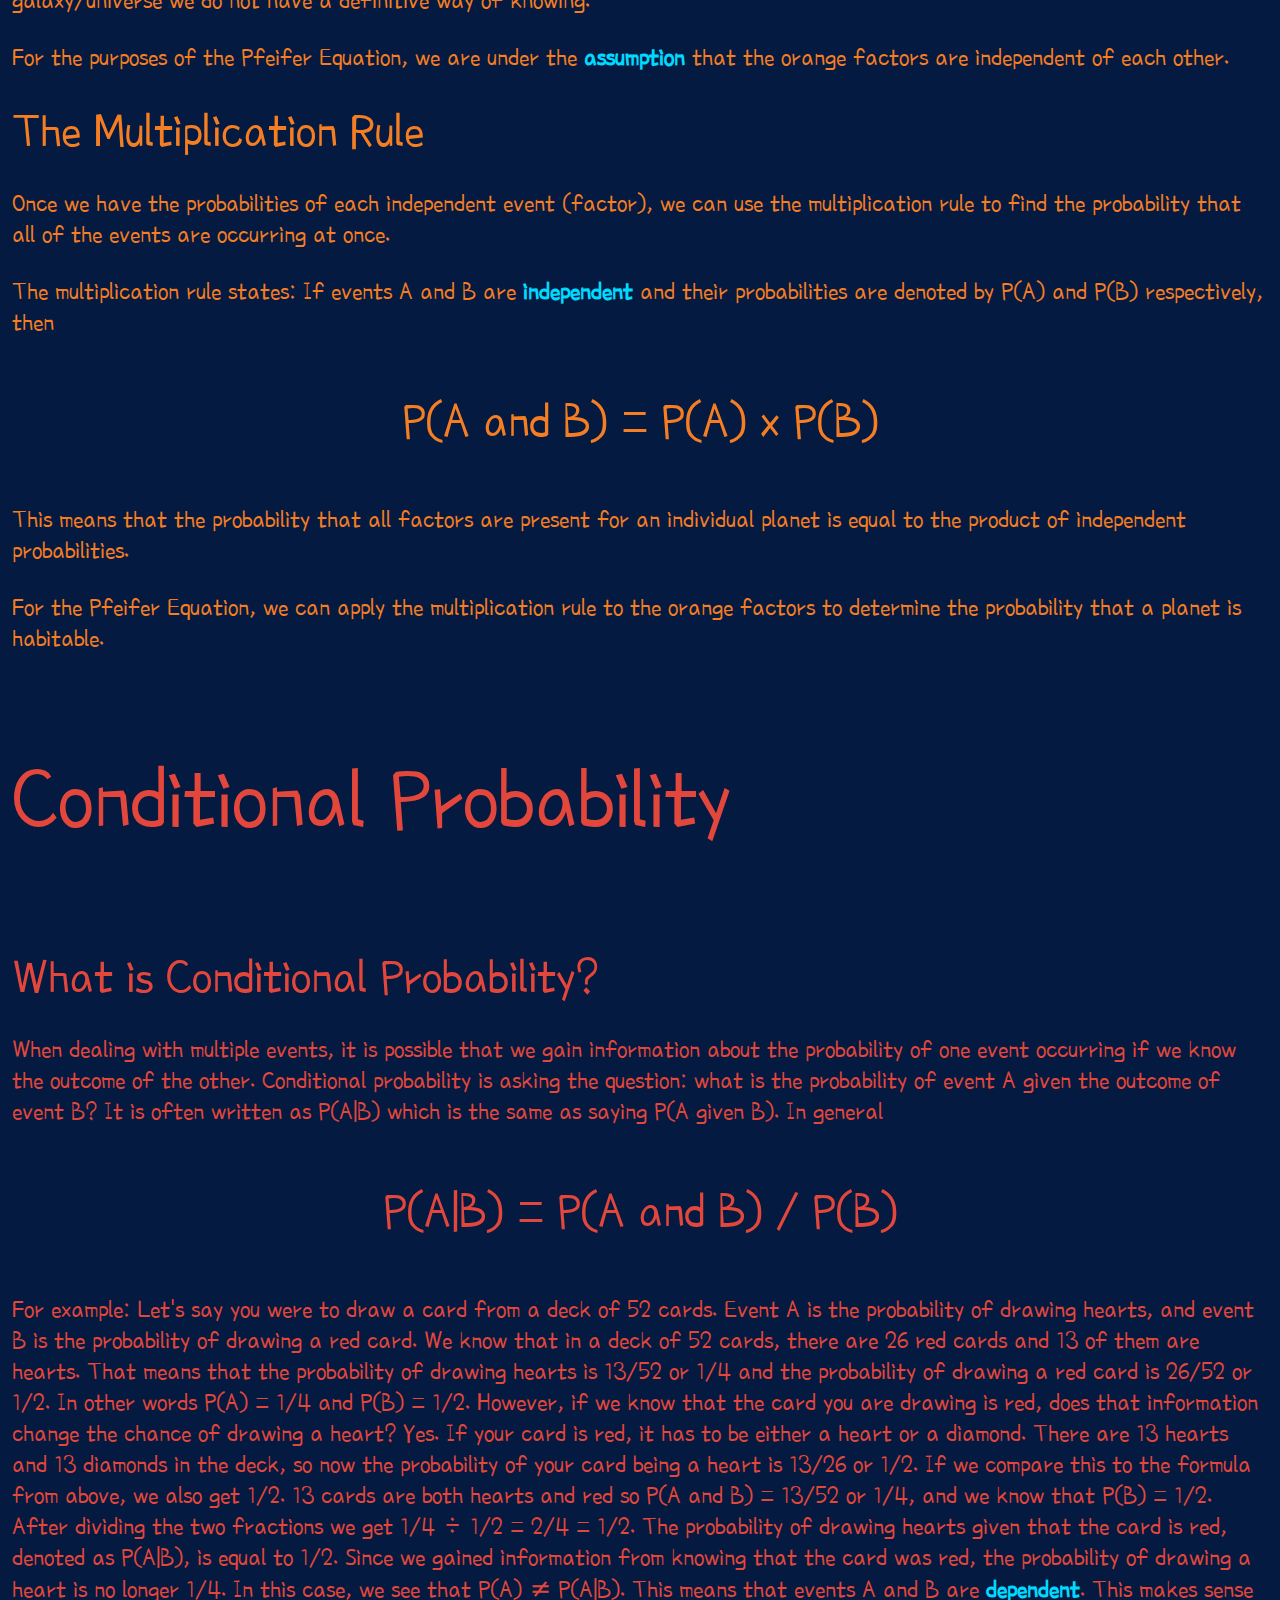
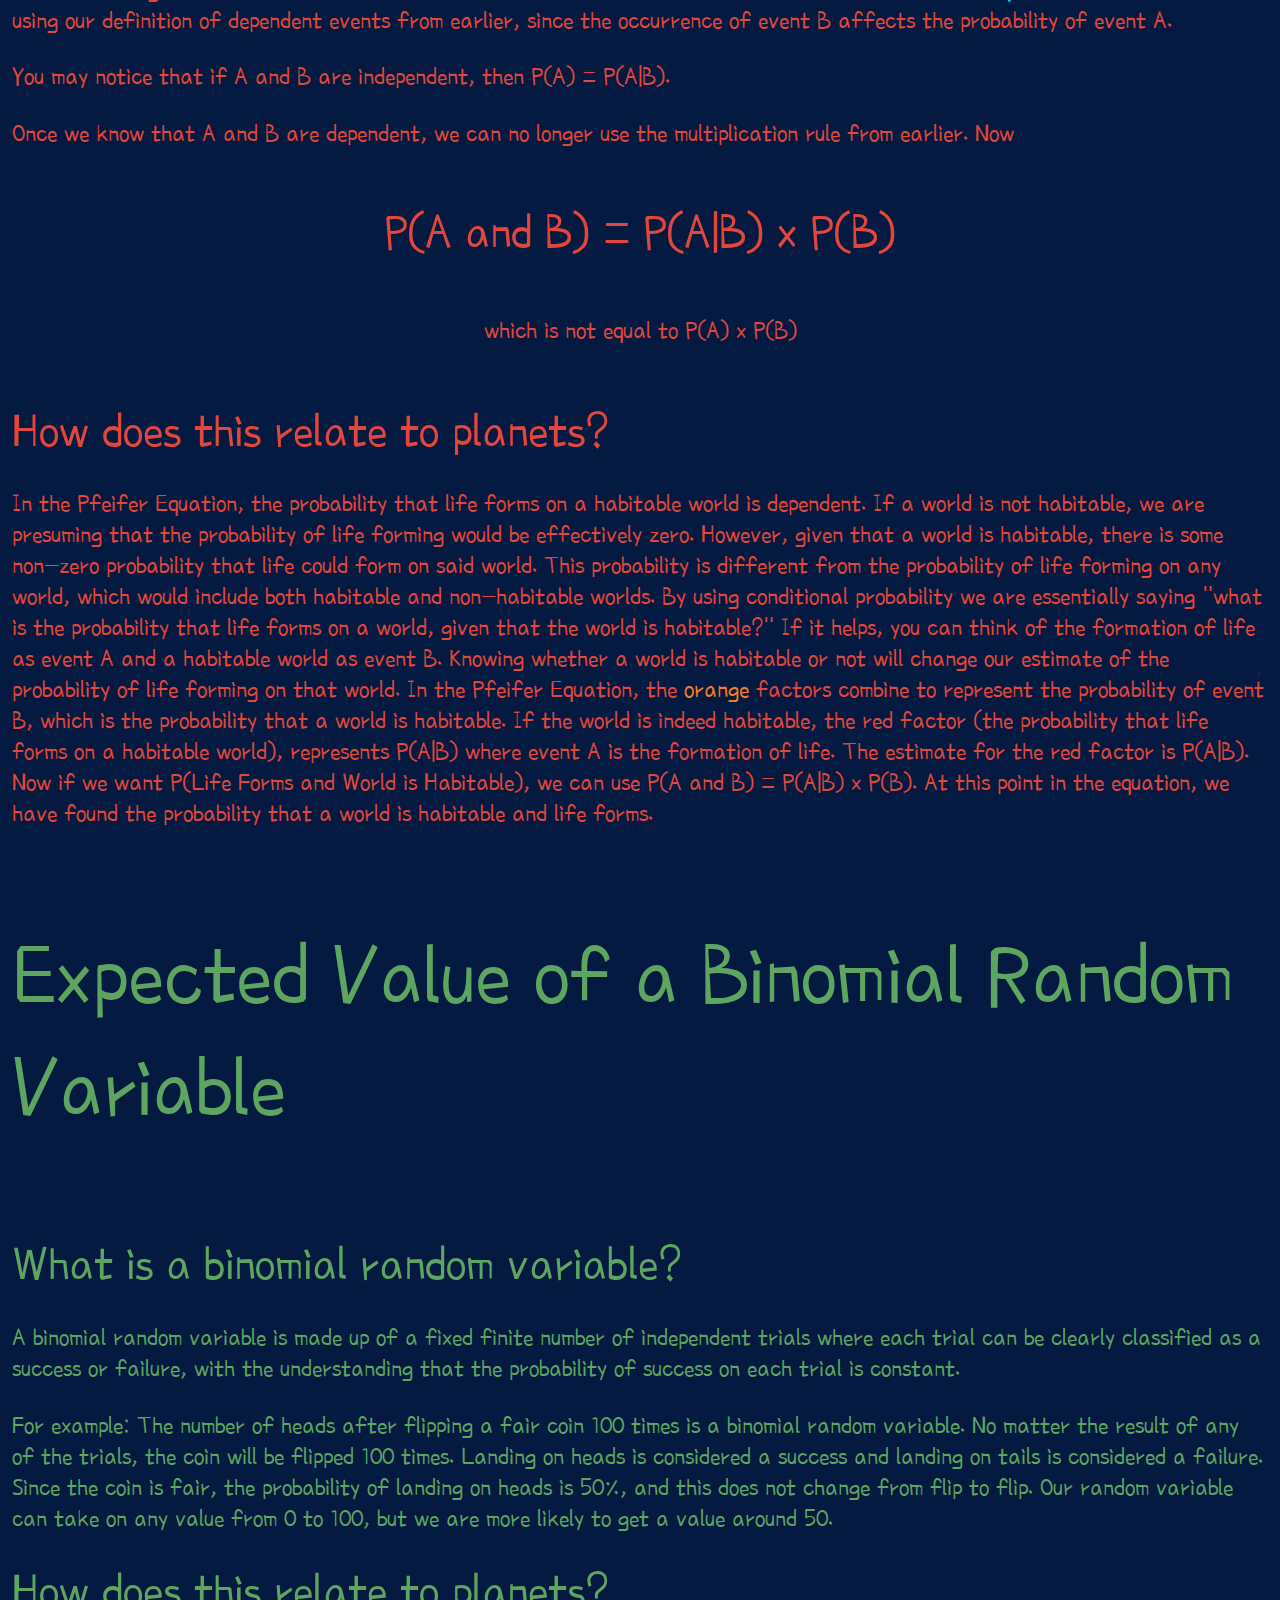
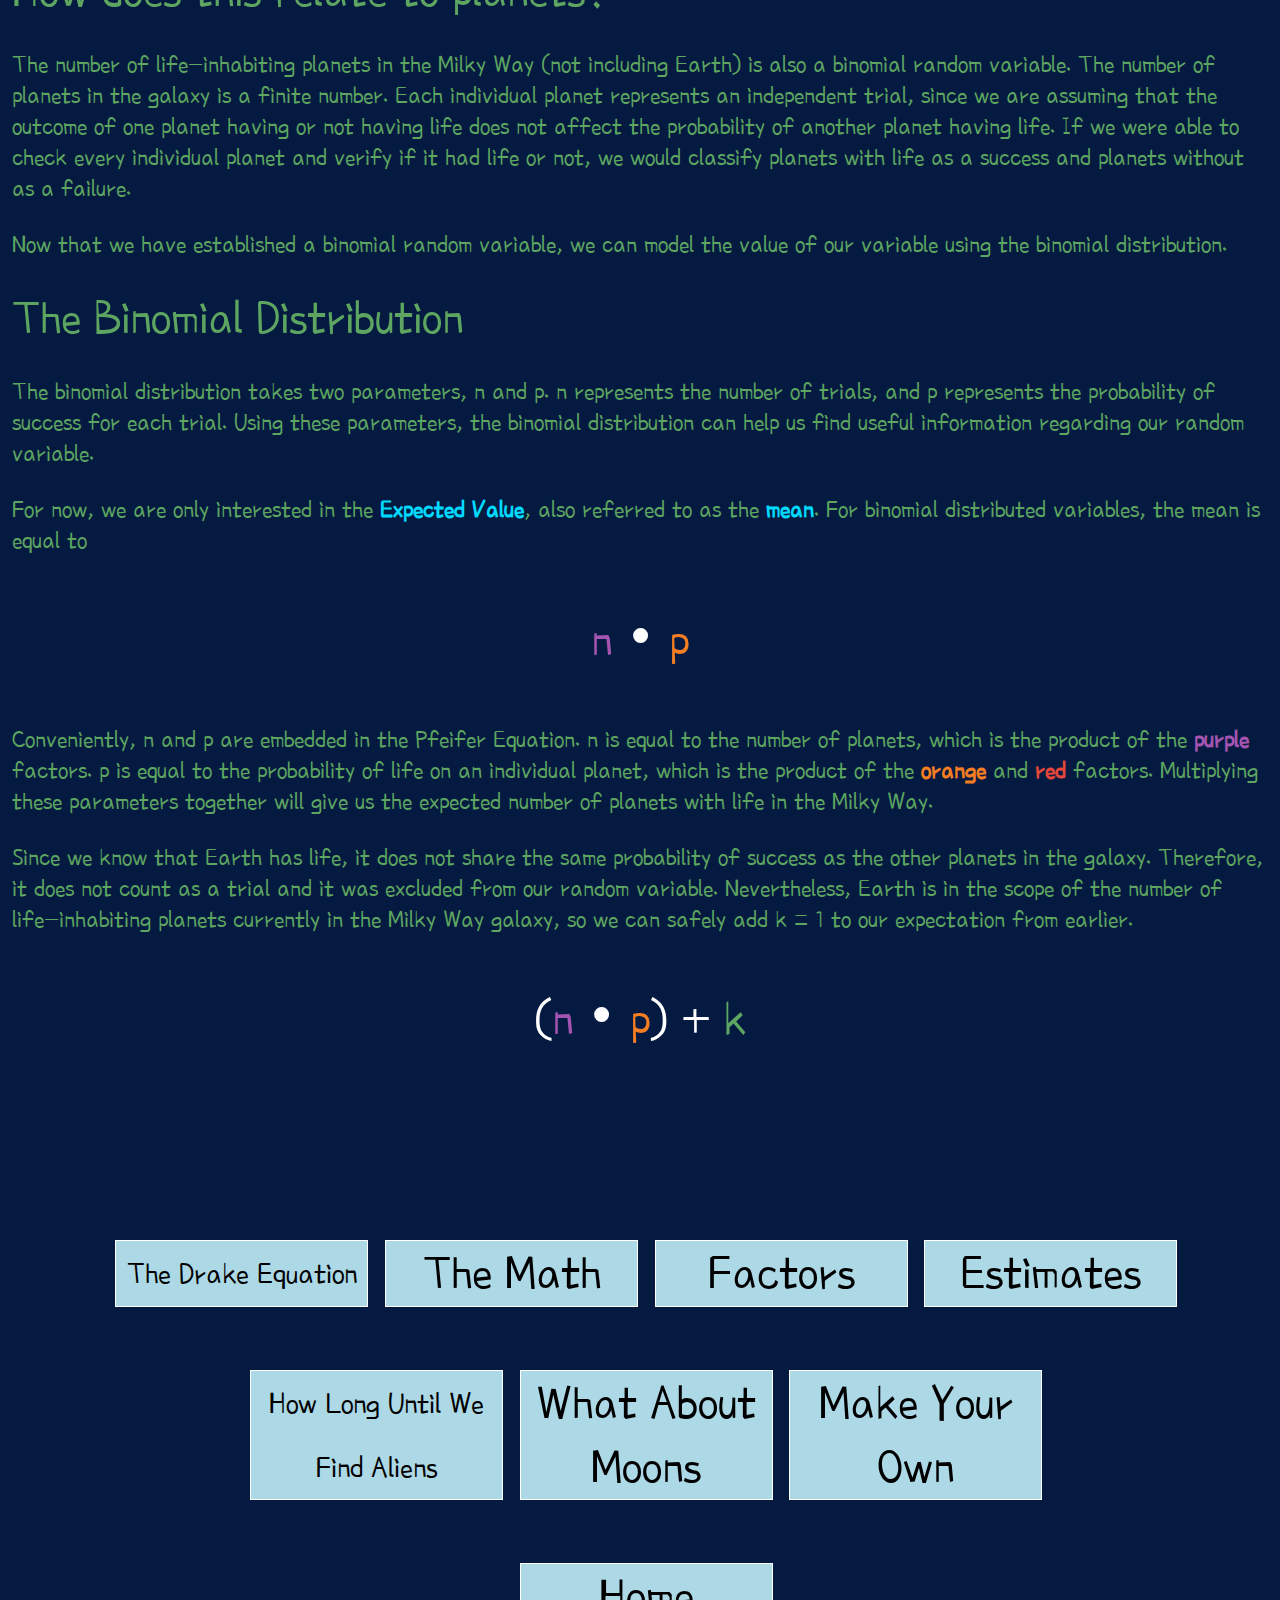
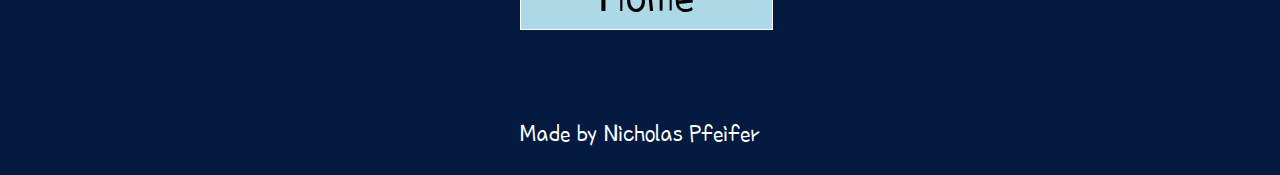
<file: resources/Supplementary Pages/The Math.html>
<!DOCTYPE html>
<html lang="en">
<head>
    <meta charset="UTF-8">
    <meta name="viewport" content="width=device-width, initial-scale=1.0">
    <title>The Pfeifer Equation | The Math</title>
    <link rel="icon" type="image/x-icon" href="../images/Fav Sc.png">
    <link rel="stylesheet" href="../index.css">
</head>
<body>
    <a href="../../index.html" class="b-link"><div id = "bar">
        <h1 id="Main">The Pfeifer Equation</h1>
        <div id = "logo">
            <div class="circle outer" id="or-s"><div class="circle inner"></div></div>
            <div class="circle outer red" id="re-s"><div class="circle inner red"></div></div>
            <div class="circle outer purple" id="pu-s"><div class="circle inner purple"></div></div>
        </div>
        </div></a>
    <h2 class="supp-head">The Math</h2>
    <h3>Multiplying Independent Events</h3>
    <h4 class="orange">What are independent events?</h4>
    <p class="orange">Two events are considered independent if the outcome of one event does not impact the outcome of the other.</p>
    <p class="orange">For example: If you were to flip a coin two times, the chances of landing on heads or tails does not change from flip to flip. 
        In other words, the outcome of the first flip does not affect the outcome of the second flip. 
        Therefore, the first flip and the second flip are considered independent events.</p>
    
    <h4>What about dependent events?</h4>
    <p>Two events are considered dependent if the outcome of one event affects the probability of the other event occurring.</p>
    <p>For example: If you were to draw 2 cards from a deck of 52 cards (without replacement), the chances of drawing hearts changes from the first draw to the second. 
        Since there are 13 cards for each suit, getting a heart on the first card has a probability of 13/52 or 1/4. 
        Now for the second card, there are only 51 cards left in the deck. 
        If we drew a heart the first time around, our chances of getting another heart would be 12/51. 
        If we drew something else on the first card, our chances of getting a heart on the second would be 13/51. 
        We see that neither of these probabilities are equivalent to the probability of drawing a heart on the first card of 13/52. 
        That means that the outcome of the first event affects the probability of the second, and thus the two events are dependent.</p>
    
    <h4 class="orange">How does this relate to planets?</h4>
    <p class="orange">Unlike flipping coins and drawing cards, when it comes to planets we cannot easily predict the probability that they will have certain attributes that we assign. 
        This is because we cannot possibly observe the entire <strong>population</strong> of planets in the galaxy or the universe due to technological constraints. 
        It is possible that certain attributes relating to planets are dependent. 
        For example, gas giants might be more likely to have magnetic fields than super earths. 
        Unfortunately, with our <strong>small sample size</strong> relative to the galaxy/universe we do not have a definitive way of knowing.</p>
    <p class="orange">For the purposes of the Pfeifer Equation, we are under the <strong>assumption</strong> that the orange factors are independent of each other.</p>
    
    <h4 class="orange">The Multiplication Rule</h4>
    <p class="orange">Once we have the probabilities of each independent event (factor), we can use the multiplication rule to find the probability that all of the events are occurring at once.</p>
    <p class="orange">The multiplication rule states: If events A and B are <strong>independent</strong> and their probabilities are denoted by P(A) and P(B) respectively, then</p>
    <p class="orange formula">P(A and B) = P(A) x P(B)</p>
    <p class="orange">This means that the probability that all factors are present for an individual planet is equal to the product of independent probabilities.</p>
    <p class="orange">For the Pfeifer Equation, we can apply the multiplication rule to the orange factors to determine the probability that a planet is habitable.</p>


    <h3 class="red">Conditional Probability</h3>
    <h4 class="red">What is Conditional Probability?</h4>
    <p class="red">When dealing with multiple events, it is possible that we gain information about the probability of one event occurring if we know the outcome of the other. 
        Conditional probability is asking the question: what is the probability of event A given the outcome of event B? 
        It is often written as P(A|B) which is the same as saying P(A given B). 
        In general</p>
    <p class="red formula">P(A|B) = P(A and B) / P(B)</p>
    <p class="red">For example: Let's say you were to draw a card from a deck of 52 cards. 
        Event A is the probability of drawing hearts, and event B is the probability of drawing a red card. 
        We know that in a deck of 52 cards, there are 26 red cards and 13 of them are hearts. 
        That means that the probability of drawing hearts is 13/52 or 1/4 and the probability of drawing a red card is 26/52 or 1/2. 
        In other words P(A) = 1/4 and P(B) = 1/2. 
        However, if we know that the card you are drawing is red, does that information change the chance of drawing a heart? 
        Yes. 
        If your card is red, it has to be either a heart or a diamond. 
        There are 13 hearts and 13 diamonds in the deck, so now the probability of your card being a heart is 13/26 or 1/2. 
        If we compare this to the formula from above, we also get 1/2. 
        13 cards are both hearts and red so P(A and B) = 13/52 or 1/4, and we know that P(B) = 1/2. 
        After dividing the two fractions we get 1/4 ÷ 1/2 = 2/4 = 1/2. 
        The probability of drawing hearts given that the card is red, denoted as P(A|B), is equal to 1/2. 
        Since we gained information from knowing that the card was red, the probability of drawing a heart is no longer 1/4. 
        In this case, we see that P(A) ≠ P(A|B). 
        This means that events A and B are <strong>dependent</strong>. 
        This makes sense using our definition of dependent events from earlier, since the occurrence of event B affects the probability of event A.</p>
    <p class="red">You may notice that if A and B are independent, then P(A) = P(A|B).</p>
    <p class="red">Once we know that A and B are dependent, we can no longer use the multiplication rule from earlier. Now</p>
    <p class="red formula">P(A and B) = P(A|B) x P(B)</p>
    <p class="caption red">which is not equal to P(A) x P(B)</p>
    <h4 class="red">How does this relate to planets?</h4>
    <p class="red">In the Pfeifer Equation, the probability that life forms on a habitable world is dependent. 
        If a world is not habitable, we are presuming that the probability of life forming would be effectively zero. 
        However, given that a world is habitable, there is some non-zero probability that life could form on said world. 
        This probability is different from the probability of life forming on any world, which would include both habitable and non-habitable worlds. 
        By using conditional probability we are essentially saying "what is the probability that life forms on a world, given that the world is habitable?" 
        If it helps, you can think of the formation of life as event A and a habitable world as event B. 
        Knowing whether a world is habitable or not will change our estimate of the probability of life forming on that world. 
        In the Pfeifer Equation, the <span class="orange">orange</span> factors combine to represent the probability of event B, which is the probability that a world is habitable. 
        If the world is indeed habitable, the red factor (the probability that life forms on a habitable world), represents P(A|B) where event A is the formation of life. 
        The estimate for the red factor is P(A|B). 
        Now if we want P(Life Forms and World is Habitable), we can use P(A and B) = P(A|B) x P(B). 
        At this point in the equation, we have found the probability that a world is habitable and life forms.</p>


    <h3 class="green">Expected Value of a Binomial Random Variable</h3>
    <h4 class="green">What is a binomial random variable?</h4>
    <p class="green">A binomial random variable is made up of a fixed finite number of independent trials where each trial can be clearly classified as a success or failure, with the understanding that the probability of success on each trial is constant.</p>
    <p class="green">For example: The number of heads after flipping a fair coin 100 times is a binomial random variable. 
        No matter the result of any of the trials, the coin will be flipped 100 times. 
        Landing on heads is considered a success and landing on tails is considered a failure. 
        Since the coin is fair, the probability of landing on heads is 50%, and this does not change from flip to flip. 
        Our random variable can take on any value from 0 to 100, but we are more likely to get a value around 50.</p>

    <h4 class="green">How does this relate to planets?</h4>
    <p class="green">The number of life-inhabiting planets in the Milky Way (not including Earth) is also a binomial random variable. 
        The number of planets in the galaxy is a finite number. 
        Each individual planet represents an independent trial, since we are assuming that the outcome of one planet having or not having life does not affect the probability of another planet having life. 
        If we were able to check every individual planet and verify if it had life or not, we would classify planets with life as a success and planets without as a failure.</p>
    <p class="green">Now that we have established a binomial random variable, we can model the value of our variable using the binomial distribution.</p>

    <h4 class="green">The Binomial Distribution</h4>
    <p class="green">The binomial distribution takes two parameters, n and p. 
        n represents the number of trials, and p represents the probability of success for each trial. 
        Using these parameters, the binomial distribution can help us find useful information regarding our random variable.</p>
    <p class="green">For now, we are only interested in the <strong>Expected Value</strong>, also referred to as the <strong>mean</strong>. For binomial distributed variables, the mean is equal to</p>
    <p class="formula"><span class="purple">n</span> &#x2022 <span class="orange">p</span></p>
    <p class="green">Conveniently, n and p are embedded in the Pfeifer Equation. 
        n is equal to the number of planets, which is the product of the <strong class="purple">purple</strong> factors. 
        p is equal to the probability of life on an individual planet, which is the product of the <strong class="orange">orange</strong> and <strong class="red">red</strong> factors. 
        Multiplying these parameters together will give us the expected number of planets with life in the Milky Way.</p>
    <p class="green">Since we know that Earth has life, it does not share the same probability of success as the other planets in the galaxy. 
        Therefore, it does not count as a trial and it was excluded from our random variable. 
        Nevertheless, Earth is in the scope of the number of life-inhabiting planets currently in the Milky Way galaxy, so we can safely add k = 1 to our expectation from earlier.</p>
    <p class=" formula">(<span class="purple">n</span> &#x2022 <span class="orange">p</span>) + <span class="green">k</span></p>

    <div class="buttons">
        <a href="./Drake Equation.html" class="button"><div id = "TDE">The Drake Equation</div></a>
        <a href="./The Math.html" class="button">The Math</a>
        <a href="./Factors.html" class="button">Factors</a>
        <a href="./Estimates.html" class="button">Estimates</a>
        <a href="./Find Aliens.html" class="button" id="HL">How Long Until We Find Aliens</a>
        <a href="./What About Moons.html" class="button" id="WAM">What About Moons</a>
        <a href="./Make Your Own.html" class="button" id="MYO">Make Your Own</a>
        <br>
        <a href="../../index.html" class="button">Home</a>
    </div>

    <p class="foot">Made by Nicholas Pfeifer</p>
</body>
</html>
</file>
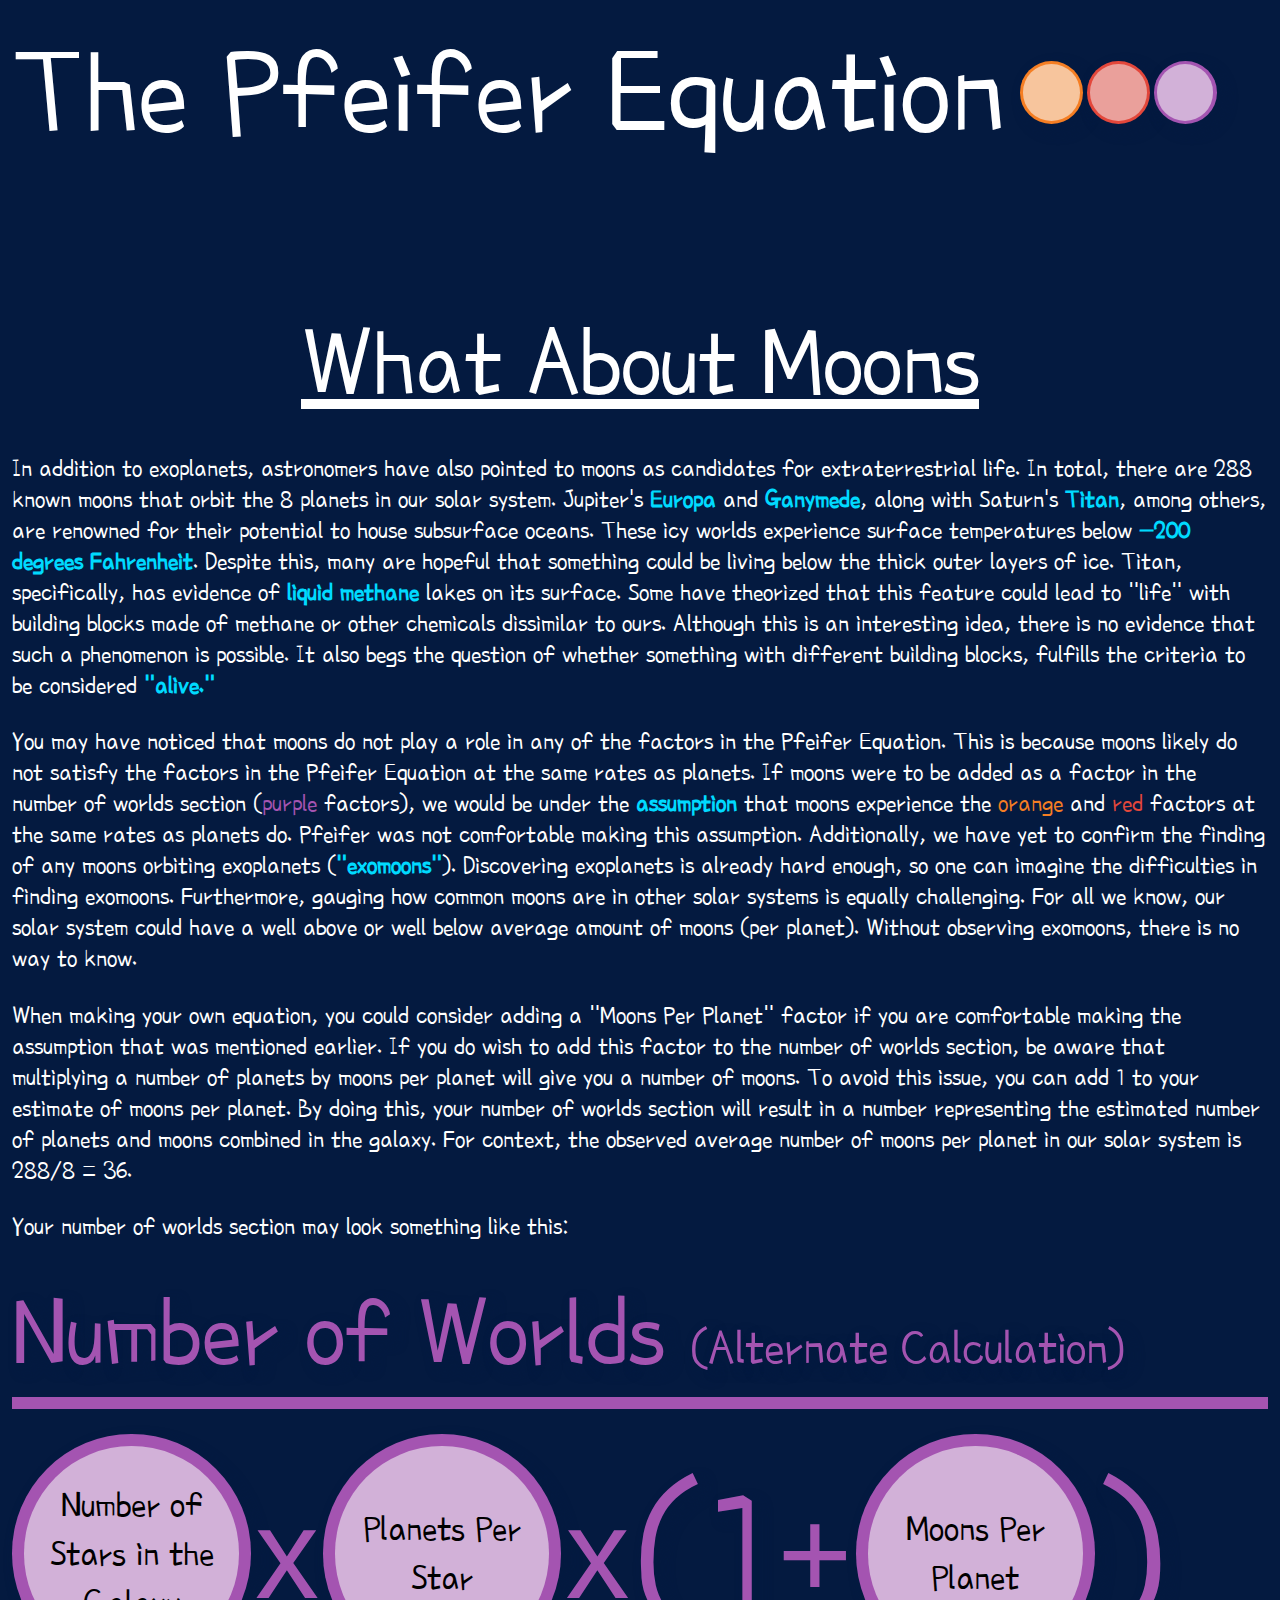
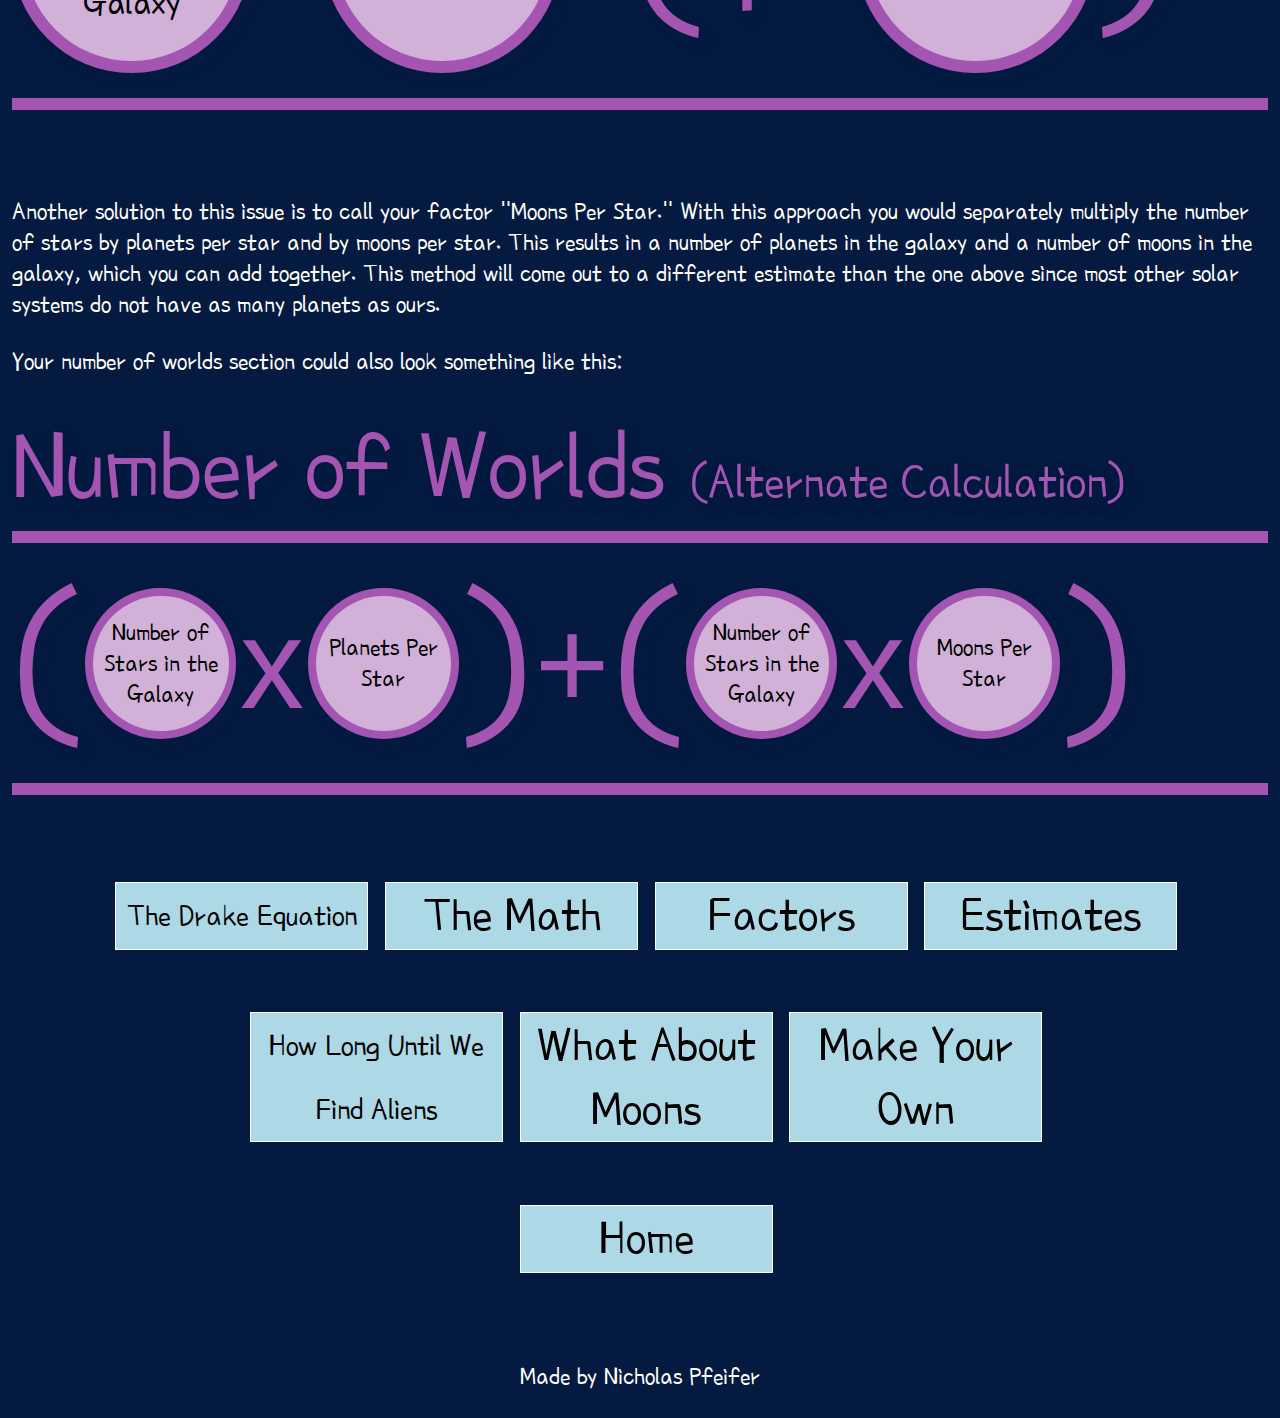
<file: resources/Supplementary Pages/What About Moons.html>
<!DOCTYPE html>
<html lang="en">
<head>
    <meta charset="UTF-8">
    <meta name="viewport" content="width=device-width, initial-scale=1.0">
    <title>The Pfeifer Equation | What About Moons</title>
    <link rel="icon" type="image/x-icon" href="../images/Fav Sc.png">
    <link rel="stylesheet" href="../index.css">
</head>
<body>
    <a href="../../index.html" class="b-link"><div id = "bar">
        <h1 id="Main">The Pfeifer Equation</h1>
        <div id = "logo">
            <div class="circle outer" id="or-s"><div class="circle inner"></div></div>
            <div class="circle outer red" id="re-s"><div class="circle inner red"></div></div>
            <div class="circle outer purple" id="pu-s"><div class="circle inner purple"></div></div>
        </div>
        </div></a>
    <h2 class="supp-head">What About Moons</h2>

    <p>In addition to exoplanets, astronomers have also pointed to moons as candidates for extraterrestrial life. 
        In total, there are 288 known moons that orbit the 8 planets in our solar system. 
        Jupiter's <strong>Europa</strong> and <strong>Ganymede</strong>, along with Saturn's <strong>Titan</strong>, among others, are renowned for their potential to house subsurface oceans. 
        These icy worlds experience surface temperatures below <strong>-200 degrees Fahrenheit</strong>. 
        Despite this, many are hopeful that something could be living below the thick outer layers of ice. 
        Titan, specifically, has evidence of <strong>liquid methane</strong> lakes on its surface. 
        Some have theorized that this feature could lead to "life" with building blocks made of methane or other chemicals dissimilar to ours. 
        Although this is an interesting idea, there is no evidence that such a phenomenon is possible. 
        It also begs the question of whether something with different building blocks, fulfills the criteria to be considered <strong>"alive."</strong></p>

    <p>You may have noticed that moons do not play a role in any of the factors in the Pfeifer Equation. 
        This is because moons likely do not satisfy the factors in the Pfeifer Equation at the same rates as planets. 
        If moons were to be added as a factor in the number of worlds section (<span class="purple">purple</span> factors), we would be under the <strong>assumption</strong> that moons experience the <span class="orange">orange</span> and <span class="red">red</span> factors at the same rates as planets do. 
        Pfeifer was not comfortable making this assumption. 
        Additionally, we have yet to confirm the finding of any moons orbiting exoplanets (<strong>"exomoons"</strong>). 
        Discovering exoplanets is already hard enough, so one can imagine the difficulties in finding exomoons. 
        Furthermore, gauging how common moons are in other solar systems is equally challenging. 
        For all we know, our solar system could have a well above or well below average amount of moons (per planet). 
        Without observing exomoons, there is no way to know.</p>

    <p>When making your own equation, you could consider adding a "Moons Per Planet" factor if you are comfortable making the assumption that was mentioned earlier. 
        If you do wish to add this factor to the number of worlds section, be aware that multiplying a number of planets by moons per planet will give you a number of moons. 
        To avoid this issue, you can add 1 to your estimate of moons per planet. 
        By doing this, your number of worlds section will result in a number representing the estimated number of planets and moons combined in the galaxy. 
        For context, the observed average number of moons per planet in our solar system is 288/8 = 36.</p>
    
    <p>Your number of worlds section may look something like this:</p>
    <h2 class="purple" id="moons-now">Number of Worlds <span class="m-small">(Alternate Calculation)</span></h2>
    <div class="circle outer purple moons"><div class="circle inner purple">
        Number of Stars in the Galaxy
    </div></div>
    <div class="operator x purple">x</div>
    <div class="circle outer purple moons"><div class="circle inner purple">
        Planets Per Star
    </div></div>
    <div class="operator x purple">x</div>
    <div class="result purple">(</div>
    <div class="result purple">1</div>
    <div class="operator = purple">+</div>
    <div class="circle outer purple moons"><div class="circle inner purple">
        Moons Per Planet
    </div></div>
    <div class="result purple">)</div>

    <p class="pb">Another solution to this issue is to call your factor "Moons Per Star." 
        With this approach you would separately multiply the number of stars by planets per star and by moons per star. 
        This results in a number of planets in the galaxy and a number of moons in the galaxy, which you can add together. 
        This method will come out to a different estimate than the one above since most other solar systems do not have as many planets as ours.</p>
    <p>Your number of worlds section could also look something like this:</p>

    <h2 class="purple" id="moons-now">Number of Worlds <span class="m-small">(Alternate Calculation)</span></h2>
    <div class="result purple">(</div>
    <div class="circle outer purple moons-b"><div class="circle inner purple s-b">
        Number of Stars in the Galaxy
    </div></div>
    <div class="operator x purple">x</div>
    <div class="circle outer purple moons-b"><div class="circle inner purple s-b">
        Planets Per Star
    </div></div>
    <div class="result purple">)</div>
    <div class="operator = purple">+</div>
    <div class="result purple">(</div>
    <div class="circle outer purple moons-b"><div class="circle inner purple s-b">
        Number of Stars in the Galaxy
    </div></div>
    <div class="operator x purple">x</div>
    <div class="circle outer purple moons-b"><div class="circle inner purple s-b">
        Moons Per <br>Star
    </div></div>
    <div class="result purple">)</div>

    <div class="buttons pb">
        <a href="./Drake Equation.html" class="button"><div id = "TDE">The Drake Equation</div></a>
        <a href="./The Math.html" class="button">The Math</a>
        <a href="./Factors.html" class="button">Factors</a>
        <a href="./Estimates.html" class="button">Estimates</a>
        <a href="./Find Aliens.html" class="button" id="HL">How Long Until We Find Aliens</a>
        <a href="./What About Moons.html" class="button" id="WAM">What About Moons</a>
        <a href="./Make Your Own.html" class="button" id="MYO">Make Your Own</a>
        <br>
        <a href="../../index.html" class="button">Home</a>
    </div>
    
    <p class="foot">Made by Nicholas Pfeifer</p>

</body>
</html>
</file>
<file: resources/index.css>
/* {
    border-color: red;
    border-style: solid;
    color: white;
}*/

body {
    background-color: #041A40;
    margin: 0.9756vw;
}

.b-link {
    text-decoration: none;
}

#bar {
    margin-bottom: 10%;
}

#Main {
    font-family: "Poor Story", system-ui;
    font-weight: 400;
    font-style: normal;
    color: #FFFFFF;
    font-size: 10vw;
    display: inline;
    vertical-align: middle;
    margin-right: 1vw;
}

#logo {
    display: inline;
}

#or-s, #re-s, #pu-s {
    width: 5%;
}

#s-1 {
    font-size: 7vw;
}

#sub-main {
    font-size: 2vw;
    text-align: center;
    margin-top: 0%;
    margin-bottom: 10%;
}

.polka {
    background-image: 
      radial-gradient(rgb(255, 255, 255) 5%, transparent 5%),
      radial-gradient(rgb(255, 255, 255) 5%, transparent 5%);
    background-position: 1.11vw 1.11vw, 11.11vw 11.11vw;
    background-size: 20vw 20vw;
    background-color: #041A40;
    
  }

.circle {
    width: 25%;
    aspect-ratio: 1/1;
    background-color: #f57e23;
    border-radius: 50%;
    vertical-align: middle;
}

.outer {
    display: inline-flex;
    justify-content: center;
    align-items: center;
    margin-top: 2%;
    margin-bottom: 2%; /* Maybe on this one */
    box-shadow: .5vw .5vw 1vw #041A40
}

.inner {
    width: 90%;
    background-color: #f7c59d;
    display: flex;
    justify-content: center;
    align-items: center;
    font-size: 3vw;
    text-align: center;
    font-family: "Poor Story", system-ui;
    font-weight: 400;
    font-style: normal;
}

.operator {
    width: 8%;
    text-align: center;
    font-size: 10vw;
    color: #f57e23;
    font-family: sans-serif;
    display: inline;
    vertical-align: middle;
}

.result {
    display: inline;
    font-size: 15vw;
    vertical-align: middle;
    color: #f57e23;
    font-family: "Poor Story", system-ui;
    font-weight: 400;
    font-style: normal;
}

.outer.purple{
    background-color: #A454B1;
}

.inner.purple {
    background-color: #D2B1D8;
}

.operator.purple, .result.purple, h2.purple, span.purple, li.purple, strong.purple, h3.purple, p.purple {
    color: #A454B1;
}

.outer.red {
    background-color: #E3473B;
}

.inner.red {
    background-color: #EAA09B;
}

h2.red, .operator.red, .result.red, h3.red, h4.red, p.red, li.red, span.red, strong.red, th.red {
    color:#E3473B
}

.or-re {
    background-image: linear-gradient(to left, #E3473B , #f57e23);
    -webkit-background-clip: text;
    -moz-background-clip: text;
    background-clip: text;
    color: transparent;
}

.re-pr {
    background-image: linear-gradient(to left, #A454B1, #E3473B);
    -webkit-background-clip: text;
    -moz-background-clip: text;
    background-clip: text;
    color: transparent;
}

.pr-gr {
    background-image: linear-gradient(to left, #5DA560, #A454B1);
    -webkit-background-clip: text;
    -moz-background-clip: text;
    background-clip: text;
    color: transparent;
}

.result.green, h2.green, h3.green, span.green, .green {
    color: #5DA560;
}

.white {
    color: #FFFFFF;
}

.outer.green {
    background-color: #5DA560;
}

.inner.green {
    color: #000000;
    background-color: #C1D4C1;
}

@font-face {
    font-family: "Poor Story";
    src: url(./fonts/PoorStory-Regular.ttf) format("truetype");
}

h2 {
    font-family: "Poor Story", system-ui;
    font-weight: 400;
    font-style: normal;
    color: #f57e23;
    font-size: 8vw;
    /*text-align: center;*/
    /*backdrop-filter: blur(2px);this looks decent*/
    border-bottom: solid 1vw;
    margin-top: 0%;
    margin-bottom: 0%;
    padding-top: 6.9%;
}

h2.red {
    border-top: solid #f57e23 1vw;
}

h2.purple {
    border-top: solid #E3473B 1vw;
}

h2.green {
    border-top: solid #A454B1 1vw;
}

h2, .result {
    text-shadow: .5vw .5vw 1vw #041A40;
}

#tstb {
    font-size: 14vw;
}

#About {
    color: #FFFFFF;
}

p {
    font-family: "Poor Story", system-ui;
    font-weight: 400;
    font-style: normal;
    color: #FFFFFF;
    font-size: 2vw;
}

#Alone {
    border-top: solid #5DA560 1vw;
    text-align: center;
    padding-top: 20%;
    font-size: 2vw;
    margin-top: 0%;
}

strong {
    color: #00DAFF;
}

.i-link {
    text-decoration-color: #00DAFF;
}

.buttons {
    text-align: center;
    margin-top: 15%;
}

.button {
    border: solid .1vw white;
    width: 20%;
    color: black;
    background-color: lightblue;
    text-align: center;
    font-family: "Poor Story", system-ui;
    font-weight: 400;
    font-style: normal;
    font-size: 4vw;
    display: inline-block;
    margin-bottom:5%;
    aspect-ratio: 3.829/1;
    vertical-align: middle;
    line-height: 5vw;
    margin-left: 1%;
    text-decoration: none;
}

.button:hover {
    background-color: #f7c59d;
}

#TDE {
    font-size: 2.5vw;
}

#HL {
    font-size: 2.5vw;
}

.foot {
    text-align: center;
}

.supp-head {
    border: 0;
    color: #FFFFFF;
    text-decoration: underline;
    text-shadow: none;
    padding: 0;
    text-align: center;
}

h3 {
    font-family: "Poor Story", system-ui;
    font-weight: 400;
    font-style: normal;
    color: #f57e23;
    font-size: 7vw;
}

.formula {
    text-align: center;
    font-size: 4vw;
}

.caption {
    text-align: center;
    margin-bottom: 4.16%;
}

ul, ol {
    font-family: "Poor Story", system-ui;
    font-weight: 400;
    font-style: normal;
    color: #FFFFFF;
    font-size: 2vw;
}

span.orange, li.orange, p.orange, h4.orange, strong.orange{
    color: #f57e23;
}

h4 {
    font-family: "Poor Story", system-ui;
    font-weight: 400;
    font-style: normal;
    color: #FFFFFF;
    font-size: 4vw;
    margin: 0;
}

.centered {
    text-align: center;
}

table {
    font-family: "Poor Story", system-ui;
    font-weight: 400;
    font-style: normal;
    color: #FFFFFF;
    font-size: 2vw;
    border-collapse: collapse;
    width: 60%;
    text-align: center;
    background: linear-gradient(to bottom right, #041A40, #E3473B);
}

.c-table {
    margin-left: auto;
    margin-right: auto;
}

td {
    border: .1vw solid white;
}

th {
    background-color: #041A40;
}

caption {
    text-indent: 10vw;
}

#moons-now {
    border-top: none;
    padding-top: 0%;
}

.small {
    font-size: 12vw;
}

.pb {
    border-top: solid #A454B1 1vw;
    margin-top: 0%;
    padding-top: 6.9%;
}

.moons {
    width: 19%;
}

.moons-b {
    width: 12%;
}

.s-b {
    font-size: 2vw;
}

.m-small {
    font-size: 4vw;
}

input {
    width: 15vw;
    height: 3vw;
    font-size: 3vw;
    text-align: center;
    font-family: "Poor Story", system-ui;
    border-style: solid;
    border-width: 0.2vw;
    border-color: black;
}

.with-input {
    display: block;
    align-content: center;
}

#submit-button {
    display: block;
    margin: auto;
    margin-top: 10%;
    width: 40%;
    height: 10vw;
    background-color:#C1D4C1 ;
    border-radius: 50%;
    border-color: #5DA560;
    border-width: 0.9vw;
    border-style: solid;
    cursor: pointer;
    color: black;
}

#result {
    color: #5DA560;
}

#result, #result2, #result3, #result4, #result5, #result6 {
    text-align: center;
}

#result4 {
    color: #A454B1;
}

#result6 {
    color: #E3473B;
}

#add-orange, #add-red, #add-purple, #add-green {
    display: inline-block;
    border-radius: 10%;
    border-width: 0.9vw;
    border-style: solid;
    width: 20%;
    color: black;
    text-align: center;
    font-family: "Poor Story", system-ui;
    font-weight: 400;
    font-style: normal;
    font-size: 4vw;
    line-height: 5vw;
    margin-left: 1%;
    text-decoration: none;
    cursor: pointer;
}

#add-orange {
    background-color: #f7c59d;
    border-color: #f57e23;
}

#add-red {
    background-color: #EAA09B;
    border-color: #E3473B;    
}

#add-purple {
    background-color: #D2B1D8;
    border-color: #A454B1;
}

#add-green {
    background-color: #C1D4C1;
    border-color: #5DA560;
}

#add-factors {
    text-align: center;
}

#remove-factor {
    display: flex;
    background-color: white;
    width: 20%;
    border-radius: 10%;
    border-width: 0.9vw;
    border-style: solid;
    border-color: darkgrey;
    text-align: center;
    font-family: "Poor Story", system-ui;
    font-weight: 400;
    font-style: normal;
    font-size: 4vw;
    line-height: 5vw;
    margin: 4% auto;
    align-items: center;
    cursor: pointer;
}

#remove-icon {
    font-size: 8vw;
    margin-right: 12%;
    margin-bottom: 8%;
}
</file>
